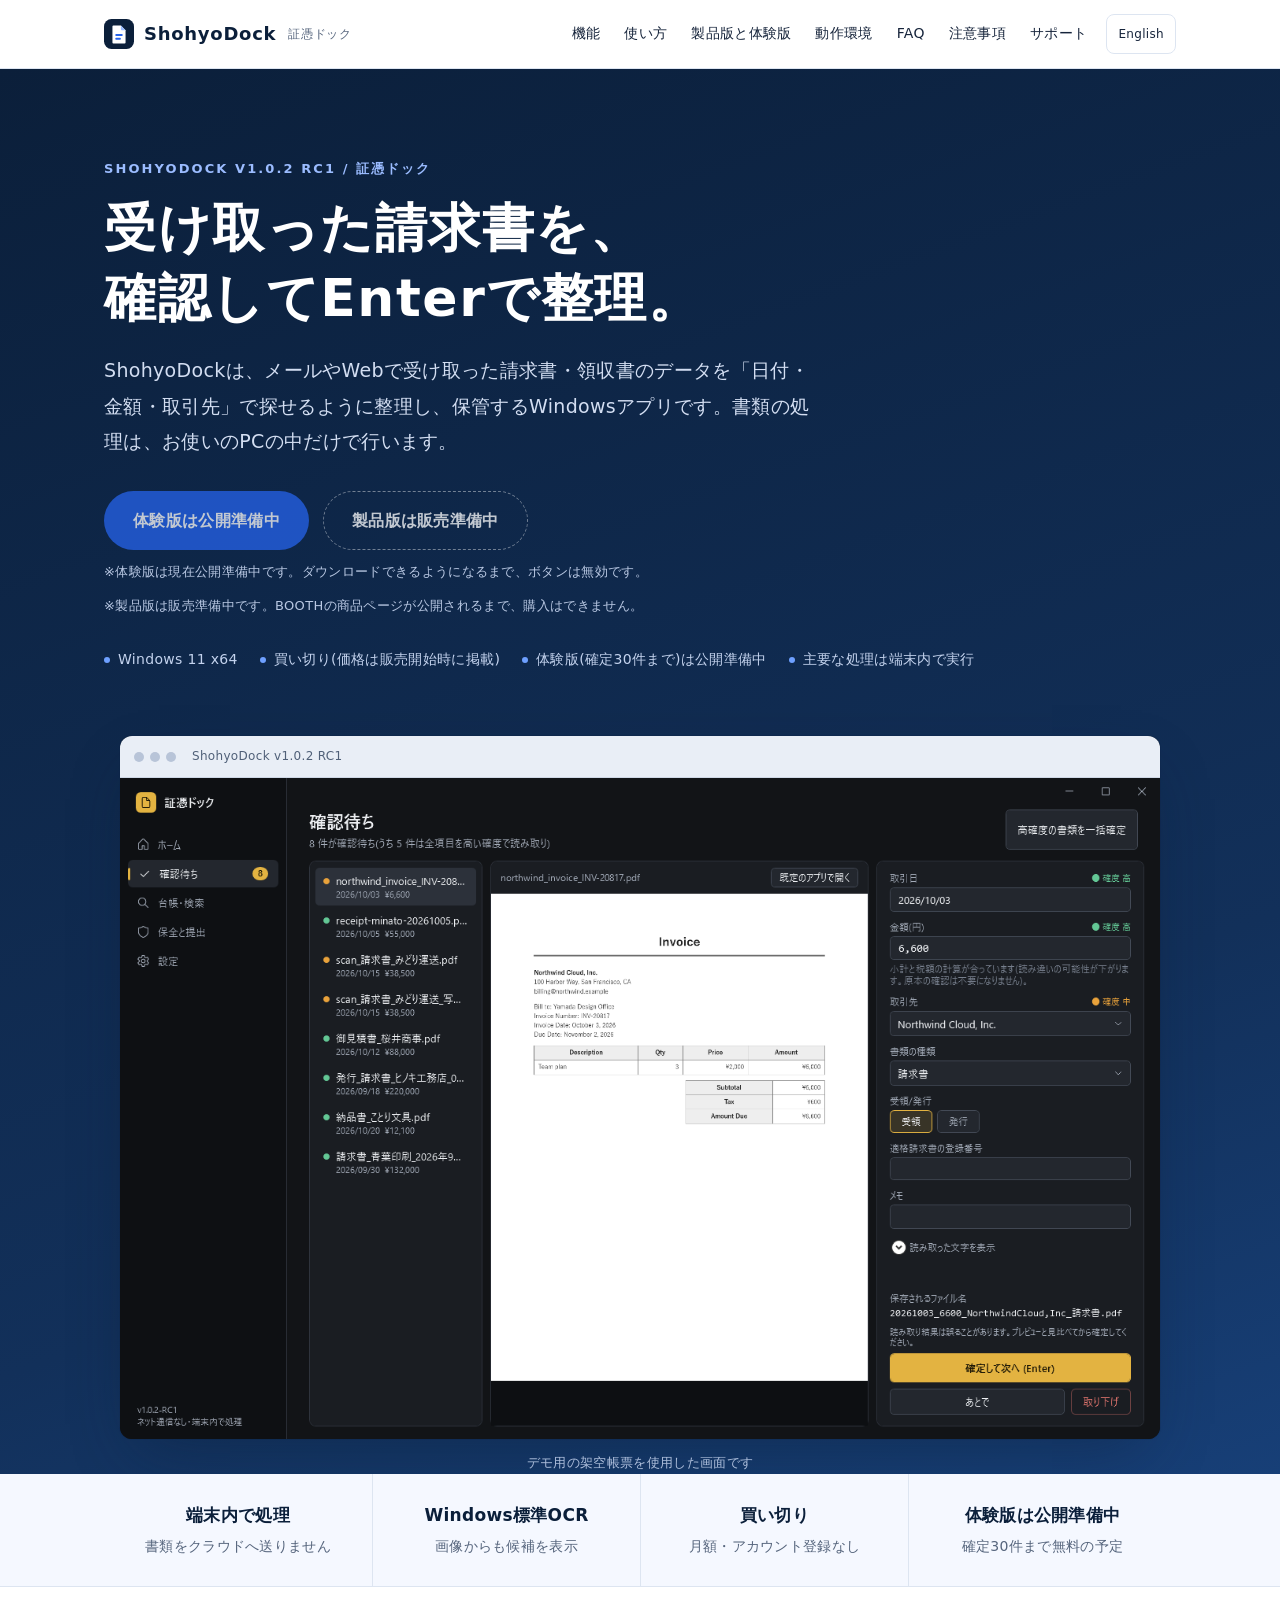
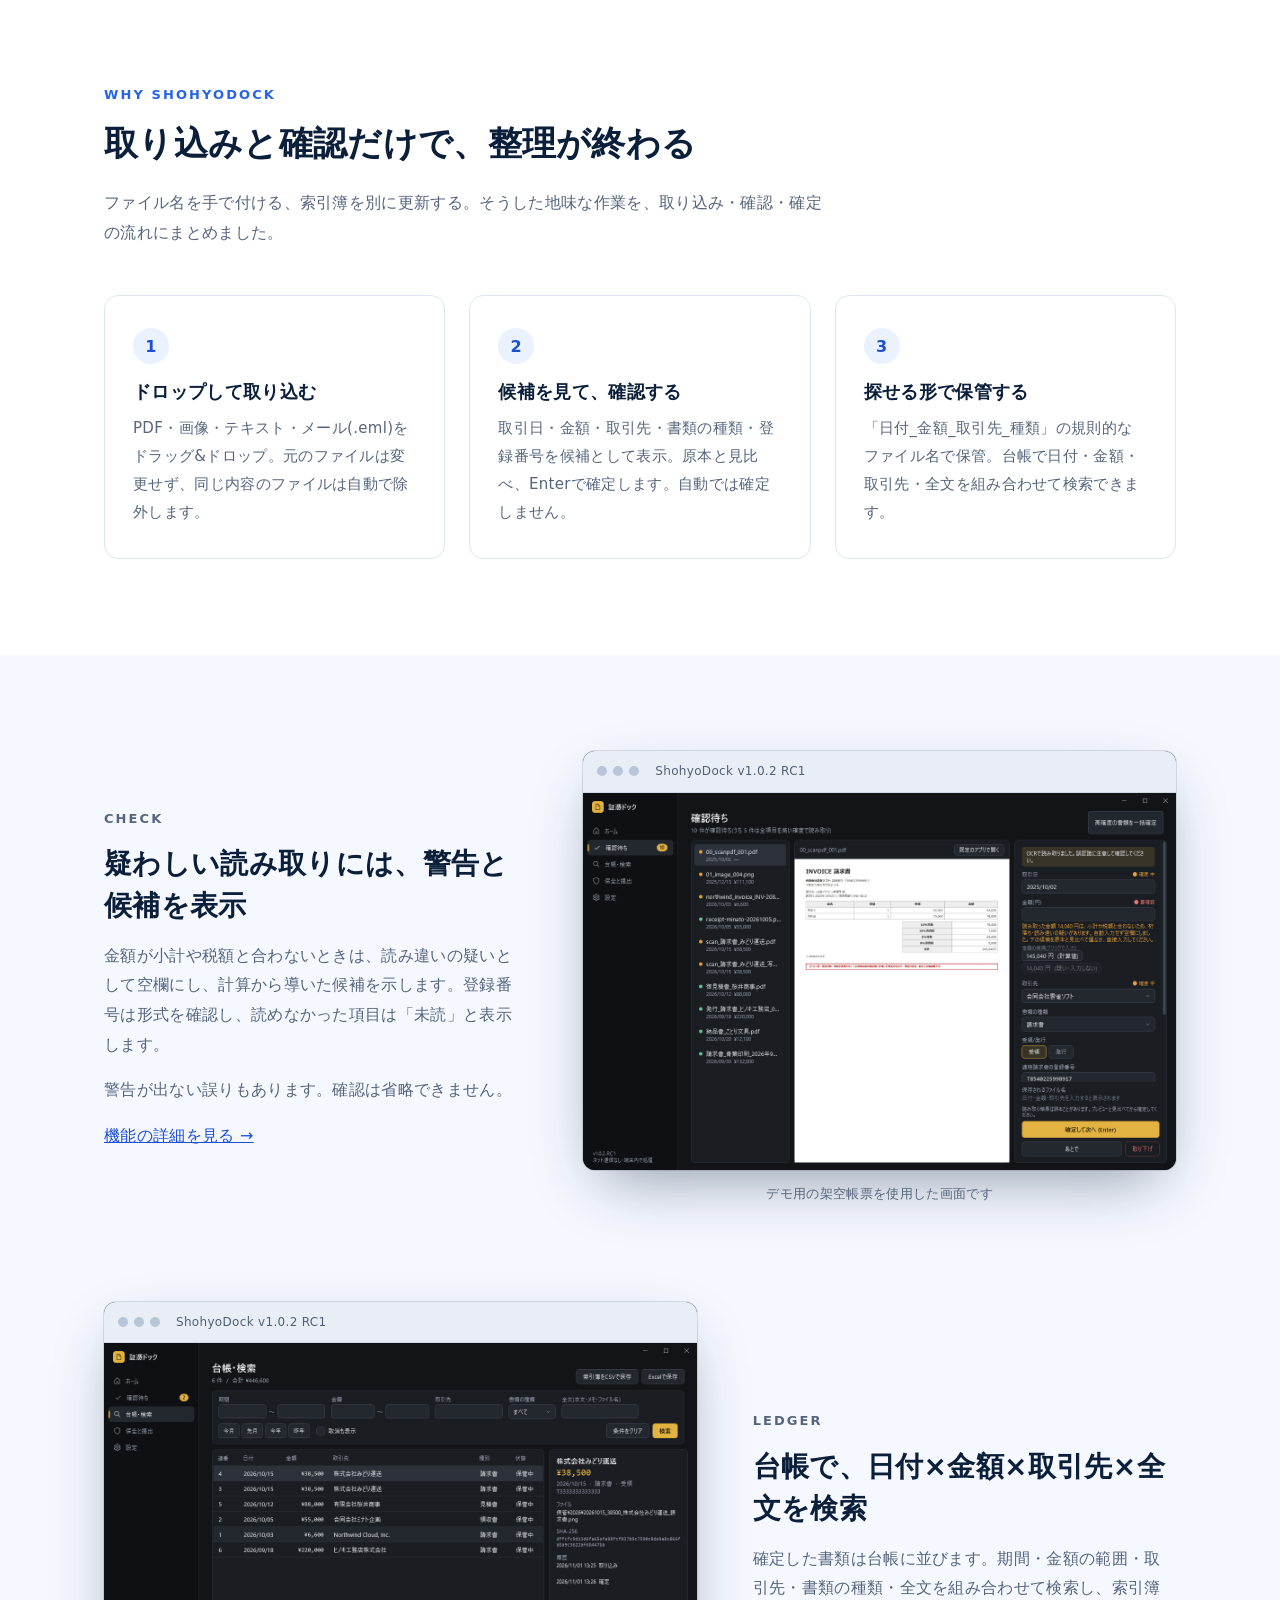
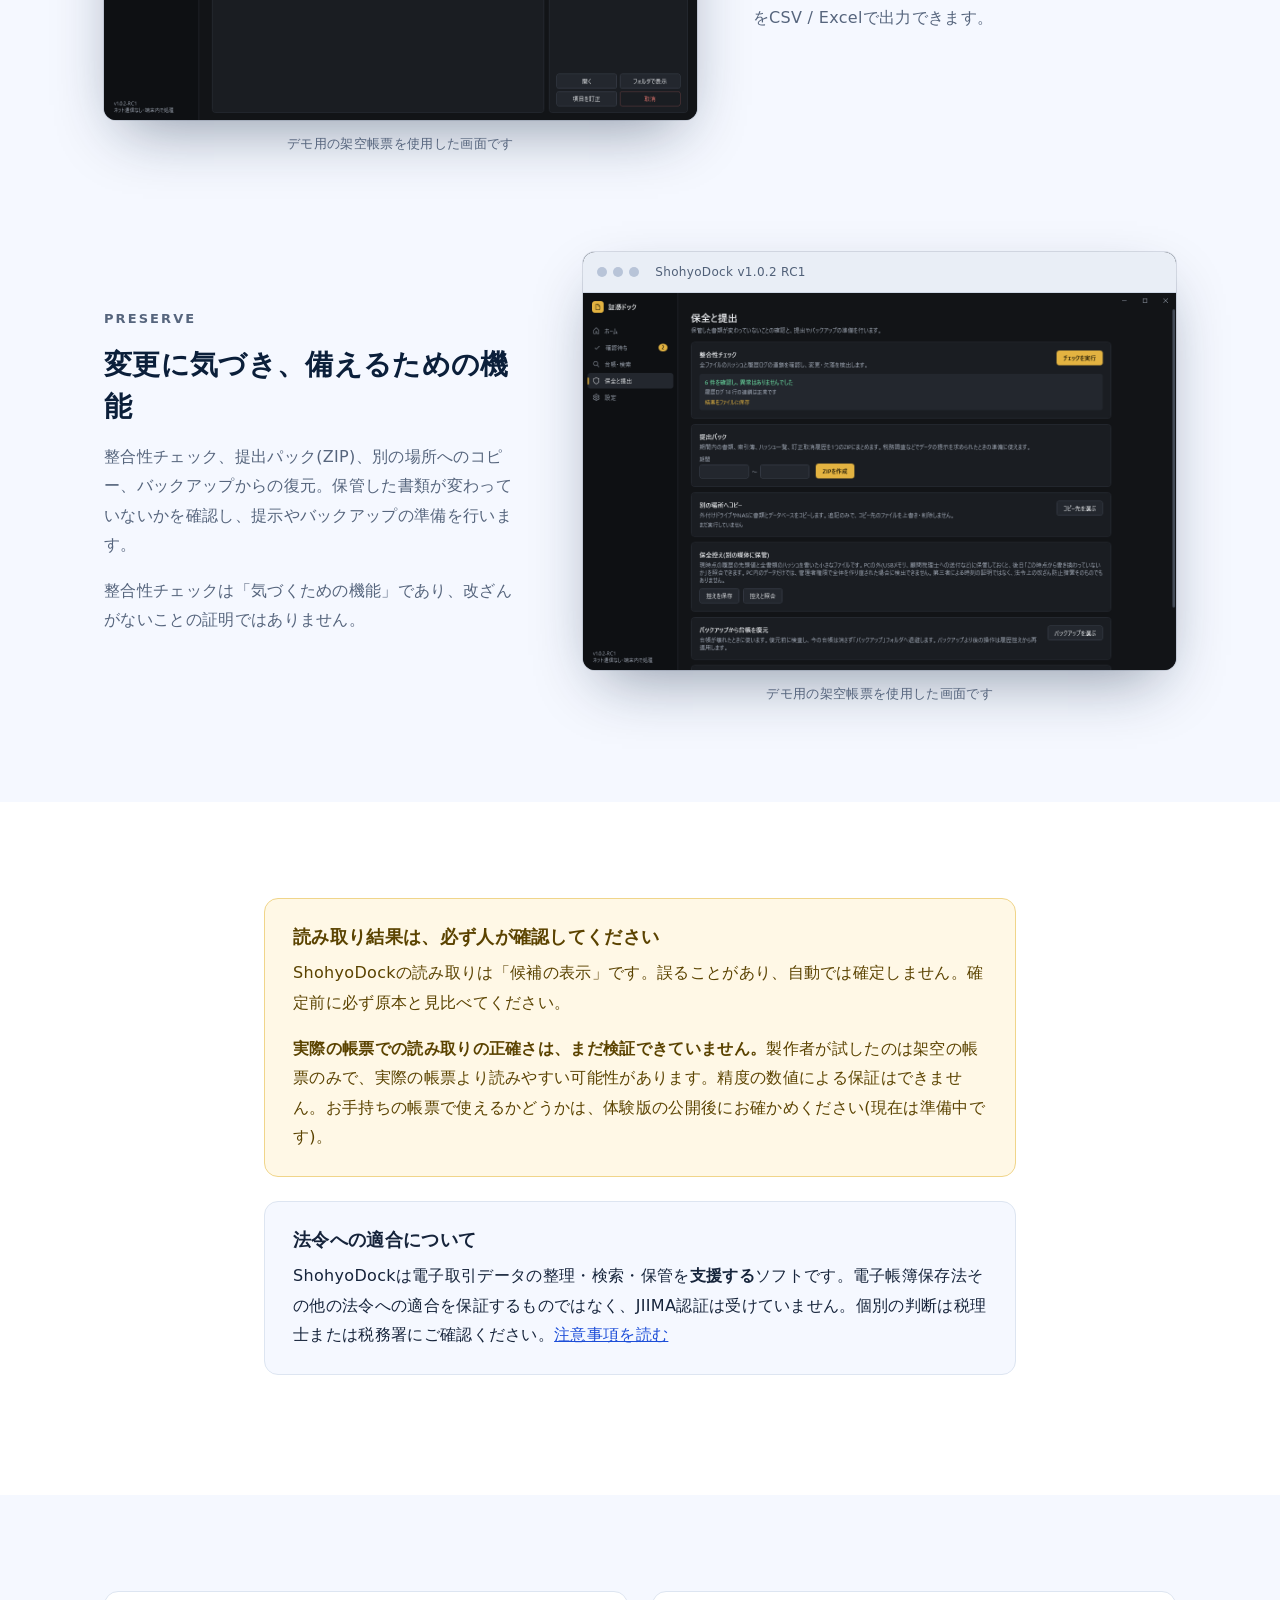
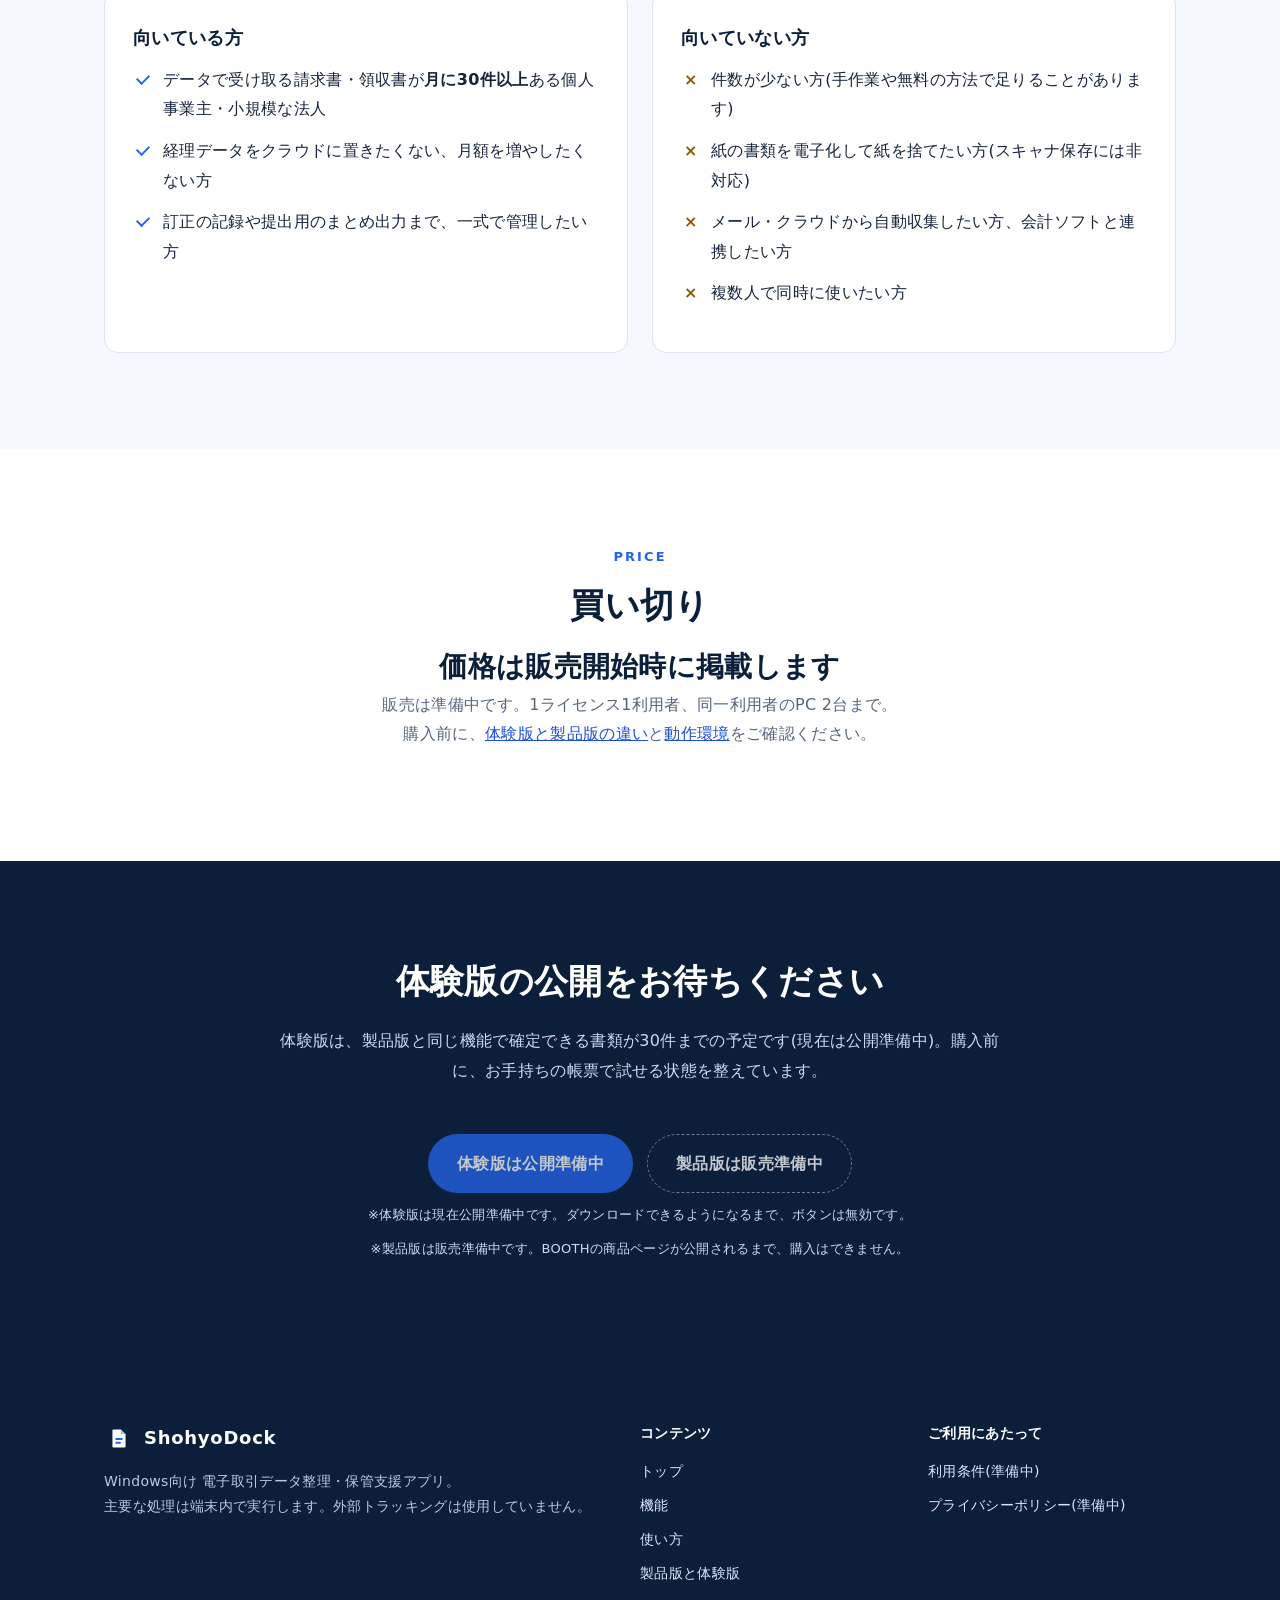
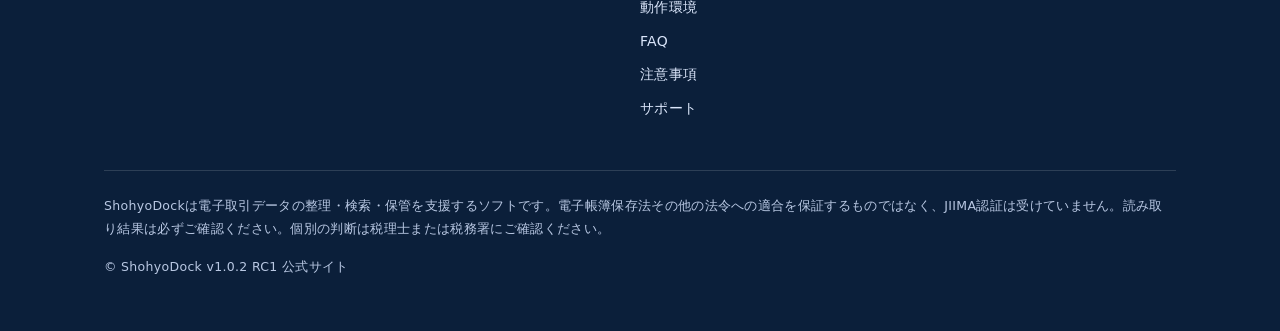
<file: index.html>
<!doctype html>
<html lang="ja" data-root="">
<head>
<meta charset="utf-8">
<meta name="viewport" content="width=device-width, initial-scale=1">
<title>ShohyoDock(証憑ドック) | 電子取引データの整理・保管支援アプリ(Windows)</title>
<meta name="description" content="ShohyoDock(証憑ドック)は、受け取った請求書・領収書のデータの整理・検索・保管を支援するWindowsアプリ。買い切り。体験版は公開準備中です。主要な処理は端末内で実行します。">
<meta name="theme-color" content="#0b1f3a">
<meta name="robots" content="index,follow">

<link rel="icon" href="assets/img/favicon.svg" type="image/svg+xml">
<meta property="og:type" content="website">
<meta property="og:site_name" content="ShohyoDock">
<meta property="og:title" content="ShohyoDock(証憑ドック) | 電子取引データの整理・保管支援アプリ(Windows)">
<meta property="og:description" content="ShohyoDock(証憑ドック)は、受け取った請求書・領収書のデータの整理・検索・保管を支援するWindowsアプリ。買い切り。体験版は公開準備中です。主要な処理は端末内で実行します。">
<meta property="og:locale" content="ja_JP">
<meta property="og:image" content="assets/img/ogp.png">
<meta property="og:image:width" content="1200">
<meta property="og:image:height" content="630">
<meta property="og:image:alt" content="ShohyoDockの確認画面">

<meta name="twitter:card" content="summary_large_image">
<meta name="twitter:title" content="ShohyoDock(証憑ドック) | 電子取引データの整理・保管支援アプリ(Windows)">
<meta name="twitter:description" content="ShohyoDock(証憑ドック)は、受け取った請求書・領収書のデータの整理・検索・保管を支援するWindowsアプリ。買い切り。体験版は公開準備中です。主要な処理は端末内で実行します。">
<meta name="twitter:image" content="assets/img/ogp.png">
<link rel="stylesheet" href="assets/css/style.css">
<script type="application/ld+json">{"@context":"https://schema.org","@type":"SoftwareApplication","name":"ShohyoDock","alternateName":"証憑ドック","applicationCategory":"BusinessApplication","operatingSystem":"Windows 11 x64","inLanguage":"ja","description":"電子取引データの整理・検索・保管を支援するWindows向けアプリ。"}</script>
</head>
<body>
<a class="skip" href="#main">本文へ移動</a>
<header class="site-header"><div class="wrap">
<a class="brand" href="index.html"><img src="assets/img/favicon.svg" alt="" width="30" height="30">ShohyoDock<small>証憑ドック</small></a>
<button class="menu-btn" type="button" aria-label="メニュー" aria-expanded="false" aria-controls="site-nav"><svg viewBox="0 0 24 24" fill="none" stroke="currentColor" stroke-width="2" stroke-linecap="round"><path d="M4 7h16M4 12h16M4 17h16"/></svg></button>
<nav class="nav" id="site-nav" aria-label="メイン"><a href="features.html">機能</a><a href="how-to.html">使い方</a><a href="compare.html">製品版と体験版</a><a href="requirements.html">動作環境</a><a href="faq.html">FAQ</a><a href="notice.html">注意事項</a><a href="support.html">サポート</a><a class="lang" href="en/index.html" hreflang="en" lang="en">English</a></nav>
</div></header>
<main id="main">

<section class="hero"><div class="wrap">
<p class="eyebrow">ShohyoDock v1.0.2 RC1 / 証憑ドック</p>
<h1>受け取った請求書を、<br>確認してEnterで整理。</h1>
<p class="lead">ShohyoDockは、メールやWebで受け取った請求書・領収書のデータを「日付・金額・取引先」で探せるように整理し、保管するWindowsアプリです。書類の処理は、お使いのPCの中だけで行います。</p>
<div class="cta-row"><a class="btn btn-primary is-disabled" data-trial data-label="体験版をダウンロード" aria-disabled="true">体験版は公開準備中</a><a class="btn btn-ghost is-disabled" data-booth data-label="製品版を購入(BOOTH)" aria-disabled="true">製品版は販売準備中</a></div>
<p class="cta-note" data-trial-note>※体験版は現在公開準備中です。ダウンロードできるようになるまで、ボタンは無効です。</p><p class="cta-note" data-booth-note>※製品版は販売準備中です。BOOTHの商品ページが公開されるまで、購入はできません。</p>
<ul class="hero-meta"><li>Windows 11 x64</li><li>買い切り(価格は販売開始時に掲載)</li><li>体験版(確定30件まで)は公開準備中</li><li>主要な処理は端末内で実行</li></ul>
<div class="hero-shot"><figure class="shot"><div class="shot-frame"><div class="shot-bar"><i></i><i></i><i></i><span>ShohyoDock v1.0.2 RC1</span></div><button type="button" aria-label="画面を拡大して表示"><img src="assets/img/03_inbox_review.png" alt="ShohyoDockの確認待ち画面。左に書類一覧、中央に原本のプレビュー、右に日付・金額・取引先などの読み取り候補が表示されている" width="1320" height="840" decoding="async"></button></div><figcaption>デモ用の架空帳票を使用した画面です</figcaption></figure></div>
</div></section>

<section class="trust" style="padding:0"><div class="wrap"><ul>
<li><b>端末内で処理</b>書類をクラウドへ送りません</li>
<li><b>Windows標準OCR</b>画像からも候補を表示</li>
<li><b>買い切り</b>月額・アカウント登録なし</li>
<li><b>体験版は公開準備中</b>確定30件まで無料の予定</li>
</ul></div></section>

<section><div class="wrap">
<p class="eyebrow">WHY SHOHYODOCK</p>
<h2>取り込みと確認だけで、整理が終わる</h2>
<p class="sec-lead">ファイル名を手で付ける、索引簿を別に更新する。そうした地味な作業を、取り込み・確認・確定の流れにまとめました。</p>
<div class="grid g3">
<div class="card"><span class="num">1</span><h3>ドロップして取り込む</h3><p>PDF・画像・テキスト・メール(.eml)をドラッグ&amp;ドロップ。元のファイルは変更せず、同じ内容のファイルは自動で除外します。</p></div>
<div class="card"><span class="num">2</span><h3>候補を見て、確認する</h3><p>取引日・金額・取引先・書類の種類・登録番号を候補として表示。原本と見比べ、Enterで確定します。自動では確定しません。</p></div>
<div class="card"><span class="num">3</span><h3>探せる形で保管する</h3><p>「日付_金額_取引先_種類」の規則的なファイル名で保管。台帳で日付・金額・取引先・全文を組み合わせて検索できます。</p></div>
</div></div></section>

<section class="tint"><div class="wrap">
<div class="row">
<div class="row-text"><p class="eyebrow">CHECK</p><h3>疑わしい読み取りには、警告と候補を表示</h3>
<p>金額が小計や税額と合わないときは、読み違いの疑いとして空欄にし、計算から導いた候補を示します。登録番号は形式を確認し、読めなかった項目は「未読」と表示します。</p>
<p>警告が出ない誤りもあります。確認は省略できません。</p>
<a href="features.html">機能の詳細を見る →</a></div>
<figure class="shot"><div class="shot-frame"><div class="shot-bar"><i></i><i></i><i></i><span>ShohyoDock v1.0.2 RC1</span></div><button type="button" aria-label="画面を拡大して表示"><img src="assets/img/02_inbox_warning.png" alt="金額が小計や税額と合わないため空欄になり、計算値の候補ボタンが表示されている確認待ち画面" width="1320" height="840" loading="lazy" decoding="async"></button></div><figcaption>デモ用の架空帳票を使用した画面です</figcaption></figure>
</div>
<div class="row rev">
<div class="row-text"><p class="eyebrow">LEDGER</p><h3>台帳で、日付×金額×取引先×全文を検索</h3>
<p>確定した書類は台帳に並びます。期間・金額の範囲・取引先・書類の種類・全文を組み合わせて検索し、索引簿をCSV / Excelで出力できます。</p></div>
<figure class="shot"><div class="shot-frame"><div class="shot-bar"><i></i><i></i><i></i><span>ShohyoDock v1.0.2 RC1</span></div><button type="button" aria-label="画面を拡大して表示"><img src="assets/img/04_ledger.png" alt="台帳・検索画面。期間・金額・取引先などの検索条件と、確定済み書類の一覧、選択した書類の詳細が表示されている" width="1320" height="840" loading="lazy" decoding="async"></button></div><figcaption>デモ用の架空帳票を使用した画面です</figcaption></figure>
</div>
<div class="row">
<div class="row-text"><p class="eyebrow">PRESERVE</p><h3>変更に気づき、備えるための機能</h3>
<p>整合性チェック、提出パック(ZIP)、別の場所へのコピー、バックアップからの復元。保管した書類が変わっていないかを確認し、提示やバックアップの準備を行います。</p>
<p>整合性チェックは「気づくための機能」であり、改ざんがないことの証明ではありません。</p></div>
<figure class="shot"><div class="shot-frame"><div class="shot-bar"><i></i><i></i><i></i><span>ShohyoDock v1.0.2 RC1</span></div><button type="button" aria-label="画面を拡大して表示"><img src="assets/img/05_backup_integrity.png" alt="保全と提出画面。整合性チェック、提出パック、別の場所へコピー、保全控え、バックアップから復元の各機能が並んでいる" width="1320" height="840" loading="lazy" decoding="async"></button></div><figcaption>デモ用の架空帳票を使用した画面です</figcaption></figure>
</div>
</div></section>

<section><div class="wrap narrow">
<div class="callout warn"><h3>読み取り結果は、必ず人が確認してください</h3><p>ShohyoDockの読み取りは「候補の表示」です。誤ることがあり、自動では確定しません。確定前に必ず原本と見比べてください。</p><p><b>実際の帳票での読み取りの正確さは、まだ検証できていません。</b>製作者が試したのは架空の帳票のみで、実際の帳票より読みやすい可能性があります。精度の数値による保証はできません。お手持ちの帳票で使えるかどうかは、体験版の公開後にお確かめください(現在は準備中です)。</p></div>
<div class="callout"><h3>法令への適合について</h3>
<p>ShohyoDockは電子取引データの整理・検索・保管を<b>支援する</b>ソフトです。電子帳簿保存法その他の法令への適合を保証するものではなく、JIIMA認証は受けていません。個別の判断は税理士または税務署にご確認ください。<a href="notice.html">注意事項を読む</a></p></div>
</div></section>

<section class="tint"><div class="wrap">
<div class="grid g2">
<div class="card"><h3>向いている方</h3><ul class="checks" style="margin-top:14px">
<li>データで受け取る請求書・領収書が<b>月に30件以上</b>ある個人事業主・小規模な法人</li>
<li>経理データをクラウドに置きたくない、月額を増やしたくない方</li>
<li>訂正の記録や提出用のまとめ出力まで、一式で管理したい方</li></ul></div>
<div class="card"><h3>向いていない方</h3><ul class="crosses" style="margin-top:14px">
<li>件数が少ない方(手作業や無料の方法で足りることがあります)</li>
<li>紙の書類を電子化して紙を捨てたい方(スキャナ保存には非対応)</li>
<li>メール・クラウドから自動収集したい方、会計ソフトと連携したい方</li>
<li>複数人で同時に使いたい方</li></ul></div>
</div></div></section>

<section><div class="wrap narrow" style="text-align:center">
<p class="eyebrow">PRICE</p>
<h2>買い切り</h2>
<p class="price" style="font-size:28px">価格は販売開始時に掲載します</p>
<p style="color:var(--muted)">販売は準備中です。1ライセンス1利用者、同一利用者のPC 2台まで。<br>購入前に、<a href="compare.html">体験版と製品版の違い</a>と<a href="requirements.html">動作環境</a>をご確認ください。</p>
</div></section>
<section class="navy cta-band"><div class="wrap"><h2>体験版の公開をお待ちください</h2><p class="sec-lead">体験版は、製品版と同じ機能で確定できる書類が30件までの予定です(現在は公開準備中)。購入前に、お手持ちの帳票で試せる状態を整えています。</p><div class="cta-row"><a class="btn btn-primary is-disabled" data-trial data-label="体験版をダウンロード" aria-disabled="true">体験版は公開準備中</a><a class="btn btn-ghost is-disabled" data-booth data-label="製品版を購入(BOOTH)" aria-disabled="true">製品版は販売準備中</a></div><p class="cta-note" data-trial-note>※体験版は現在公開準備中です。ダウンロードできるようになるまで、ボタンは無効です。</p><p class="cta-note" data-booth-note>※製品版は販売準備中です。BOOTHの商品ページが公開されるまで、購入はできません。</p></div></section>

</main>
<footer class="site-footer"><div class="wrap">
<div class="foot-grid">
<div><a class="brand" href="index.html" style="color:#fff"><img src="assets/img/favicon.svg" alt="" width="30" height="30">ShohyoDock</a><p style="margin-top:14px">Windows向け 電子取引データ整理・保管支援アプリ。<br>主要な処理は端末内で実行します。外部トラッキングは使用していません。</p></div>
<div><h4>コンテンツ</h4><ul><li><a href="index.html">トップ</a></li><li><a href="features.html">機能</a></li><li><a href="how-to.html">使い方</a></li><li><a href="compare.html">製品版と体験版</a></li><li><a href="requirements.html">動作環境</a></li><li><a href="faq.html">FAQ</a></li><li><a href="notice.html">注意事項</a></li><li><a href="support.html">サポート</a></li></ul></div>
<div><h4>ご利用にあたって</h4><ul><li><a href="terms.html">利用条件(準備中)</a></li><li><a href="privacy.html">プライバシーポリシー(準備中)</a></li></ul></div>
</div>
<p class="foot-note">ShohyoDockは電子取引データの整理・検索・保管を支援するソフトです。電子帳簿保存法その他の法令への適合を保証するものではなく、JIIMA認証は受けていません。読み取り結果は必ずご確認ください。個別の判断は税理士または税務署にご確認ください。</p>
<p class="foot-note" style="border:0;padding-top:0">&copy; ShohyoDock v1.0.2 RC1 公式サイト</p>
</div></footer>
<script src="config.js"></script>
<script src="assets/js/main.js"></script>
</body>
</html>
</file>
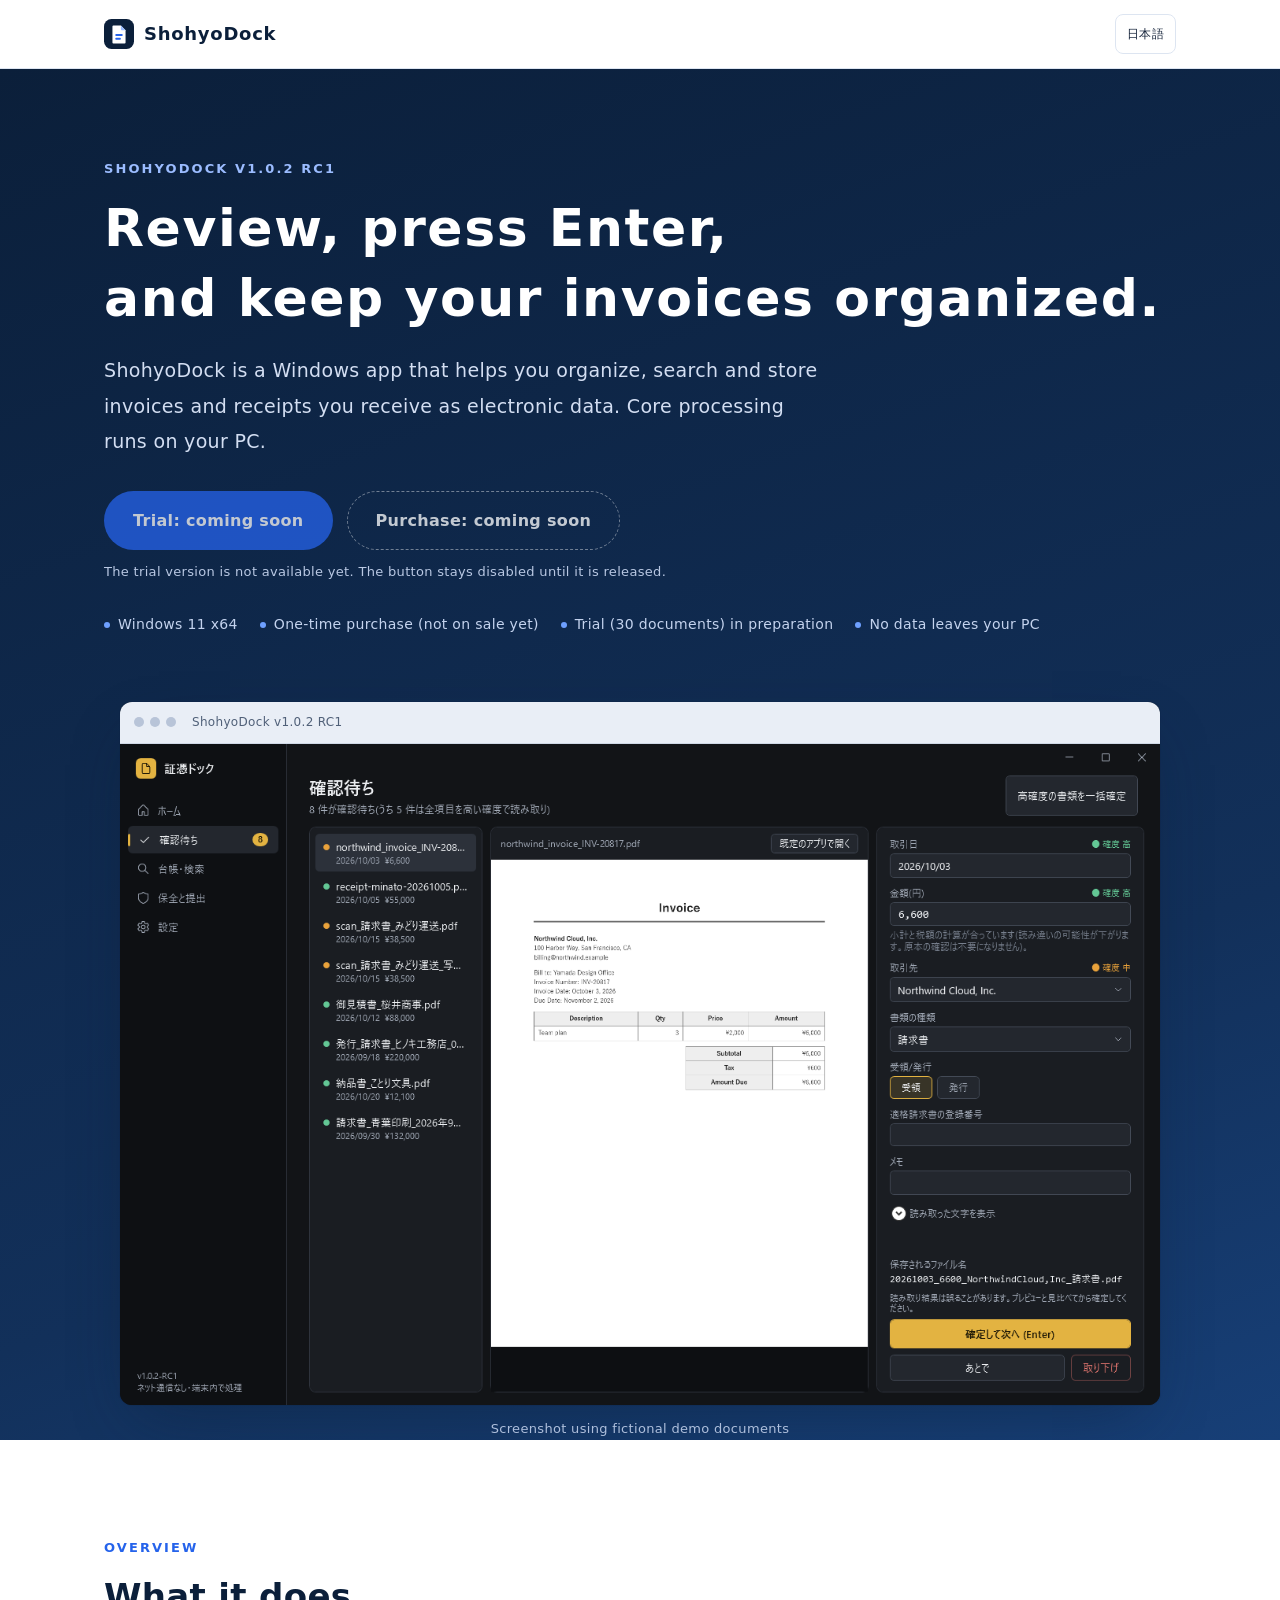
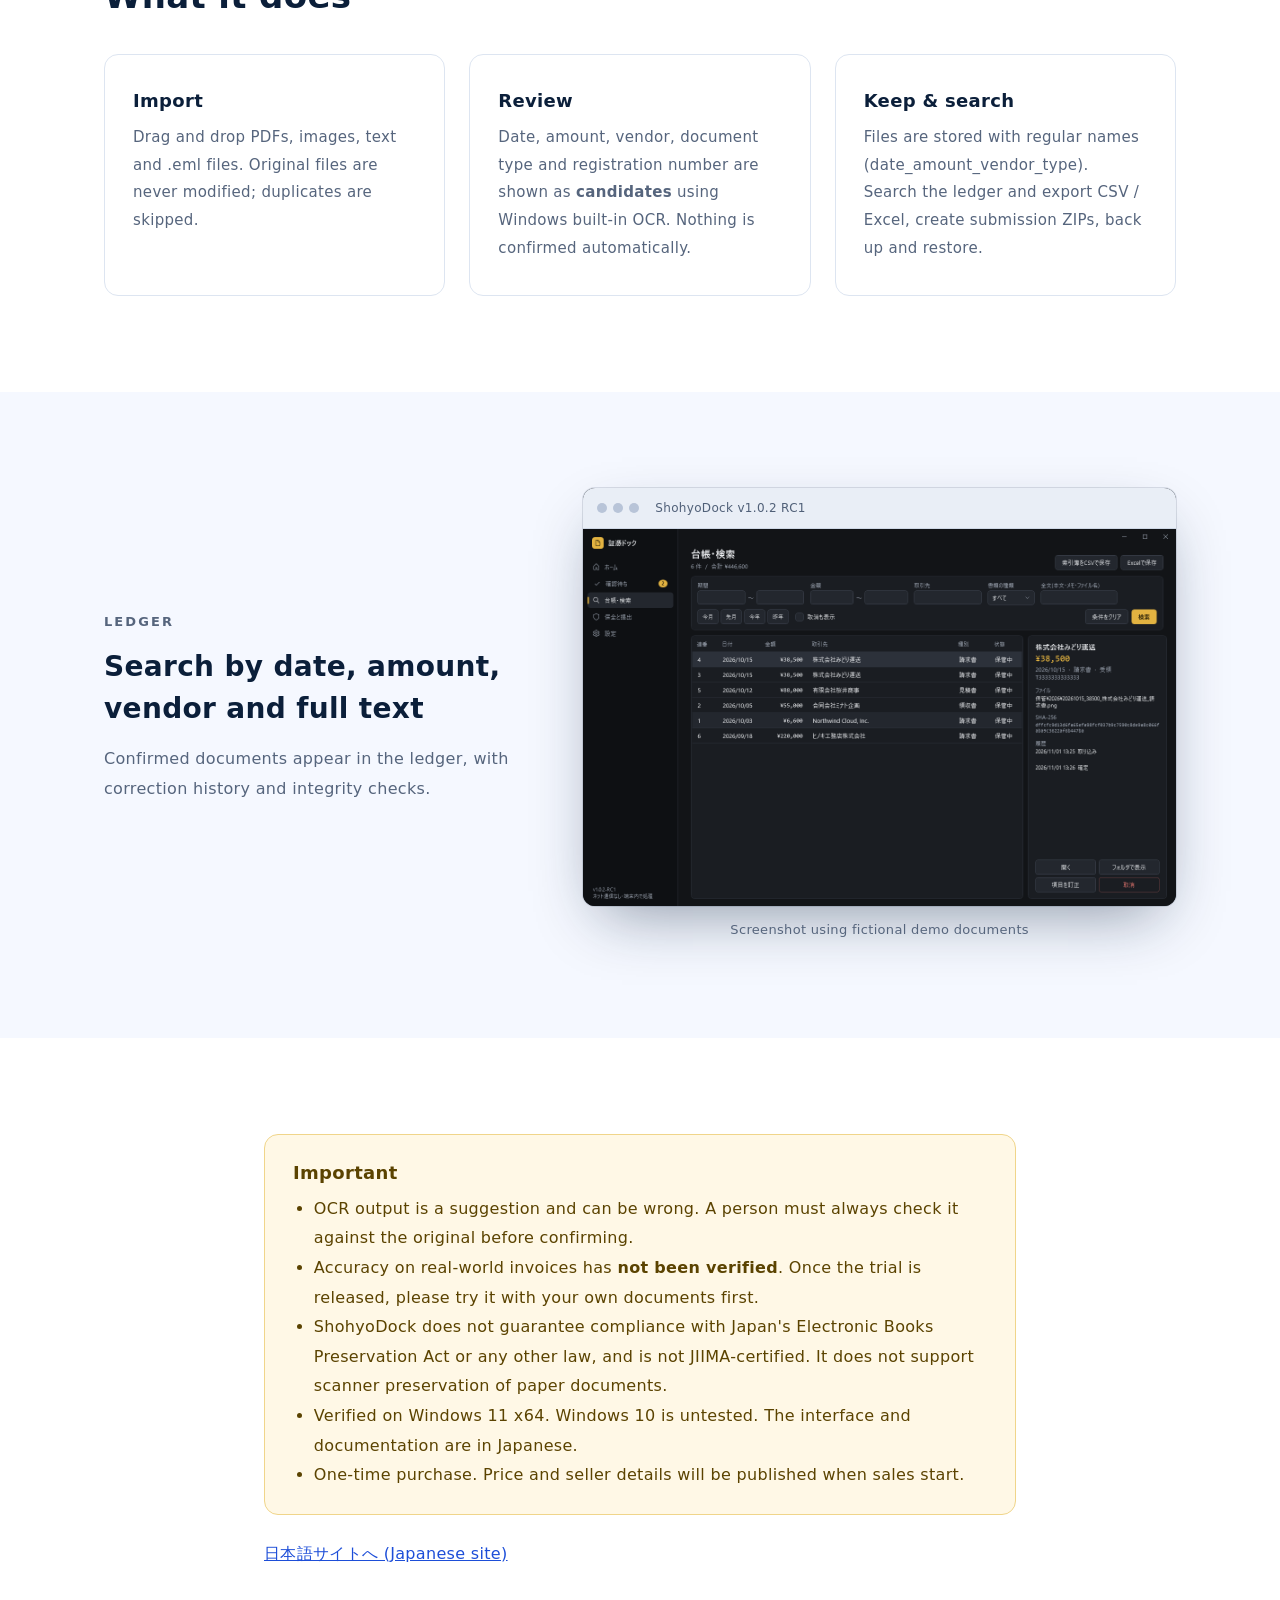
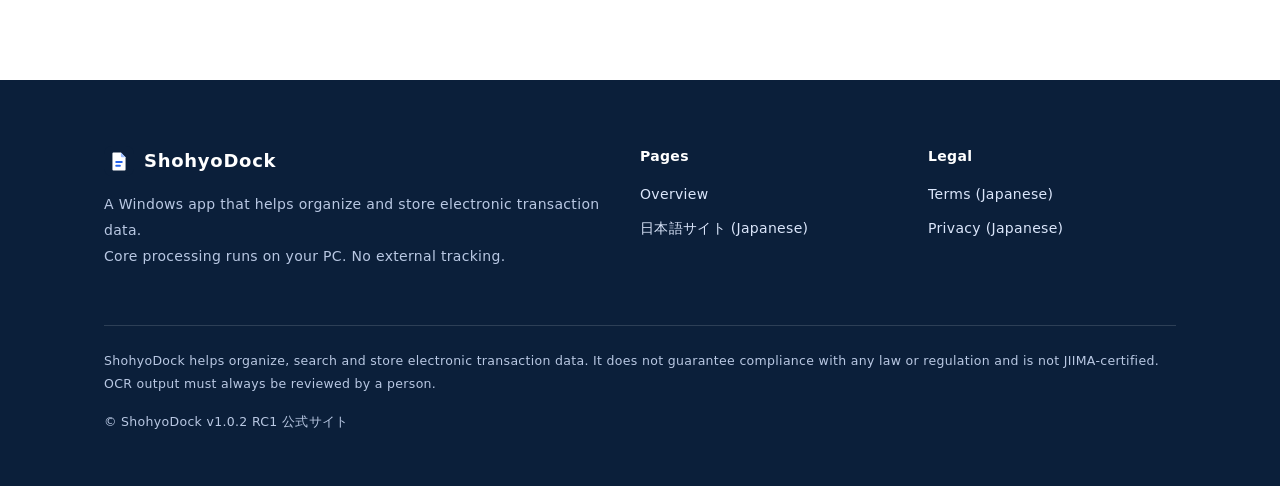
<file: en/index.html>
<!doctype html>
<html lang="en" data-root="../">
<head>
<meta charset="utf-8">
<meta name="viewport" content="width=device-width, initial-scale=1">
<title>ShohyoDock - Organize and store electronic invoices on Windows</title>
<meta name="description" content="ShohyoDock is a Windows app that helps organize, search and store invoices and receipts received as electronic data. OCR output must be reviewed by a person. One-time purchase and a trial version are in preparation.">
<meta name="theme-color" content="#0b1f3a">
<meta name="robots" content="index,follow">

<link rel="icon" href="../assets/img/favicon.svg" type="image/svg+xml">
<meta property="og:type" content="website">
<meta property="og:site_name" content="ShohyoDock">
<meta property="og:title" content="ShohyoDock - Organize and store electronic invoices on Windows">
<meta property="og:description" content="ShohyoDock is a Windows app that helps organize, search and store invoices and receipts received as electronic data. OCR output must be reviewed by a person. One-time purchase and a trial version are in preparation.">
<meta property="og:locale" content="en_US">
<meta property="og:image" content="../assets/img/ogp.png">
<meta property="og:image:width" content="1200">
<meta property="og:image:height" content="630">
<meta property="og:image:alt" content="ShohyoDockの確認画面">

<meta name="twitter:card" content="summary_large_image">
<meta name="twitter:title" content="ShohyoDock - Organize and store electronic invoices on Windows">
<meta name="twitter:description" content="ShohyoDock is a Windows app that helps organize, search and store invoices and receipts received as electronic data. OCR output must be reviewed by a person. One-time purchase and a trial version are in preparation.">
<meta name="twitter:image" content="../assets/img/ogp.png">
<link rel="stylesheet" href="../assets/css/style.css">

</head>
<body>
<a class="skip" href="#main">Skip to content</a>
<header class="site-header"><div class="wrap">
<a class="brand" href="index.html"><img src="../assets/img/favicon.svg" alt="" width="30" height="30">ShohyoDock<small></small></a>
<button class="menu-btn" type="button" aria-label="メニュー" aria-expanded="false" aria-controls="site-nav"><svg viewBox="0 0 24 24" fill="none" stroke="currentColor" stroke-width="2" stroke-linecap="round"><path d="M4 7h16M4 12h16M4 17h16"/></svg></button>
<nav class="nav" id="site-nav" aria-label="メイン"><a class="lang" href="../index.html" hreflang="ja" lang="ja">日本語</a></nav>
</div></header>
<main id="main">

<section class="hero"><div class="wrap">
<p class="eyebrow">ShohyoDock v1.0.2 RC1</p>
<h1>Review, press Enter,<br>and keep your invoices organized.</h1>
<p class="lead">ShohyoDock is a Windows app that helps you organize, search and store invoices and receipts you receive as electronic data. Core processing runs on your PC.</p>
<div class="cta-row"><a class="btn btn-primary is-disabled" data-trial data-label="Download the trial" aria-disabled="true">Trial: coming soon</a>
<a class="btn btn-ghost is-disabled" data-booth data-label="Buy on BOOTH" aria-disabled="true">Purchase: coming soon</a></div>
<p class="cta-note" data-trial-note>The trial version is not available yet. The button stays disabled until it is released.</p>
<ul class="hero-meta"><li>Windows 11 x64</li><li>One-time purchase (not on sale yet)</li><li>Trial (30 documents) in preparation</li><li>No data leaves your PC</li></ul>
<div class="hero-shot"><figure class="shot"><div class="shot-frame"><div class="shot-bar"><i></i><i></i><i></i><span>ShohyoDock v1.0.2 RC1</span></div><button type="button" aria-label="画面を拡大して表示"><img src="../assets/img/03_inbox_review.png" alt="ShohyoDock review screen with document list, preview and extracted candidates" width="1320" height="840" decoding="async"></button></div><figcaption>Screenshot using fictional demo documents</figcaption></figure></div>
</div></section>
<section><div class="wrap">
<p class="eyebrow">OVERVIEW</p><h2>What it does</h2>
<div class="grid g3" style="margin-top:32px">
<div class="card"><h3>Import</h3><p>Drag and drop PDFs, images, text and .eml files. Original files are never modified; duplicates are skipped.</p></div>
<div class="card"><h3>Review</h3><p>Date, amount, vendor, document type and registration number are shown as <b>candidates</b> using Windows built-in OCR. Nothing is confirmed automatically.</p></div>
<div class="card"><h3>Keep &amp; search</h3><p>Files are stored with regular names (date_amount_vendor_type). Search the ledger and export CSV / Excel, create submission ZIPs, back up and restore.</p></div>
</div></div></section>
<section class="tint"><div class="wrap">
<div class="row"><div class="row-text"><p class="eyebrow">LEDGER</p><h3>Search by date, amount, vendor and full text</h3><p>Confirmed documents appear in the ledger, with correction history and integrity checks.</p></div>
<figure class="shot"><div class="shot-frame"><div class="shot-bar"><i></i><i></i><i></i><span>ShohyoDock v1.0.2 RC1</span></div><button type="button" aria-label="画面を拡大して表示"><img src="../assets/img/04_ledger.png" alt="Ledger and search screen" width="1320" height="840" loading="lazy" decoding="async"></button></div><figcaption>Screenshot using fictional demo documents</figcaption></figure></div>
</div></section>
<section><div class="wrap narrow">
<div class="callout warn"><h3>Important</h3><ul>
<li>OCR output is a suggestion and can be wrong. A person must always check it against the original before confirming.</li>
<li>Accuracy on real-world invoices has <b>not been verified</b>. Once the trial is released, please try it with your own documents first.</li>
<li>ShohyoDock does not guarantee compliance with Japan's Electronic Books Preservation Act or any other law, and is not JIIMA-certified. It does not support scanner preservation of paper documents.</li>
<li>Verified on Windows 11 x64. Windows 10 is untested. The interface and documentation are in Japanese.</li>
<li>One-time purchase. Price and seller details will be published when sales start.</li>
</ul></div>
<p><a href="../index.html">日本語サイトへ (Japanese site)</a></p>
</div></section>
</main>
<footer class="site-footer"><div class="wrap">
<div class="foot-grid">
<div><a class="brand" href="index.html" style="color:#fff"><img src="../assets/img/favicon.svg" alt="" width="30" height="30">ShohyoDock</a><p style="margin-top:14px">A Windows app that helps organize and store electronic transaction data.<br>Core processing runs on your PC. No external tracking.</p></div>
<div><h4>Pages</h4><ul><li><a href="index.html">Overview</a></li><li><a href="../index.html">日本語サイト (Japanese)</a></li></ul></div>
<div><h4>Legal</h4><ul><li><a href="../terms.html">Terms (Japanese)</a></li><li><a href="../privacy.html">Privacy (Japanese)</a></li></ul></div>
</div>
<p class="foot-note">ShohyoDock helps organize, search and store electronic transaction data. It does not guarantee compliance with any law or regulation and is not JIIMA-certified. OCR output must always be reviewed by a person.</p>
<p class="foot-note" style="border:0;padding-top:0">&copy; ShohyoDock v1.0.2 RC1 公式サイト</p>
</div></footer>
<script src="../config.js"></script>
<script src="../assets/js/main.js"></script>
</body>
</html>
</file>
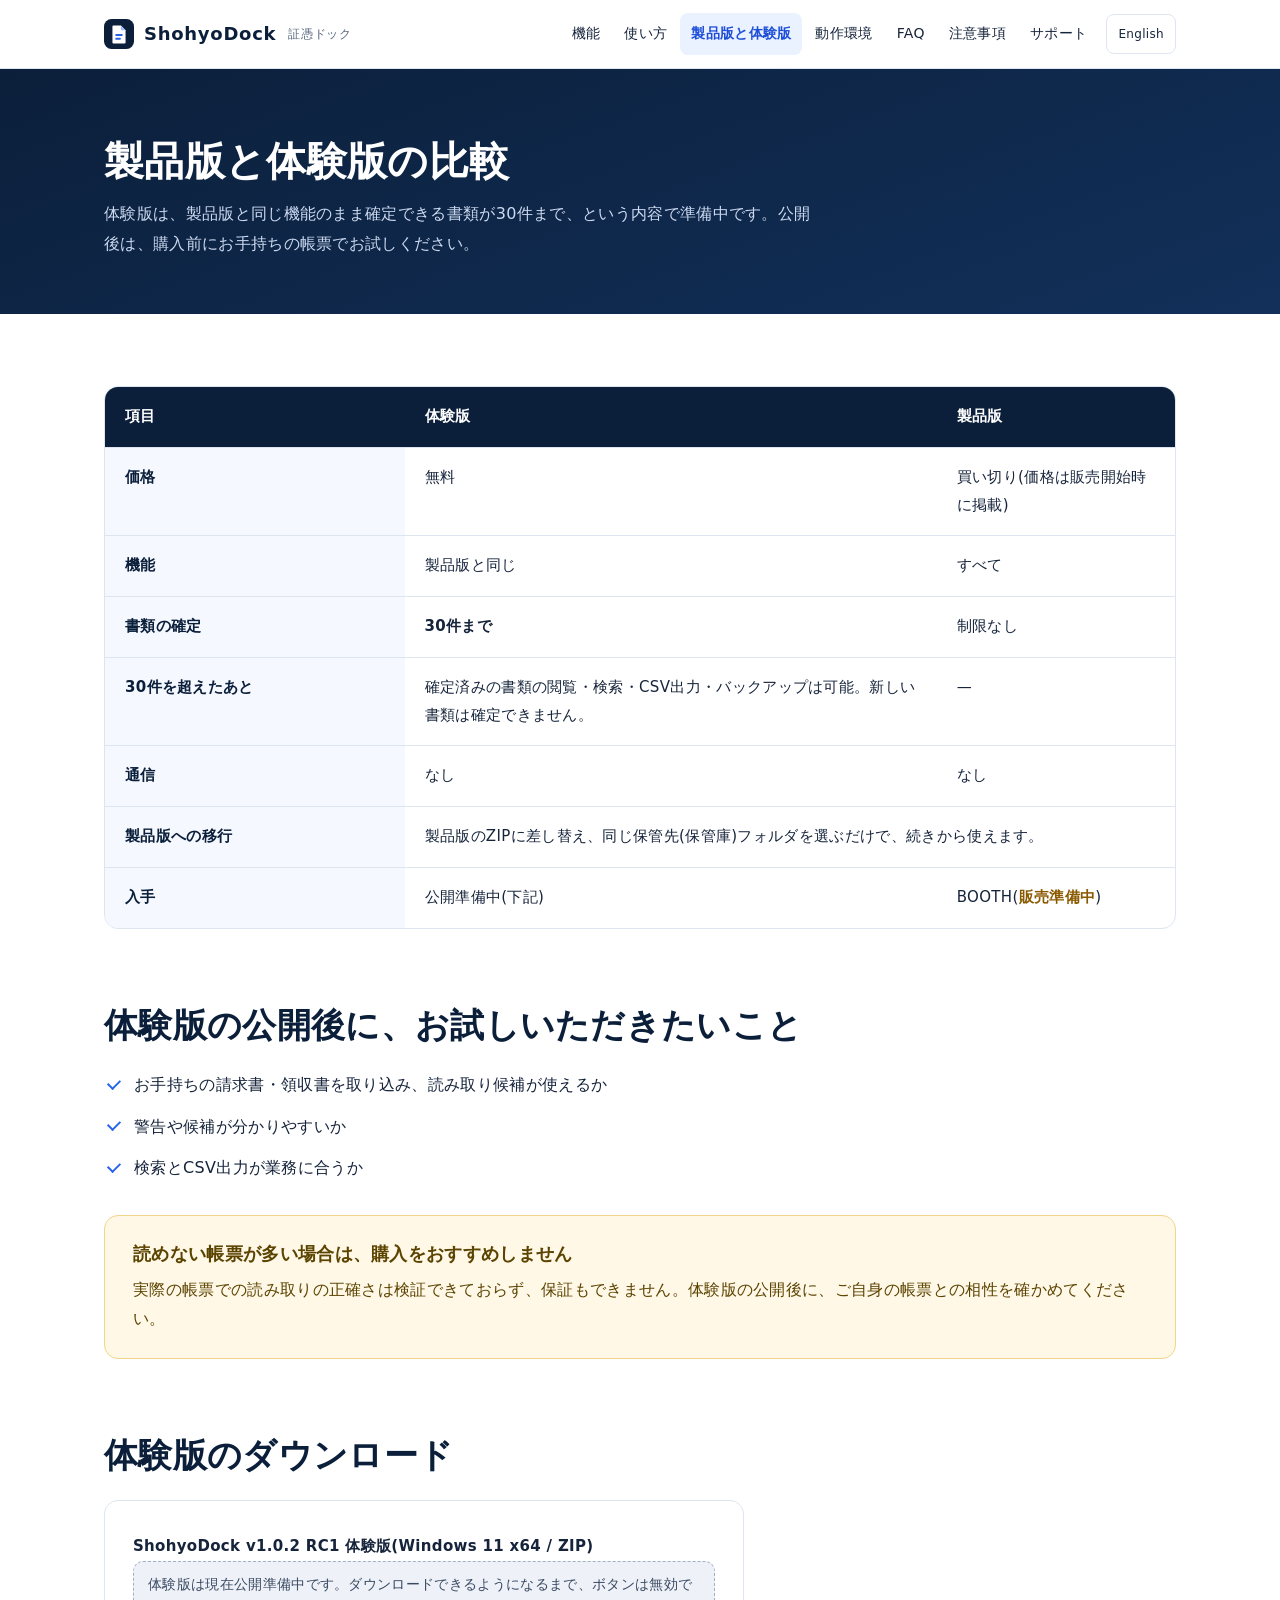
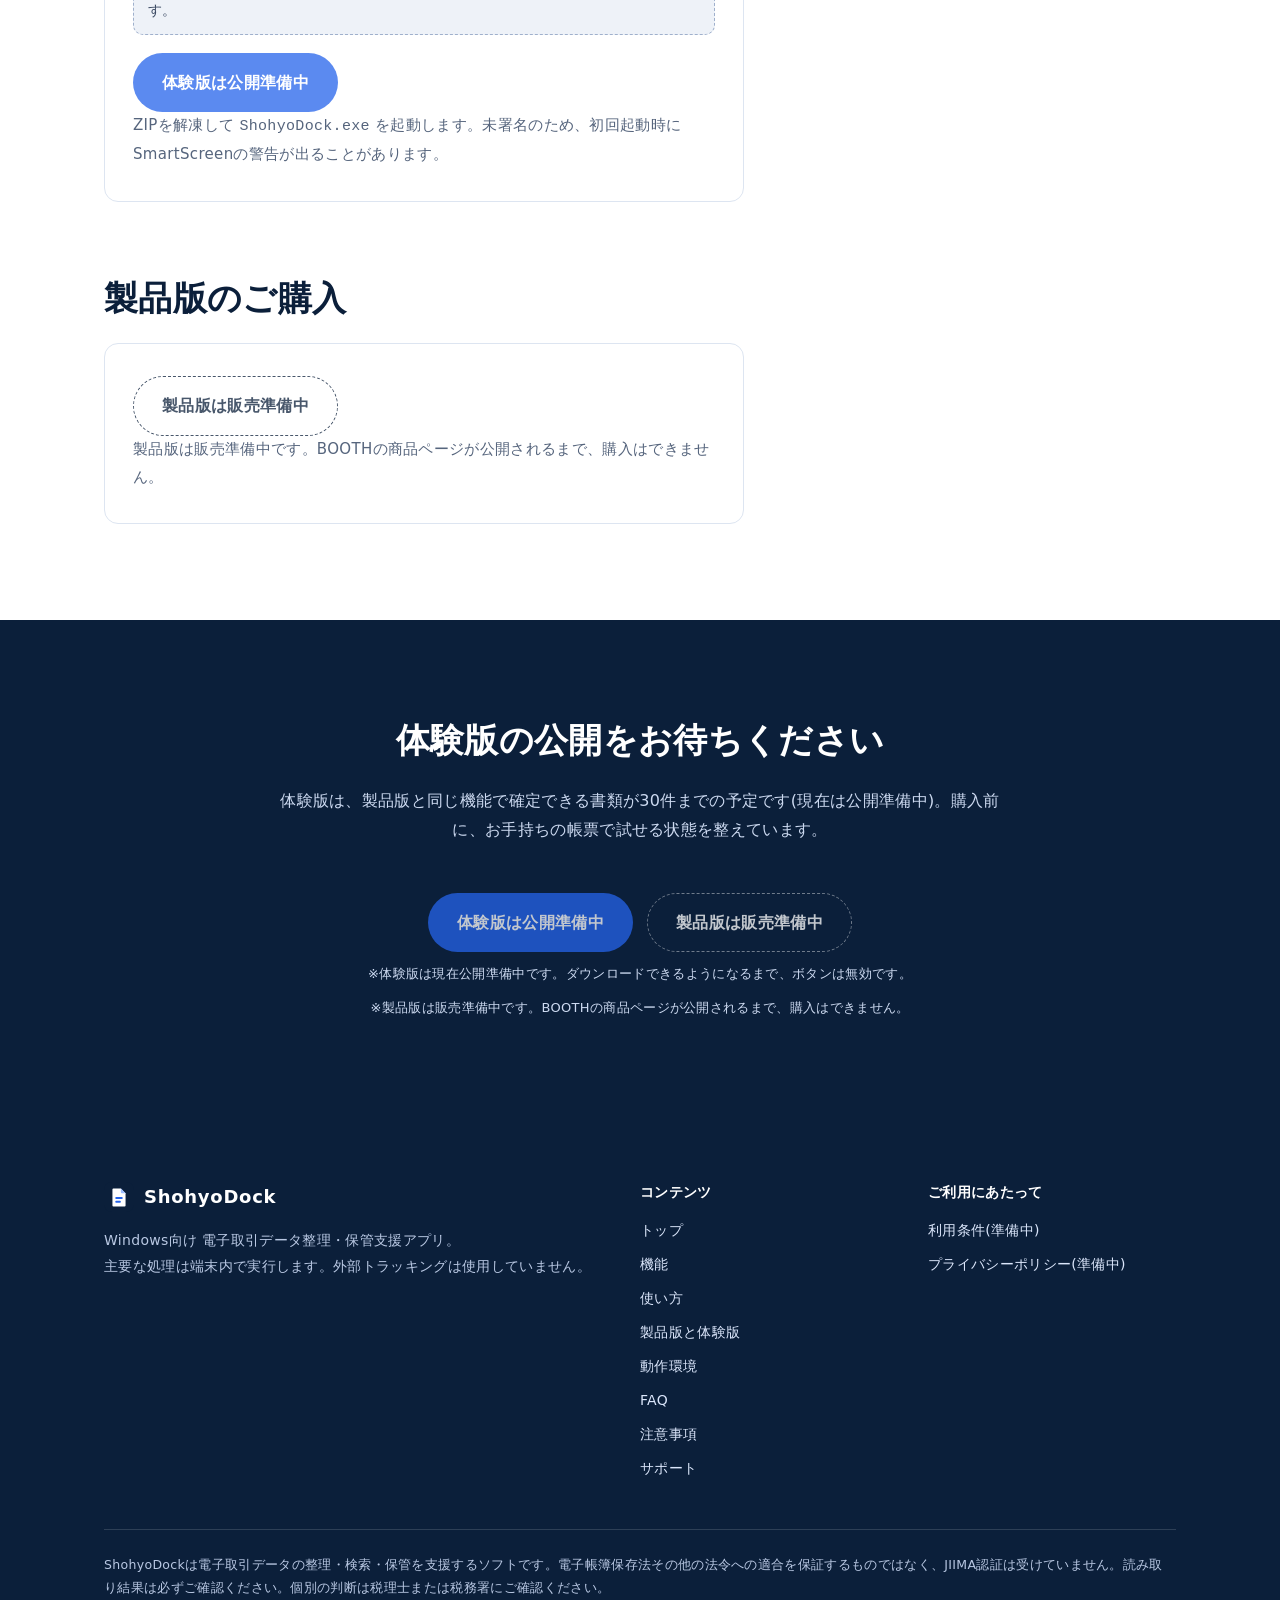
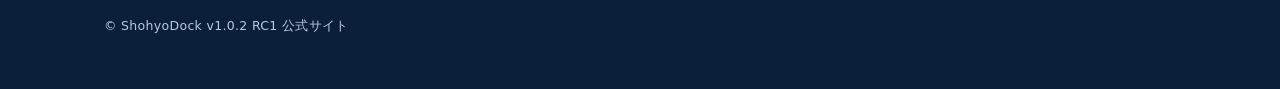
<file: compare.html>
<!doctype html>
<html lang="ja" data-root="">
<head>
<meta charset="utf-8">
<meta name="viewport" content="width=device-width, initial-scale=1">
<title>製品版と体験版の比較 | ShohyoDock(証憑ドック)</title>
<meta name="description" content="ShohyoDockの製品版と体験版の違い。体験版は製品版と同じ機能で、確定できる書類が30件まで。移行は同じ保管先を選ぶだけ。">
<meta name="theme-color" content="#0b1f3a">
<meta name="robots" content="index,follow">

<link rel="icon" href="assets/img/favicon.svg" type="image/svg+xml">
<meta property="og:type" content="website">
<meta property="og:site_name" content="ShohyoDock">
<meta property="og:title" content="製品版と体験版の比較 | ShohyoDock(証憑ドック)">
<meta property="og:description" content="ShohyoDockの製品版と体験版の違い。体験版は製品版と同じ機能で、確定できる書類が30件まで。移行は同じ保管先を選ぶだけ。">
<meta property="og:locale" content="ja_JP">
<meta property="og:image" content="assets/img/ogp.png">
<meta property="og:image:width" content="1200">
<meta property="og:image:height" content="630">
<meta property="og:image:alt" content="ShohyoDockの確認画面">

<meta name="twitter:card" content="summary_large_image">
<meta name="twitter:title" content="製品版と体験版の比較 | ShohyoDock(証憑ドック)">
<meta name="twitter:description" content="ShohyoDockの製品版と体験版の違い。体験版は製品版と同じ機能で、確定できる書類が30件まで。移行は同じ保管先を選ぶだけ。">
<meta name="twitter:image" content="assets/img/ogp.png">
<link rel="stylesheet" href="assets/css/style.css">

</head>
<body>
<a class="skip" href="#main">本文へ移動</a>
<header class="site-header"><div class="wrap">
<a class="brand" href="index.html"><img src="assets/img/favicon.svg" alt="" width="30" height="30">ShohyoDock<small>証憑ドック</small></a>
<button class="menu-btn" type="button" aria-label="メニュー" aria-expanded="false" aria-controls="site-nav"><svg viewBox="0 0 24 24" fill="none" stroke="currentColor" stroke-width="2" stroke-linecap="round"><path d="M4 7h16M4 12h16M4 17h16"/></svg></button>
<nav class="nav" id="site-nav" aria-label="メイン"><a href="features.html">機能</a><a href="how-to.html">使い方</a><a href="compare.html" aria-current="page">製品版と体験版</a><a href="requirements.html">動作環境</a><a href="faq.html">FAQ</a><a href="notice.html">注意事項</a><a href="support.html">サポート</a><a class="lang" href="en/index.html" hreflang="en" lang="en">English</a></nav>
</div></header>
<main id="main">
<header class="page-head"><div class="wrap"><h1>製品版と体験版の比較</h1><p>体験版は、製品版と同じ機能のまま確定できる書類が30件まで、という内容で準備中です。公開後は、購入前にお手持ちの帳票でお試しください。</p></div></header>
<section class="prose-sec"><div class="wrap">
<div class="table-wrap"><table>
<thead><tr><th scope="col">項目</th><th scope="col">体験版</th><th scope="col">製品版</th></tr></thead>
<tbody>
<tr><th scope="row">価格</th><td>無料</td><td>買い切り(価格は販売開始時に掲載)</td></tr>
<tr><th scope="row">機能</th><td>製品版と同じ</td><td>すべて</td></tr>
<tr><th scope="row">書類の確定</th><td><b>30件まで</b></td><td>制限なし</td></tr>
<tr><th scope="row">30件を超えたあと</th><td>確定済みの書類の閲覧・検索・CSV出力・バックアップは可能。新しい書類は確定できません。</td><td>—</td></tr>
<tr><th scope="row">通信</th><td>なし</td><td>なし</td></tr>
<tr><th scope="row">製品版への移行</th><td colspan="2">製品版のZIPに差し替え、同じ保管先(保管庫)フォルダを選ぶだけで、続きから使えます。</td></tr>
<tr><th scope="row">入手</th><td>公開準備中(下記)</td><td>BOOTH(<span class="no">販売準備中</span>)</td></tr>
</tbody></table></div>

<h2 style="margin-top:72px">体験版の公開後に、お試しいただきたいこと</h2>
<ul class="checks">
<li>お手持ちの請求書・領収書を取り込み、読み取り候補が使えるか</li>
<li>警告や候補が分かりやすいか</li>
<li>検索とCSV出力が業務に合うか</li>
</ul>
<div class="callout warn" style="margin-top:32px"><h3>読めない帳票が多い場合は、購入をおすすめしません</h3><p>実際の帳票での読み取りの正確さは検証できておらず、保証もできません。体験版の公開後に、ご自身の帳票との相性を確かめてください。</p></div>

<h2 id="download" style="margin-top:72px;scroll-margin-top:90px">体験版のダウンロード</h2>
<div class="card" style="max-width:640px">
<p style="color:var(--ink)"><b>ShohyoDock v1.0.2 RC1 体験版(Windows 11 x64 / ZIP)</b></p>
<div class="pending" data-trial-note>体験版は現在公開準備中です。ダウンロードできるようになるまで、ボタンは無効です。</div>
<div class="cta-row" style="margin-top:18px"><a class="btn btn-primary is-disabled" data-trial data-label="体験版をダウンロード" aria-disabled="true">体験版は公開準備中</a></div>
<p class="cta-note">ZIPを解凍して <code>ShohyoDock.exe</code> を起動します。未署名のため、初回起動時にSmartScreenの警告が出ることがあります。</p>
</div>

<h2 style="margin-top:72px">製品版のご購入</h2>
<div class="card" style="max-width:640px">
<div class="cta-row"><a class="btn btn-outline is-disabled" data-booth data-label="製品版を購入(BOOTH)" aria-disabled="true">製品版は販売準備中</a></div>
<p class="cta-note" data-booth-note>製品版は販売準備中です。BOOTHの商品ページが公開されるまで、購入はできません。</p>
</div>
</div></section>
<section class="navy cta-band"><div class="wrap"><h2>体験版の公開をお待ちください</h2><p class="sec-lead">体験版は、製品版と同じ機能で確定できる書類が30件までの予定です(現在は公開準備中)。購入前に、お手持ちの帳票で試せる状態を整えています。</p><div class="cta-row"><a class="btn btn-primary is-disabled" data-trial data-label="体験版をダウンロード" aria-disabled="true">体験版は公開準備中</a><a class="btn btn-ghost is-disabled" data-booth data-label="製品版を購入(BOOTH)" aria-disabled="true">製品版は販売準備中</a></div><p class="cta-note" data-trial-note>※体験版は現在公開準備中です。ダウンロードできるようになるまで、ボタンは無効です。</p><p class="cta-note" data-booth-note>※製品版は販売準備中です。BOOTHの商品ページが公開されるまで、購入はできません。</p></div></section>
</main>
<footer class="site-footer"><div class="wrap">
<div class="foot-grid">
<div><a class="brand" href="index.html" style="color:#fff"><img src="assets/img/favicon.svg" alt="" width="30" height="30">ShohyoDock</a><p style="margin-top:14px">Windows向け 電子取引データ整理・保管支援アプリ。<br>主要な処理は端末内で実行します。外部トラッキングは使用していません。</p></div>
<div><h4>コンテンツ</h4><ul><li><a href="index.html">トップ</a></li><li><a href="features.html">機能</a></li><li><a href="how-to.html">使い方</a></li><li><a href="compare.html">製品版と体験版</a></li><li><a href="requirements.html">動作環境</a></li><li><a href="faq.html">FAQ</a></li><li><a href="notice.html">注意事項</a></li><li><a href="support.html">サポート</a></li></ul></div>
<div><h4>ご利用にあたって</h4><ul><li><a href="terms.html">利用条件(準備中)</a></li><li><a href="privacy.html">プライバシーポリシー(準備中)</a></li></ul></div>
</div>
<p class="foot-note">ShohyoDockは電子取引データの整理・検索・保管を支援するソフトです。電子帳簿保存法その他の法令への適合を保証するものではなく、JIIMA認証は受けていません。読み取り結果は必ずご確認ください。個別の判断は税理士または税務署にご確認ください。</p>
<p class="foot-note" style="border:0;padding-top:0">&copy; ShohyoDock v1.0.2 RC1 公式サイト</p>
</div></footer>
<script src="config.js"></script>
<script src="assets/js/main.js"></script>
</body>
</html>
</file>
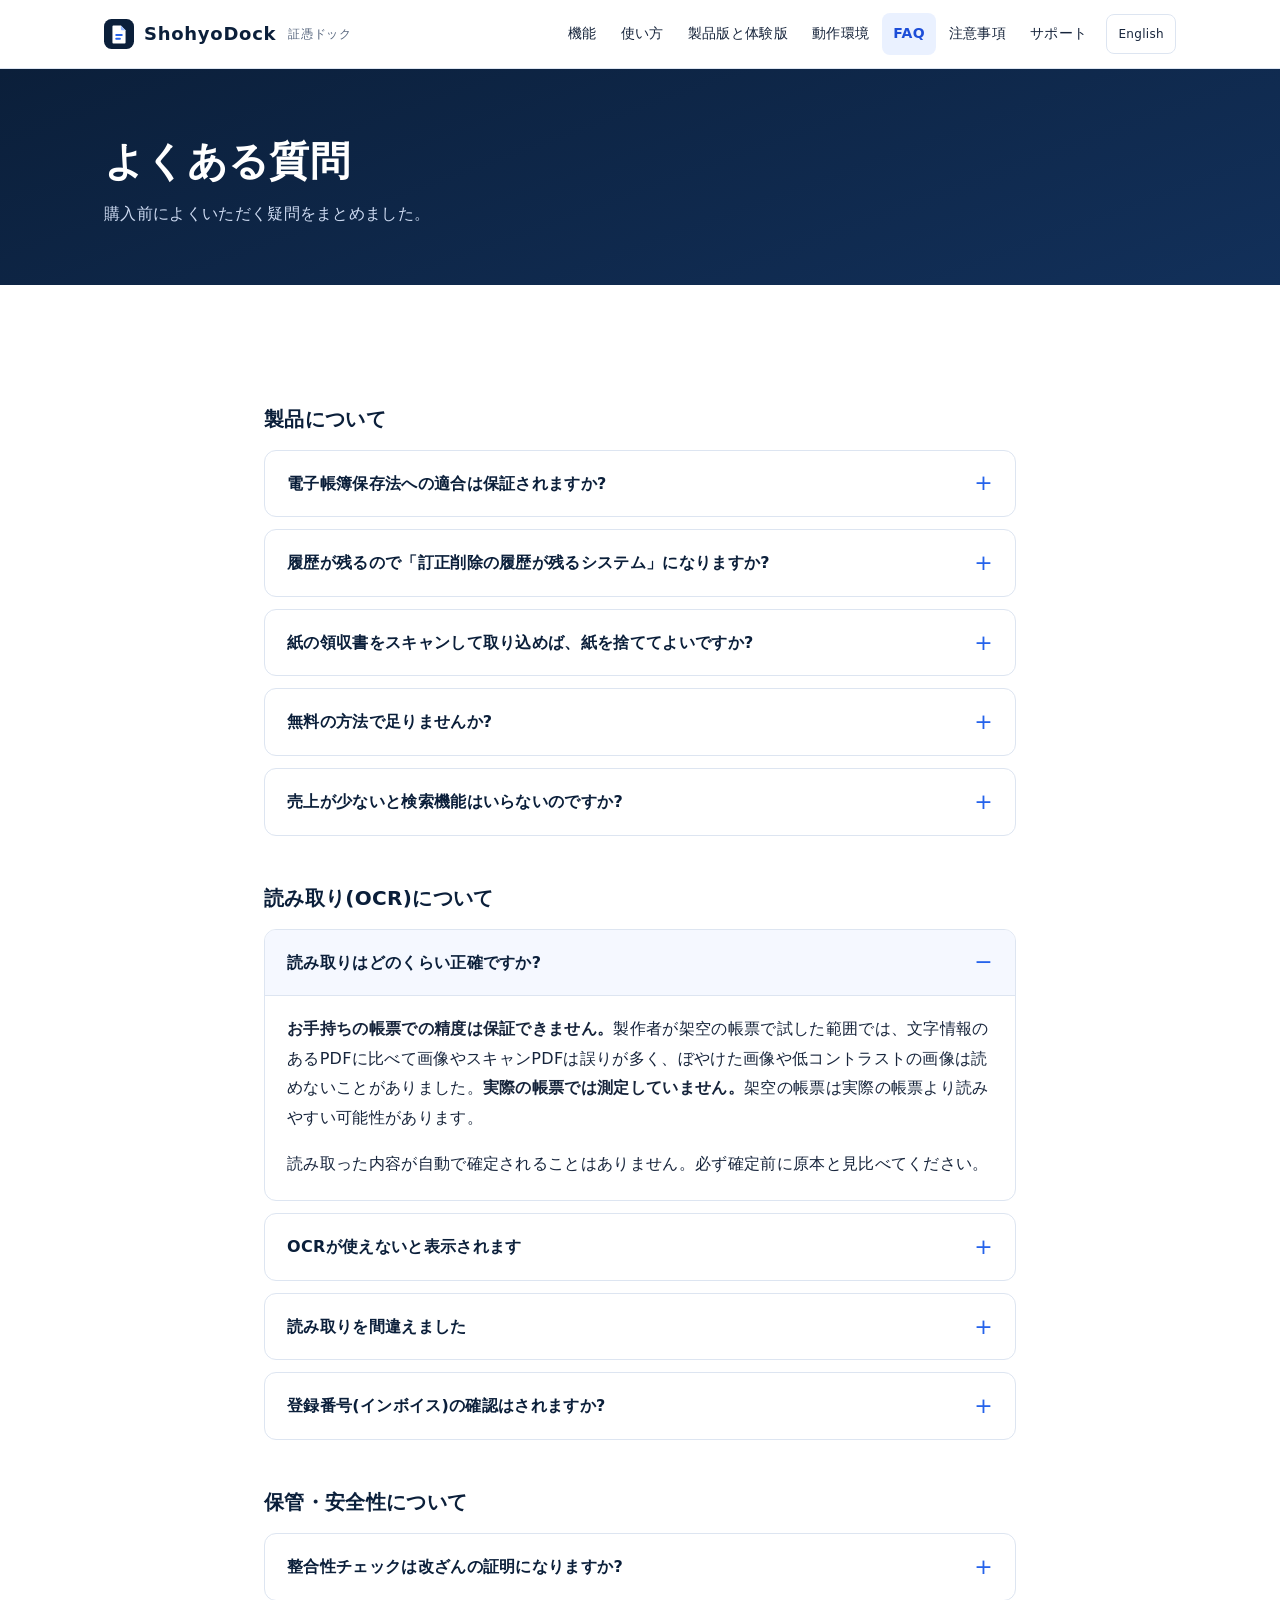
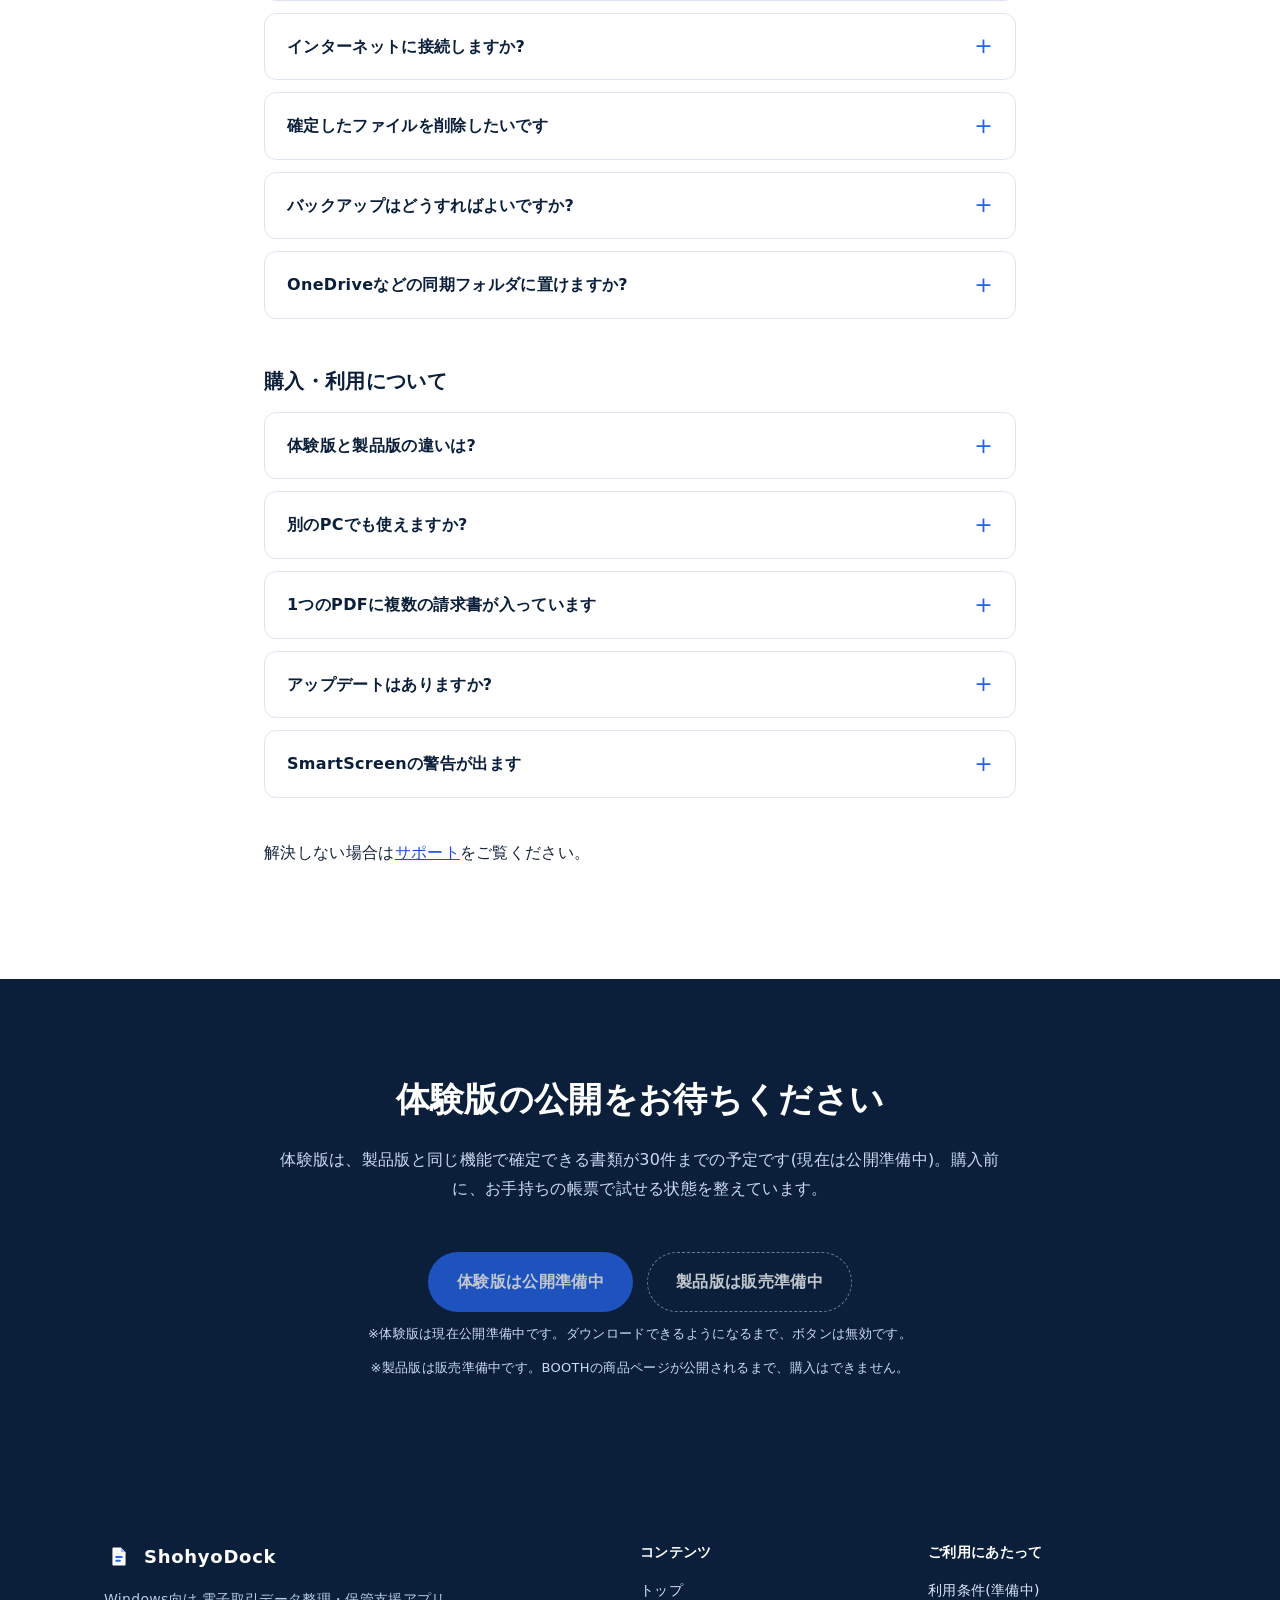
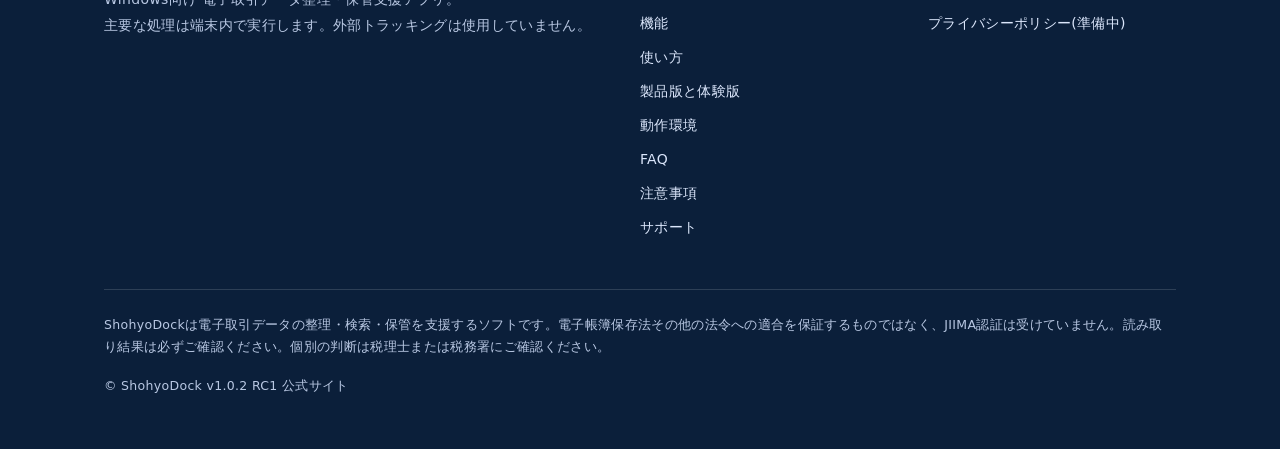
<file: faq.html>
<!doctype html>
<html lang="ja" data-root="">
<head>
<meta charset="utf-8">
<meta name="viewport" content="width=device-width, initial-scale=1">
<title>よくある質問(FAQ) | ShohyoDock(証憑ドック)</title>
<meta name="description" content="ShohyoDockのよくある質問。電子帳簿保存法との関係、読み取り精度、整合性チェック、体験版と製品版、バックアップ、動作環境など。">
<meta name="theme-color" content="#0b1f3a">
<meta name="robots" content="index,follow">

<link rel="icon" href="assets/img/favicon.svg" type="image/svg+xml">
<meta property="og:type" content="website">
<meta property="og:site_name" content="ShohyoDock">
<meta property="og:title" content="よくある質問(FAQ) | ShohyoDock(証憑ドック)">
<meta property="og:description" content="ShohyoDockのよくある質問。電子帳簿保存法との関係、読み取り精度、整合性チェック、体験版と製品版、バックアップ、動作環境など。">
<meta property="og:locale" content="ja_JP">
<meta property="og:image" content="assets/img/ogp.png">
<meta property="og:image:width" content="1200">
<meta property="og:image:height" content="630">
<meta property="og:image:alt" content="ShohyoDockの確認画面">

<meta name="twitter:card" content="summary_large_image">
<meta name="twitter:title" content="よくある質問(FAQ) | ShohyoDock(証憑ドック)">
<meta name="twitter:description" content="ShohyoDockのよくある質問。電子帳簿保存法との関係、読み取り精度、整合性チェック、体験版と製品版、バックアップ、動作環境など。">
<meta name="twitter:image" content="assets/img/ogp.png">
<link rel="stylesheet" href="assets/css/style.css">

</head>
<body>
<a class="skip" href="#main">本文へ移動</a>
<header class="site-header"><div class="wrap">
<a class="brand" href="index.html"><img src="assets/img/favicon.svg" alt="" width="30" height="30">ShohyoDock<small>証憑ドック</small></a>
<button class="menu-btn" type="button" aria-label="メニュー" aria-expanded="false" aria-controls="site-nav"><svg viewBox="0 0 24 24" fill="none" stroke="currentColor" stroke-width="2" stroke-linecap="round"><path d="M4 7h16M4 12h16M4 17h16"/></svg></button>
<nav class="nav" id="site-nav" aria-label="メイン"><a href="features.html">機能</a><a href="how-to.html">使い方</a><a href="compare.html">製品版と体験版</a><a href="requirements.html">動作環境</a><a href="faq.html" aria-current="page">FAQ</a><a href="notice.html">注意事項</a><a href="support.html">サポート</a><a class="lang" href="en/index.html" hreflang="en" lang="en">English</a></nav>
</div></header>
<main id="main">
<header class="page-head"><div class="wrap"><h1>よくある質問</h1><p>購入前によくいただく疑問をまとめました。</p></div></header>
<section class="prose-sec"><div class="wrap narrow"><h2 class="faq-group">製品について</h2><details><summary>電子帳簿保存法への適合は保証されますか?</summary><div class="ans"><p><b>適合を保証するものではありません。JIIMA認証も受けていません。</b>ShohyoDockは電子取引データの整理・検索・保管を支援するソフトです。規則的なファイル名(日付・金額・取引先)と索引簿、複数条件の検索、事務処理規程のたたき台の作成など、国税庁が案内している方法を実行しやすくします。</p><p>個別の判断は税理士または税務署にご確認ください。</p></div></details><details><summary>履歴が残るので「訂正削除の履歴が残るシステム」になりますか?</summary><div class="ans"><p><b>なりません。</b>本ソフトは保存だけを行うため、<b>事務処理規程を定めて運用する方法</b>を想定してください。規程のたたき台はソフトから作成できますが、定めて運用するのは利用者です。</p></div></details><details><summary>紙の領収書をスキャンして取り込めば、紙を捨ててよいですか?</summary><div class="ans"><p><b>いいえ。</b>スキャナ保存制度には解像度やタイムスタンプなどの別の要件があり、本ソフトは対応していません。紙で受け取った書類は紙のまま保存してください。</p></div></details><details><summary>無料の方法で足りませんか?</summary><div class="ans"><p>足りる場合があります。件数が少なければ、手作業でのファイル名付けや国税庁の索引簿サンプル、無料のリネームツールでも対応できます。<b>体験版の公開後は、体験版(30件まで)で確認してからご購入ください。</b></p></div></details><details><summary>売上が少ないと検索機能はいらないのですか?</summary><div class="ans"><p>基準期間(個人は前々年、法人は前々事業年度)の売上高が5,000万円以下で、かつ税務職員のダウンロードの求めに応じられるようにしている場合などに、検索機能の確保が不要とされています。詳しくは国税庁の案内をご確認ください。</p></div></details><h2 class="faq-group">読み取り(OCR)について</h2><details open><summary>読み取りはどのくらい正確ですか?</summary><div class="ans"><p><b>お手持ちの帳票での精度は保証できません。</b>製作者が架空の帳票で試した範囲では、文字情報のあるPDFに比べて画像やスキャンPDFは誤りが多く、ぼやけた画像や低コントラストの画像は読めないことがありました。<b>実際の帳票では測定していません。</b>架空の帳票は実際の帳票より読みやすい可能性があります。</p><p>読み取った内容が自動で確定されることはありません。必ず確定前に原本と見比べてください。</p></div></details><details><summary>OCRが使えないと表示されます</summary><div class="ans"><p>Windowsの「設定 &gt; 時刻と言語 &gt; 言語と地域」で日本語を追加してください(Windowsによるダウンロードが必要です)。OCRがなくても手入力で確定できます。</p></div></details><details><summary>読み取りを間違えました</summary><div class="ans"><p>確定前なら直接直してください。確定後は「台帳・検索 &gt; 項目を訂正」から直せます(理由と担当者名を記録します)。一度確定した取引先名は学習し、次回から優先します。</p></div></details><details><summary>登録番号(インボイス)の確認はされますか?</summary><div class="ans"><p>「T+13桁」の形式などを確認するだけです。実在する番号か、有効かは確認しません。</p></div></details><h2 class="faq-group">保管・安全性について</h2><details><summary>整合性チェックは改ざんの証明になりますか?</summary><div class="ans"><p><b>なりません。</b>誤操作や意図しない変更に気づくための機能です。ファイルの変更・削除・改名、履歴を通さない台帳の書き換え、履歴の削除や巻き戻しなどに気づけます。一方、PCの管理者権限を持つ人がファイル・台帳・履歴・控えのすべてを整合するように作り直した場合は、検出できません。</p><p>「保全控え」をPCの外(USBメモリ、顧問税理士への送付など)に保管しておくと、作り直しにも気づける可能性があります。ただし、第三者が時刻を証明するものではありません。</p></div></details><details><summary>インターネットに接続しますか?</summary><div class="ans"><p>しません。書類の内容、利用状況のいずれも外部に送信しません。ライセンス認証もありません。</p></div></details><details><summary>確定したファイルを削除したいです</summary><div class="ans"><p>アプリには削除機能がありません。不要な書類は「取消」にしてください。保存期間の経過などで本当に削除する場合は、ご自身の判断でフォルダから操作してください(その場合、整合性チェックでは欠落として表示されます)。</p></div></details><details><summary>バックアップはどうすればよいですか?</summary><div class="ans"><p>「保全と提出 &gt; 別の場所へコピー」で外付けドライブ等へコピーしてください。保管庫内の自動バックアップは台帳だけで、同じドライブにあるため、ドライブの故障には備えられません。ホーム画面でも定期的に案内します。</p></div></details><details><summary>OneDriveなどの同期フォルダに置けますか?</summary><div class="ans"><p>推奨しません。書類がクラウドへ送られるほか、同期中にデータベースが壊れるおそれがあります。選択すると警告を表示します。</p></div></details><h2 class="faq-group">購入・利用について</h2><details><summary>体験版と製品版の違いは?</summary><div class="ans"><p>体験版(公開準備中)は、製品版と同じ機能で確定できる書類が30件まで、という内容です。製品版へは、同じ保管先を選ぶだけで続きから移行できます。詳しくは<a href="compare.html">製品版と体験版の比較</a>をご覧ください。</p></div></details><details><summary>別のPCでも使えますか?</summary><div class="ans"><p>1ライセンスで、同一利用者が使うPC 2台まで利用できます(同時に同じ保管庫を開くことはできません)。</p></div></details><details><summary>1つのPDFに複数の請求書が入っています</summary><div class="ans"><p>本ソフトは1ファイルを1件として扱います。内容を変えずに分割してから取り込む方法が、国税庁の一問一答で例示されています。</p></div></details><details><summary>アップデートはありますか?</summary><div class="ans"><p>自動更新はありません。新しいZIPに差し替えるだけで、保管庫はそのまま使えます。不具合修正版を提供することがありますが、期間や内容、法改正への追随は保証しません。</p></div></details><details><summary>SmartScreenの警告が出ます</summary><div class="ans"><p>個人開発で未署名のソフトのためです。同梱のREADMEの手順をご確認ください。</p></div></details>
<p style="margin-top:40px">解決しない場合は<a href="support.html">サポート</a>をご覧ください。</p></div></section>
<section class="navy cta-band"><div class="wrap"><h2>体験版の公開をお待ちください</h2><p class="sec-lead">体験版は、製品版と同じ機能で確定できる書類が30件までの予定です(現在は公開準備中)。購入前に、お手持ちの帳票で試せる状態を整えています。</p><div class="cta-row"><a class="btn btn-primary is-disabled" data-trial data-label="体験版をダウンロード" aria-disabled="true">体験版は公開準備中</a><a class="btn btn-ghost is-disabled" data-booth data-label="製品版を購入(BOOTH)" aria-disabled="true">製品版は販売準備中</a></div><p class="cta-note" data-trial-note>※体験版は現在公開準備中です。ダウンロードできるようになるまで、ボタンは無効です。</p><p class="cta-note" data-booth-note>※製品版は販売準備中です。BOOTHの商品ページが公開されるまで、購入はできません。</p></div></section>
</main>
<footer class="site-footer"><div class="wrap">
<div class="foot-grid">
<div><a class="brand" href="index.html" style="color:#fff"><img src="assets/img/favicon.svg" alt="" width="30" height="30">ShohyoDock</a><p style="margin-top:14px">Windows向け 電子取引データ整理・保管支援アプリ。<br>主要な処理は端末内で実行します。外部トラッキングは使用していません。</p></div>
<div><h4>コンテンツ</h4><ul><li><a href="index.html">トップ</a></li><li><a href="features.html">機能</a></li><li><a href="how-to.html">使い方</a></li><li><a href="compare.html">製品版と体験版</a></li><li><a href="requirements.html">動作環境</a></li><li><a href="faq.html">FAQ</a></li><li><a href="notice.html">注意事項</a></li><li><a href="support.html">サポート</a></li></ul></div>
<div><h4>ご利用にあたって</h4><ul><li><a href="terms.html">利用条件(準備中)</a></li><li><a href="privacy.html">プライバシーポリシー(準備中)</a></li></ul></div>
</div>
<p class="foot-note">ShohyoDockは電子取引データの整理・検索・保管を支援するソフトです。電子帳簿保存法その他の法令への適合を保証するものではなく、JIIMA認証は受けていません。読み取り結果は必ずご確認ください。個別の判断は税理士または税務署にご確認ください。</p>
<p class="foot-note" style="border:0;padding-top:0">&copy; ShohyoDock v1.0.2 RC1 公式サイト</p>
</div></footer>
<script src="config.js"></script>
<script src="assets/js/main.js"></script>
</body>
</html>
</file>
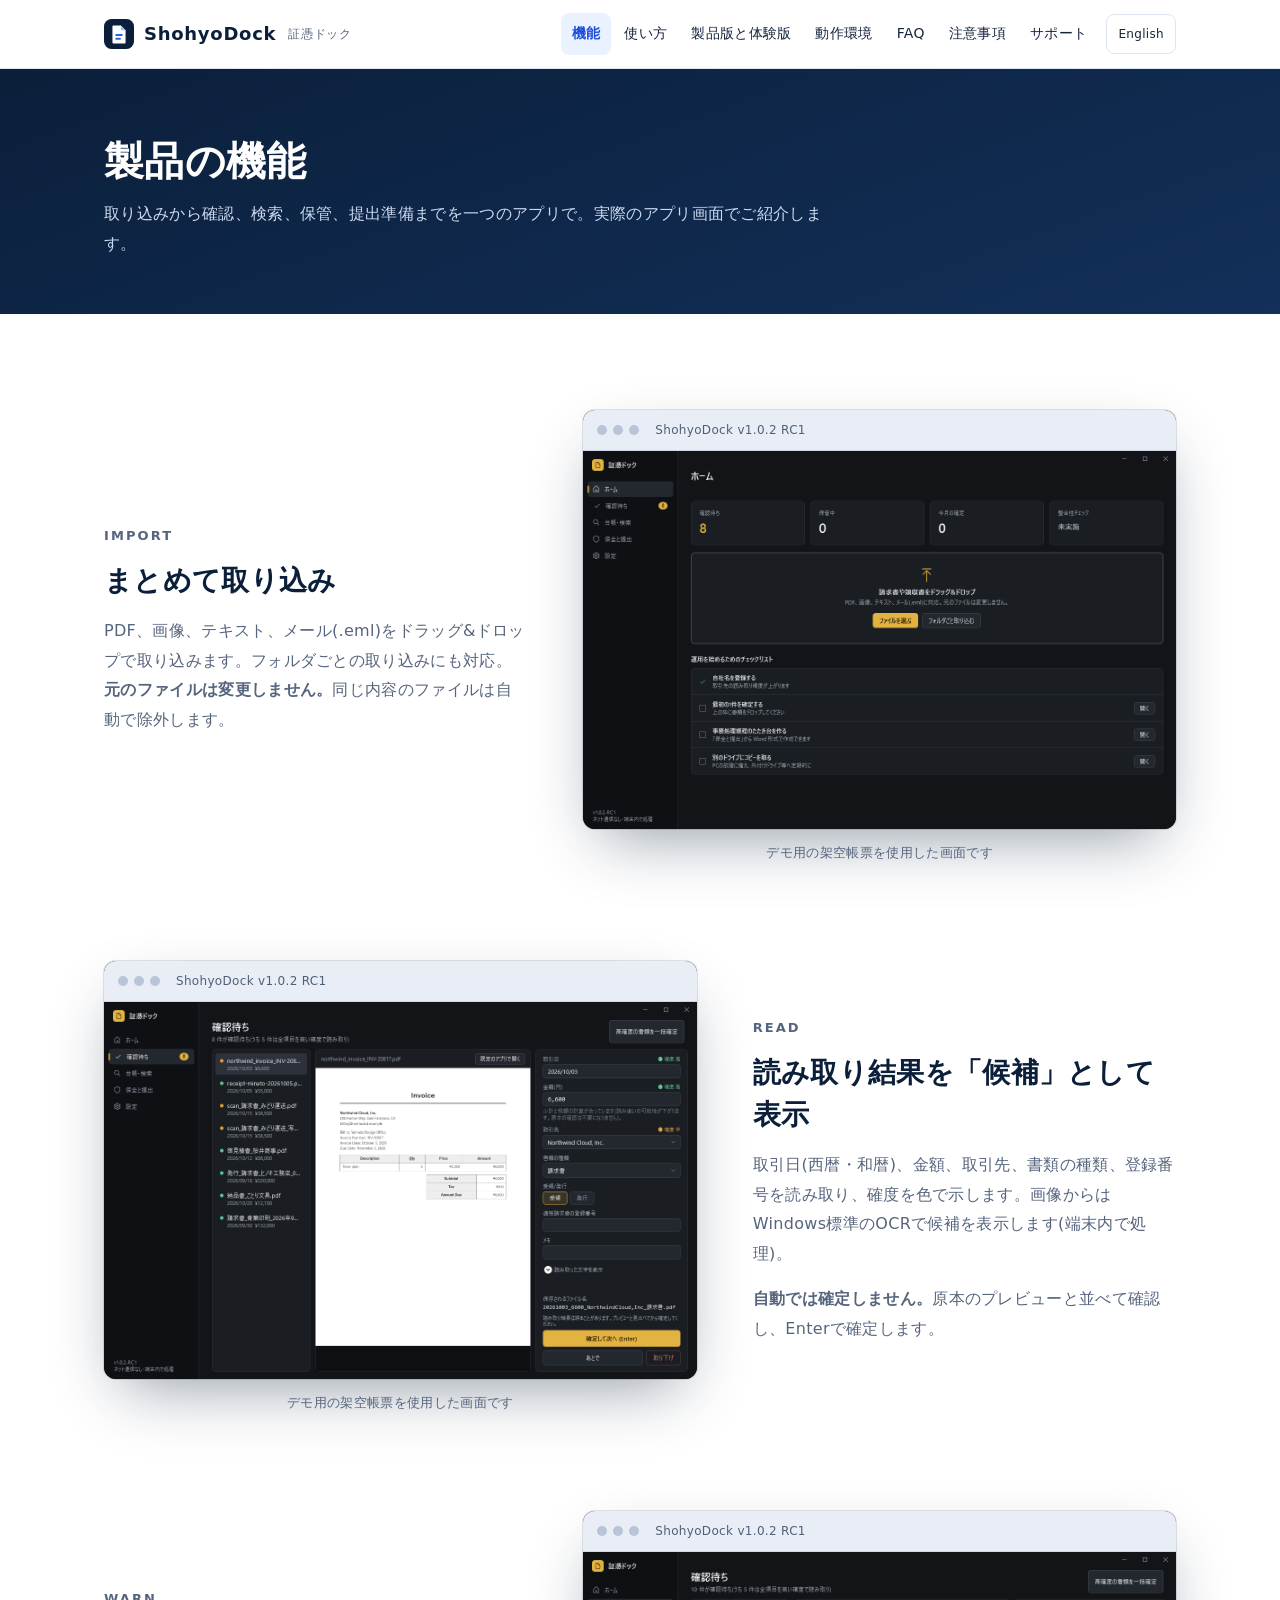
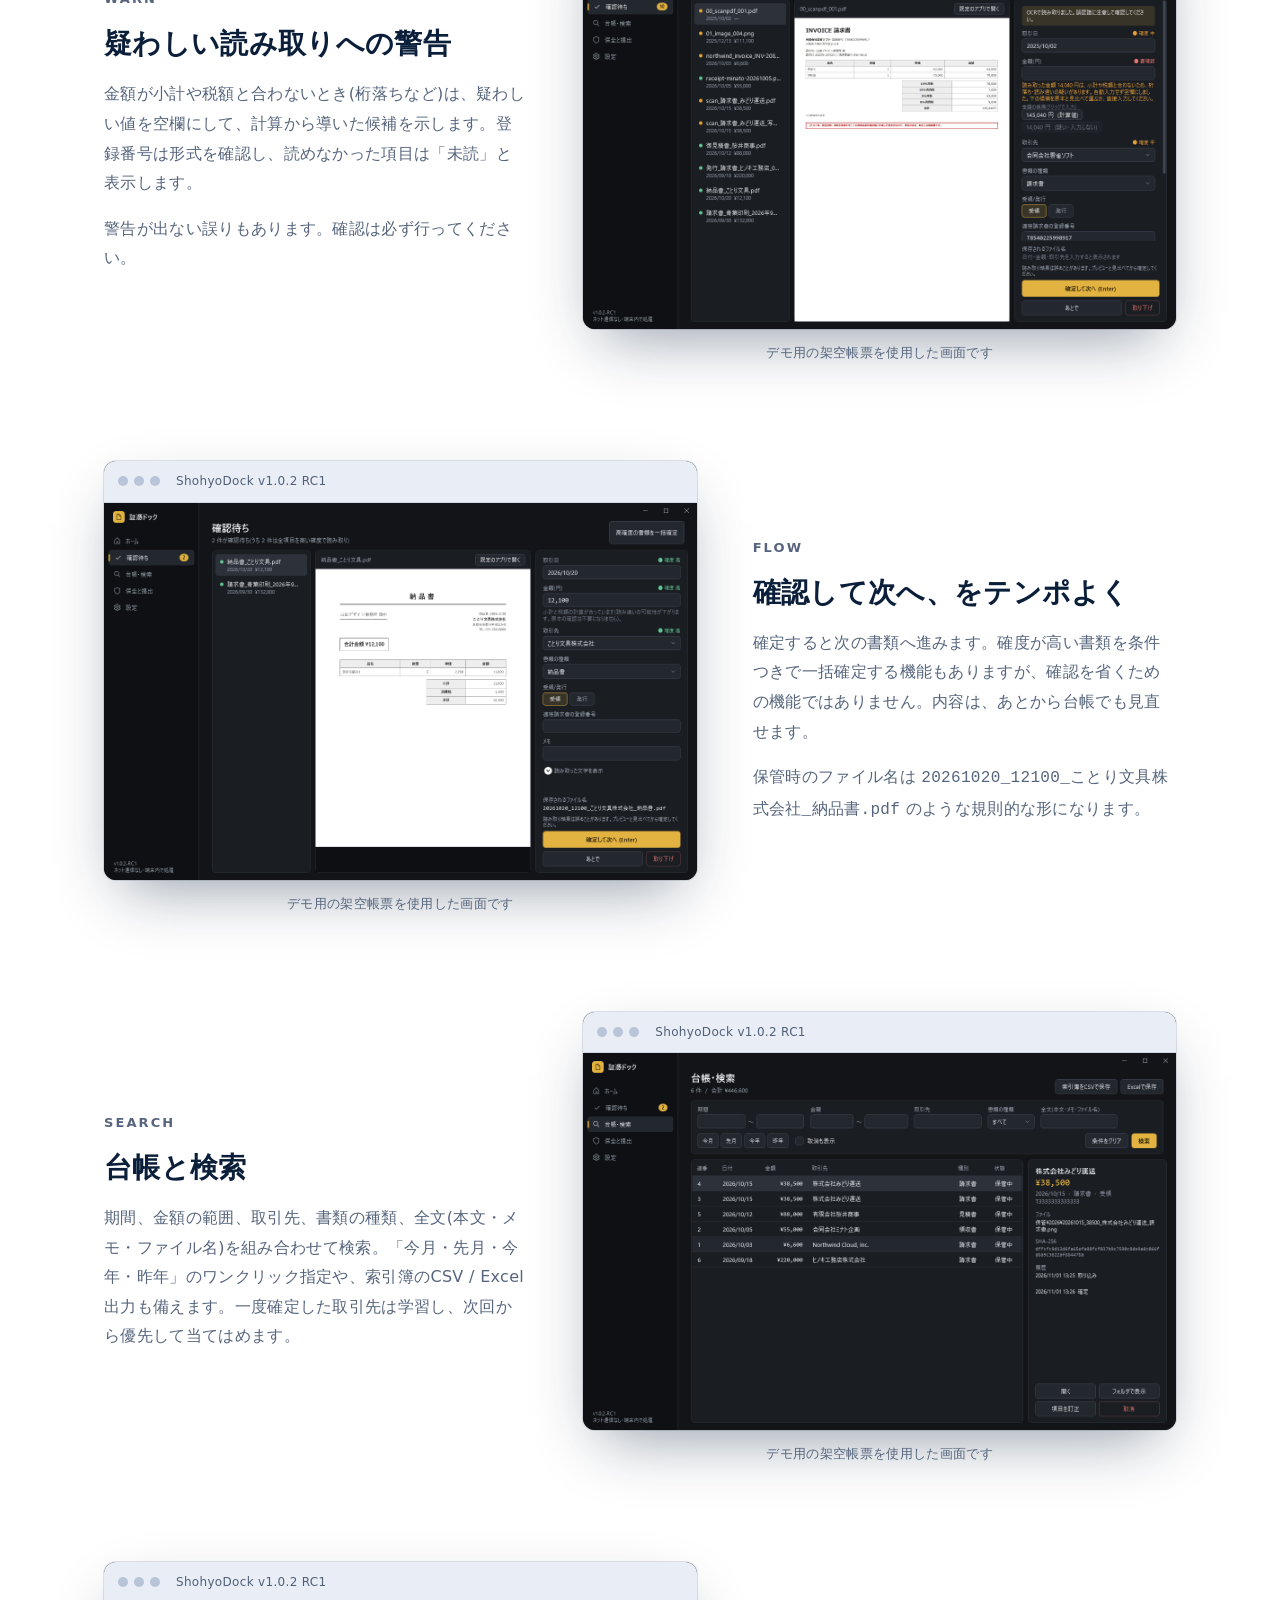
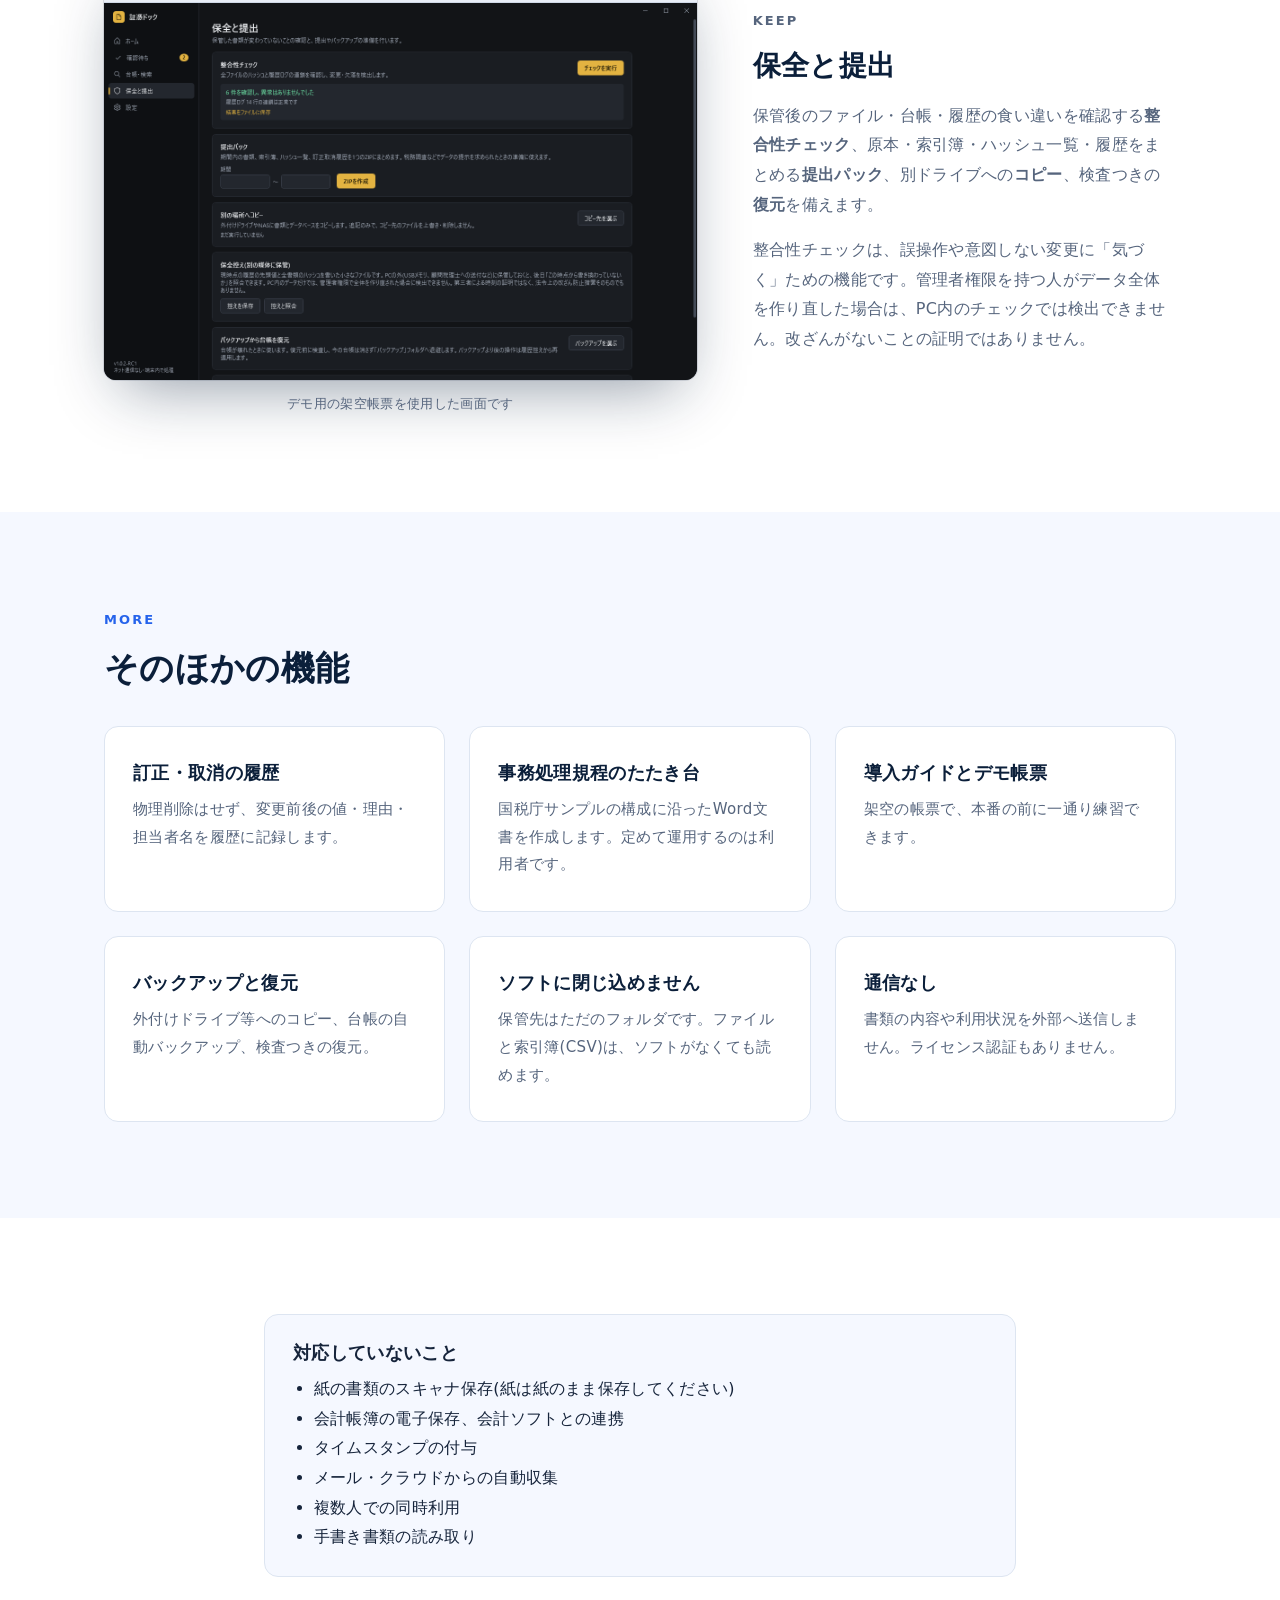
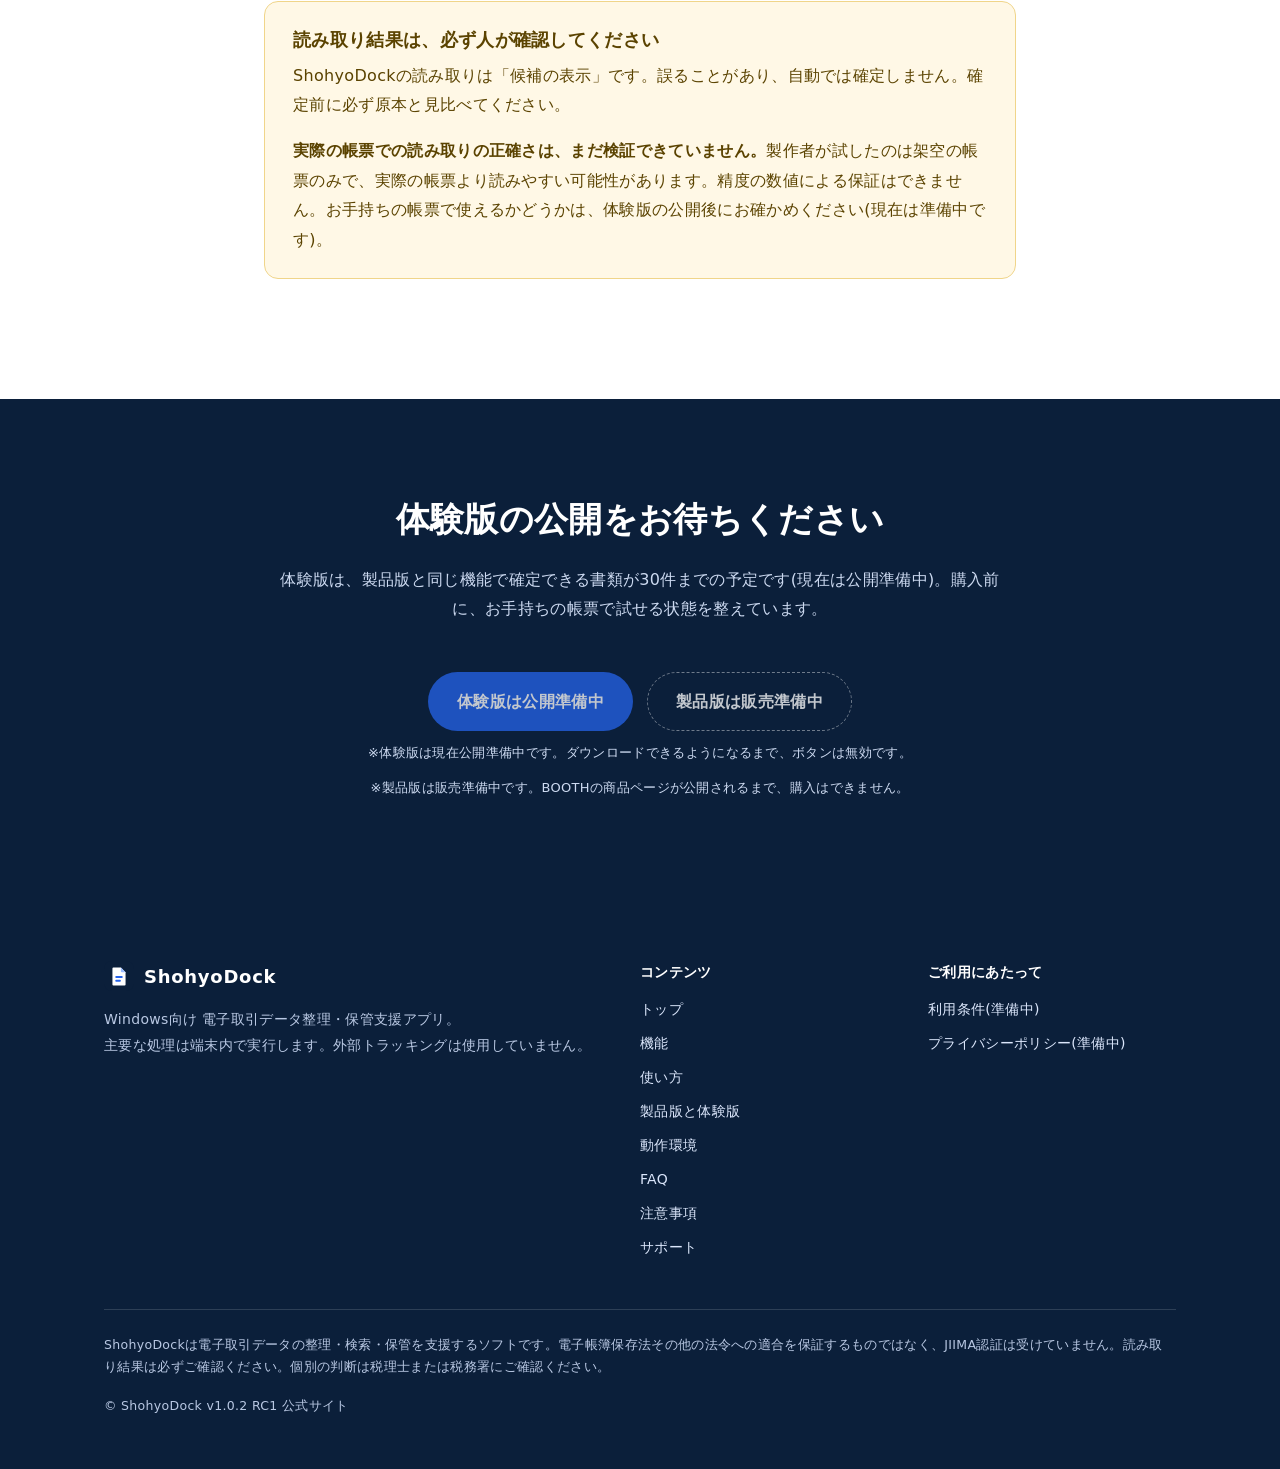
<file: features.html>
<!doctype html>
<html lang="ja" data-root="">
<head>
<meta charset="utf-8">
<meta name="viewport" content="width=device-width, initial-scale=1">
<title>製品の機能 | ShohyoDock(証憑ドック)</title>
<meta name="description" content="ShohyoDockの機能一覧。取り込み、読み取り候補の表示と警告、規則的なファイル名、台帳検索、整合性チェック、提出パック、バックアップ。実際のアプリ画面で紹介します。">
<meta name="theme-color" content="#0b1f3a">
<meta name="robots" content="index,follow">

<link rel="icon" href="assets/img/favicon.svg" type="image/svg+xml">
<meta property="og:type" content="website">
<meta property="og:site_name" content="ShohyoDock">
<meta property="og:title" content="製品の機能 | ShohyoDock(証憑ドック)">
<meta property="og:description" content="ShohyoDockの機能一覧。取り込み、読み取り候補の表示と警告、規則的なファイル名、台帳検索、整合性チェック、提出パック、バックアップ。実際のアプリ画面で紹介します。">
<meta property="og:locale" content="ja_JP">
<meta property="og:image" content="assets/img/ogp.png">
<meta property="og:image:width" content="1200">
<meta property="og:image:height" content="630">
<meta property="og:image:alt" content="ShohyoDockの確認画面">

<meta name="twitter:card" content="summary_large_image">
<meta name="twitter:title" content="製品の機能 | ShohyoDock(証憑ドック)">
<meta name="twitter:description" content="ShohyoDockの機能一覧。取り込み、読み取り候補の表示と警告、規則的なファイル名、台帳検索、整合性チェック、提出パック、バックアップ。実際のアプリ画面で紹介します。">
<meta name="twitter:image" content="assets/img/ogp.png">
<link rel="stylesheet" href="assets/css/style.css">

</head>
<body>
<a class="skip" href="#main">本文へ移動</a>
<header class="site-header"><div class="wrap">
<a class="brand" href="index.html"><img src="assets/img/favicon.svg" alt="" width="30" height="30">ShohyoDock<small>証憑ドック</small></a>
<button class="menu-btn" type="button" aria-label="メニュー" aria-expanded="false" aria-controls="site-nav"><svg viewBox="0 0 24 24" fill="none" stroke="currentColor" stroke-width="2" stroke-linecap="round"><path d="M4 7h16M4 12h16M4 17h16"/></svg></button>
<nav class="nav" id="site-nav" aria-label="メイン"><a href="features.html" aria-current="page">機能</a><a href="how-to.html">使い方</a><a href="compare.html">製品版と体験版</a><a href="requirements.html">動作環境</a><a href="faq.html">FAQ</a><a href="notice.html">注意事項</a><a href="support.html">サポート</a><a class="lang" href="en/index.html" hreflang="en" lang="en">English</a></nav>
</div></header>
<main id="main">
<header class="page-head"><div class="wrap"><h1>製品の機能</h1><p>取り込みから確認、検索、保管、提出準備までを一つのアプリで。実際のアプリ画面でご紹介します。</p></div></header>
<section><div class="wrap"><div class="row"><div class="row-text"><p class="eyebrow">IMPORT</p><h3>まとめて取り込み</h3><p>PDF、画像、テキスト、メール(.eml)をドラッグ&amp;ドロップで取り込みます。フォルダごとの取り込みにも対応。<b>元のファイルは変更しません。</b>同じ内容のファイルは自動で除外します。</p></div><figure class="shot"><div class="shot-frame"><div class="shot-bar"><i></i><i></i><i></i><span>ShohyoDock v1.0.2 RC1</span></div><button type="button" aria-label="画面を拡大して表示"><img src="assets/img/01_home.png" alt="ホーム画面。書類をドラッグ&ドロップする枠と、運用開始のチェックリストが表示されている" width="1320" height="840" loading="lazy" decoding="async"></button></div><figcaption>デモ用の架空帳票を使用した画面です</figcaption></figure></div><div class="row rev"><div class="row-text"><p class="eyebrow">READ</p><h3>読み取り結果を「候補」として表示</h3><p>取引日(西暦・和暦)、金額、取引先、書類の種類、登録番号を読み取り、確度を色で示します。画像からはWindows標準のOCRで候補を表示します(端末内で処理)。</p><p><b>自動では確定しません。</b>原本のプレビューと並べて確認し、Enterで確定します。</p></div><figure class="shot"><div class="shot-frame"><div class="shot-bar"><i></i><i></i><i></i><span>ShohyoDock v1.0.2 RC1</span></div><button type="button" aria-label="画面を拡大して表示"><img src="assets/img/03_inbox_review.png" alt="原本のプレビューと読み取り候補を並べて確認する画面" width="1320" height="840" loading="lazy" decoding="async"></button></div><figcaption>デモ用の架空帳票を使用した画面です</figcaption></figure></div><div class="row"><div class="row-text"><p class="eyebrow">WARN</p><h3>疑わしい読み取りへの警告</h3><p>金額が小計や税額と合わないとき(桁落ちなど)は、疑わしい値を空欄にして、計算から導いた候補を示します。登録番号は形式を確認し、読めなかった項目は「未読」と表示します。</p><p>警告が出ない誤りもあります。確認は必ず行ってください。</p></div><figure class="shot"><div class="shot-frame"><div class="shot-bar"><i></i><i></i><i></i><span>ShohyoDock v1.0.2 RC1</span></div><button type="button" aria-label="画面を拡大して表示"><img src="assets/img/02_inbox_warning.png" alt="金額の警告と候補ボタンが表示された確認待ち画面" width="1320" height="840" loading="lazy" decoding="async"></button></div><figcaption>デモ用の架空帳票を使用した画面です</figcaption></figure></div><div class="row rev"><div class="row-text"><p class="eyebrow">FLOW</p><h3>確認して次へ、をテンポよく</h3><p>確定すると次の書類へ進みます。確度が高い書類を条件つきで一括確定する機能もありますが、確認を省くための機能ではありません。内容は、あとから台帳でも見直せます。</p><p>保管時のファイル名は <code>20261020_12100_ことり文具株式会社_納品書.pdf</code> のような規則的な形になります。</p></div><figure class="shot"><div class="shot-frame"><div class="shot-bar"><i></i><i></i><i></i><span>ShohyoDock v1.0.2 RC1</span></div><button type="button" aria-label="画面を拡大して表示"><img src="assets/img/06_inbox_next.png" alt="確認待ちの次の書類の画面。保存されるファイル名が画面下部に表示されている" width="1320" height="840" loading="lazy" decoding="async"></button></div><figcaption>デモ用の架空帳票を使用した画面です</figcaption></figure></div><div class="row"><div class="row-text"><p class="eyebrow">SEARCH</p><h3>台帳と検索</h3><p>期間、金額の範囲、取引先、書類の種類、全文(本文・メモ・ファイル名)を組み合わせて検索。「今月・先月・今年・昨年」のワンクリック指定や、索引簿のCSV / Excel出力も備えます。一度確定した取引先は学習し、次回から優先して当てはめます。</p></div><figure class="shot"><div class="shot-frame"><div class="shot-bar"><i></i><i></i><i></i><span>ShohyoDock v1.0.2 RC1</span></div><button type="button" aria-label="画面を拡大して表示"><img src="assets/img/04_ledger.png" alt="台帳・検索画面" width="1320" height="840" loading="lazy" decoding="async"></button></div><figcaption>デモ用の架空帳票を使用した画面です</figcaption></figure></div><div class="row rev"><div class="row-text"><p class="eyebrow">KEEP</p><h3>保全と提出</h3><p>保管後のファイル・台帳・履歴の食い違いを確認する<b>整合性チェック</b>、原本・索引簿・ハッシュ一覧・履歴をまとめる<b>提出パック</b>、別ドライブへの<b>コピー</b>、検査つきの<b>復元</b>を備えます。</p><p>整合性チェックは、誤操作や意図しない変更に「気づく」ための機能です。管理者権限を持つ人がデータ全体を作り直した場合は、PC内のチェックでは検出できません。改ざんがないことの証明ではありません。</p></div><figure class="shot"><div class="shot-frame"><div class="shot-bar"><i></i><i></i><i></i><span>ShohyoDock v1.0.2 RC1</span></div><button type="button" aria-label="画面を拡大して表示"><img src="assets/img/05_backup_integrity.png" alt="保全と提出画面" width="1320" height="840" loading="lazy" decoding="async"></button></div><figcaption>デモ用の架空帳票を使用した画面です</figcaption></figure></div></div></section>
<section class="tint"><div class="wrap">
<p class="eyebrow">MORE</p><h2>そのほかの機能</h2>
<div class="grid g3" style="margin-top:32px">
<div class="card"><h3>訂正・取消の履歴</h3><p>物理削除はせず、変更前後の値・理由・担当者名を履歴に記録します。</p></div>
<div class="card"><h3>事務処理規程のたたき台</h3><p>国税庁サンプルの構成に沿ったWord文書を作成します。定めて運用するのは利用者です。</p></div>
<div class="card"><h3>導入ガイドとデモ帳票</h3><p>架空の帳票で、本番の前に一通り練習できます。</p></div>
<div class="card"><h3>バックアップと復元</h3><p>外付けドライブ等へのコピー、台帳の自動バックアップ、検査つきの復元。</p></div>
<div class="card"><h3>ソフトに閉じ込めません</h3><p>保管先はただのフォルダです。ファイルと索引簿(CSV)は、ソフトがなくても読めます。</p></div>
<div class="card"><h3>通信なし</h3><p>書類の内容や利用状況を外部へ送信しません。ライセンス認証もありません。</p></div>
</div></div></section>
<section><div class="wrap narrow">
<div class="callout"><h3>対応していないこと</h3>
<ul><li>紙の書類のスキャナ保存(紙は紙のまま保存してください)</li><li>会計帳簿の電子保存、会計ソフトとの連携</li><li>タイムスタンプの付与</li><li>メール・クラウドからの自動収集</li><li>複数人での同時利用</li><li>手書き書類の読み取り</li></ul></div>
<div class="callout warn"><h3>読み取り結果は、必ず人が確認してください</h3><p>ShohyoDockの読み取りは「候補の表示」です。誤ることがあり、自動では確定しません。確定前に必ず原本と見比べてください。</p><p><b>実際の帳票での読み取りの正確さは、まだ検証できていません。</b>製作者が試したのは架空の帳票のみで、実際の帳票より読みやすい可能性があります。精度の数値による保証はできません。お手持ちの帳票で使えるかどうかは、体験版の公開後にお確かめください(現在は準備中です)。</p></div>
</div></section>
<section class="navy cta-band"><div class="wrap"><h2>体験版の公開をお待ちください</h2><p class="sec-lead">体験版は、製品版と同じ機能で確定できる書類が30件までの予定です(現在は公開準備中)。購入前に、お手持ちの帳票で試せる状態を整えています。</p><div class="cta-row"><a class="btn btn-primary is-disabled" data-trial data-label="体験版をダウンロード" aria-disabled="true">体験版は公開準備中</a><a class="btn btn-ghost is-disabled" data-booth data-label="製品版を購入(BOOTH)" aria-disabled="true">製品版は販売準備中</a></div><p class="cta-note" data-trial-note>※体験版は現在公開準備中です。ダウンロードできるようになるまで、ボタンは無効です。</p><p class="cta-note" data-booth-note>※製品版は販売準備中です。BOOTHの商品ページが公開されるまで、購入はできません。</p></div></section>
</main>
<footer class="site-footer"><div class="wrap">
<div class="foot-grid">
<div><a class="brand" href="index.html" style="color:#fff"><img src="assets/img/favicon.svg" alt="" width="30" height="30">ShohyoDock</a><p style="margin-top:14px">Windows向け 電子取引データ整理・保管支援アプリ。<br>主要な処理は端末内で実行します。外部トラッキングは使用していません。</p></div>
<div><h4>コンテンツ</h4><ul><li><a href="index.html">トップ</a></li><li><a href="features.html">機能</a></li><li><a href="how-to.html">使い方</a></li><li><a href="compare.html">製品版と体験版</a></li><li><a href="requirements.html">動作環境</a></li><li><a href="faq.html">FAQ</a></li><li><a href="notice.html">注意事項</a></li><li><a href="support.html">サポート</a></li></ul></div>
<div><h4>ご利用にあたって</h4><ul><li><a href="terms.html">利用条件(準備中)</a></li><li><a href="privacy.html">プライバシーポリシー(準備中)</a></li></ul></div>
</div>
<p class="foot-note">ShohyoDockは電子取引データの整理・検索・保管を支援するソフトです。電子帳簿保存法その他の法令への適合を保証するものではなく、JIIMA認証は受けていません。読み取り結果は必ずご確認ください。個別の判断は税理士または税務署にご確認ください。</p>
<p class="foot-note" style="border:0;padding-top:0">&copy; ShohyoDock v1.0.2 RC1 公式サイト</p>
</div></footer>
<script src="config.js"></script>
<script src="assets/js/main.js"></script>
</body>
</html>
</file>
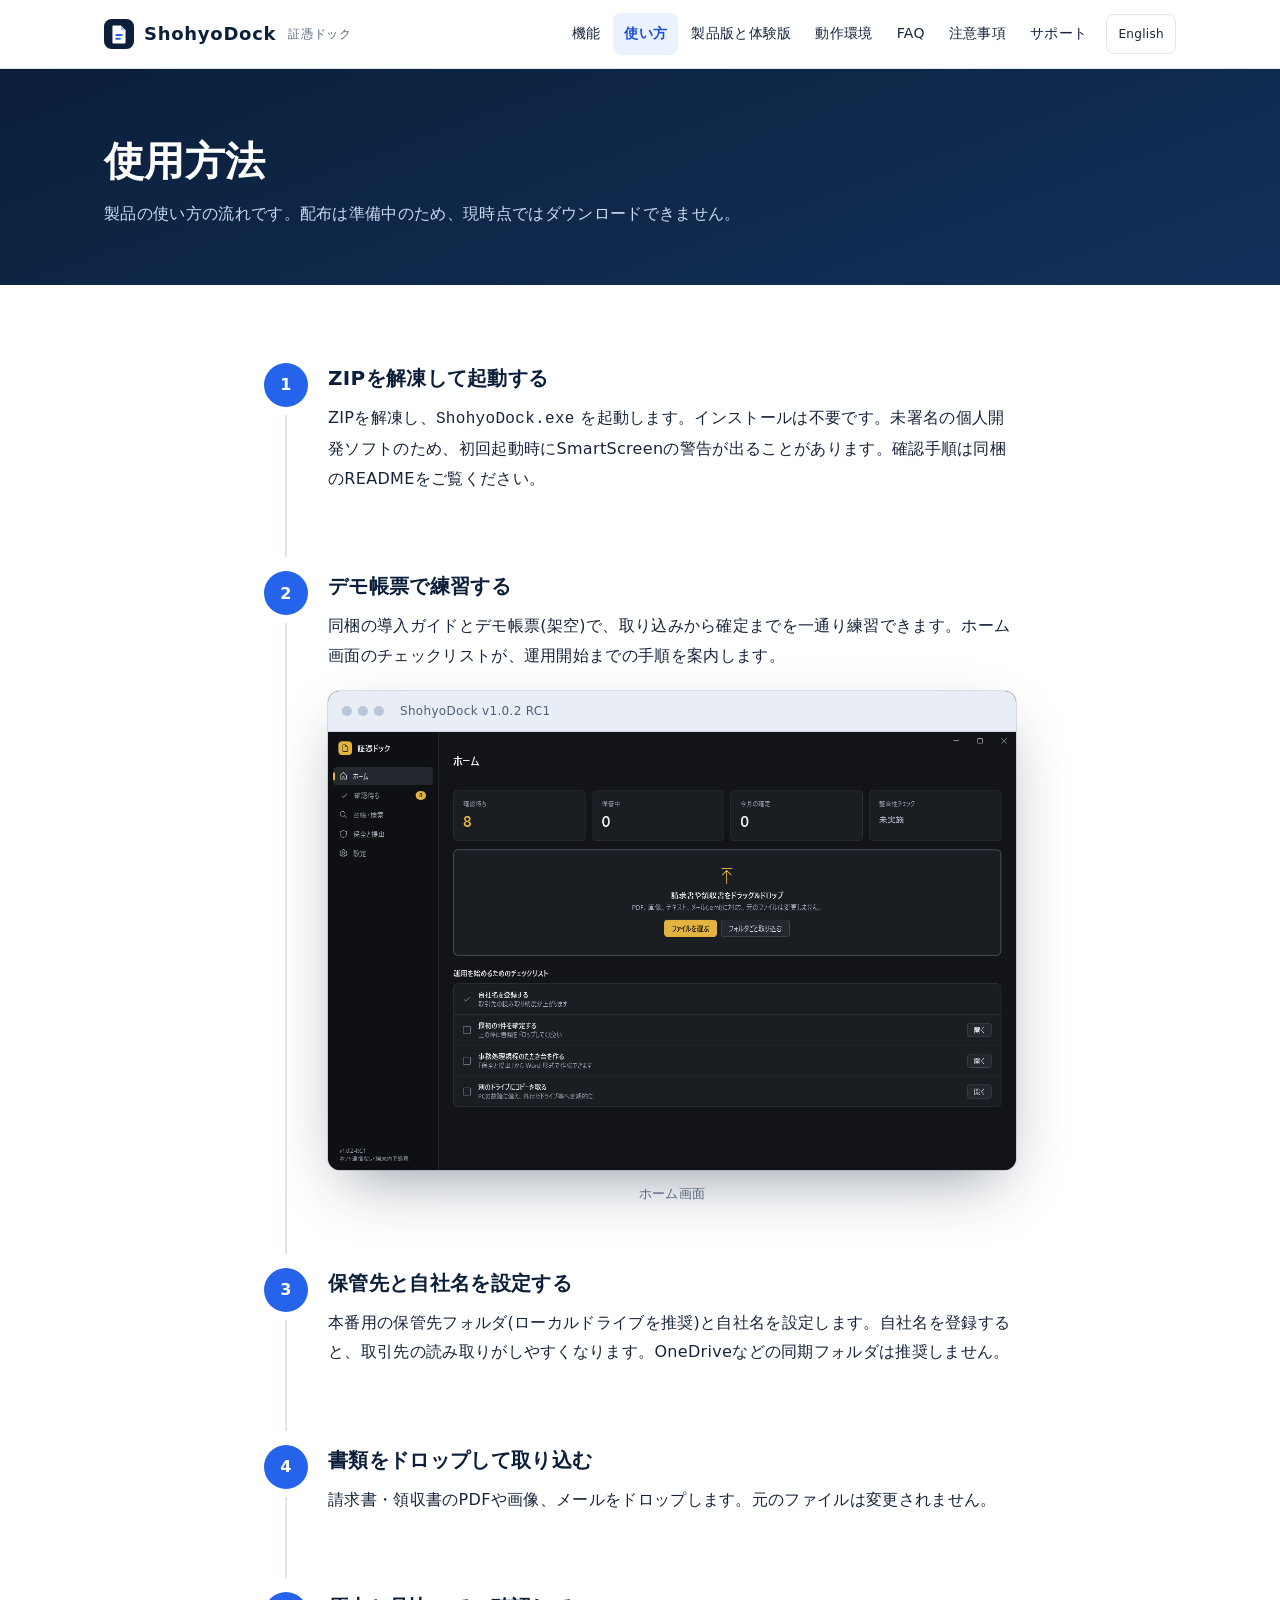
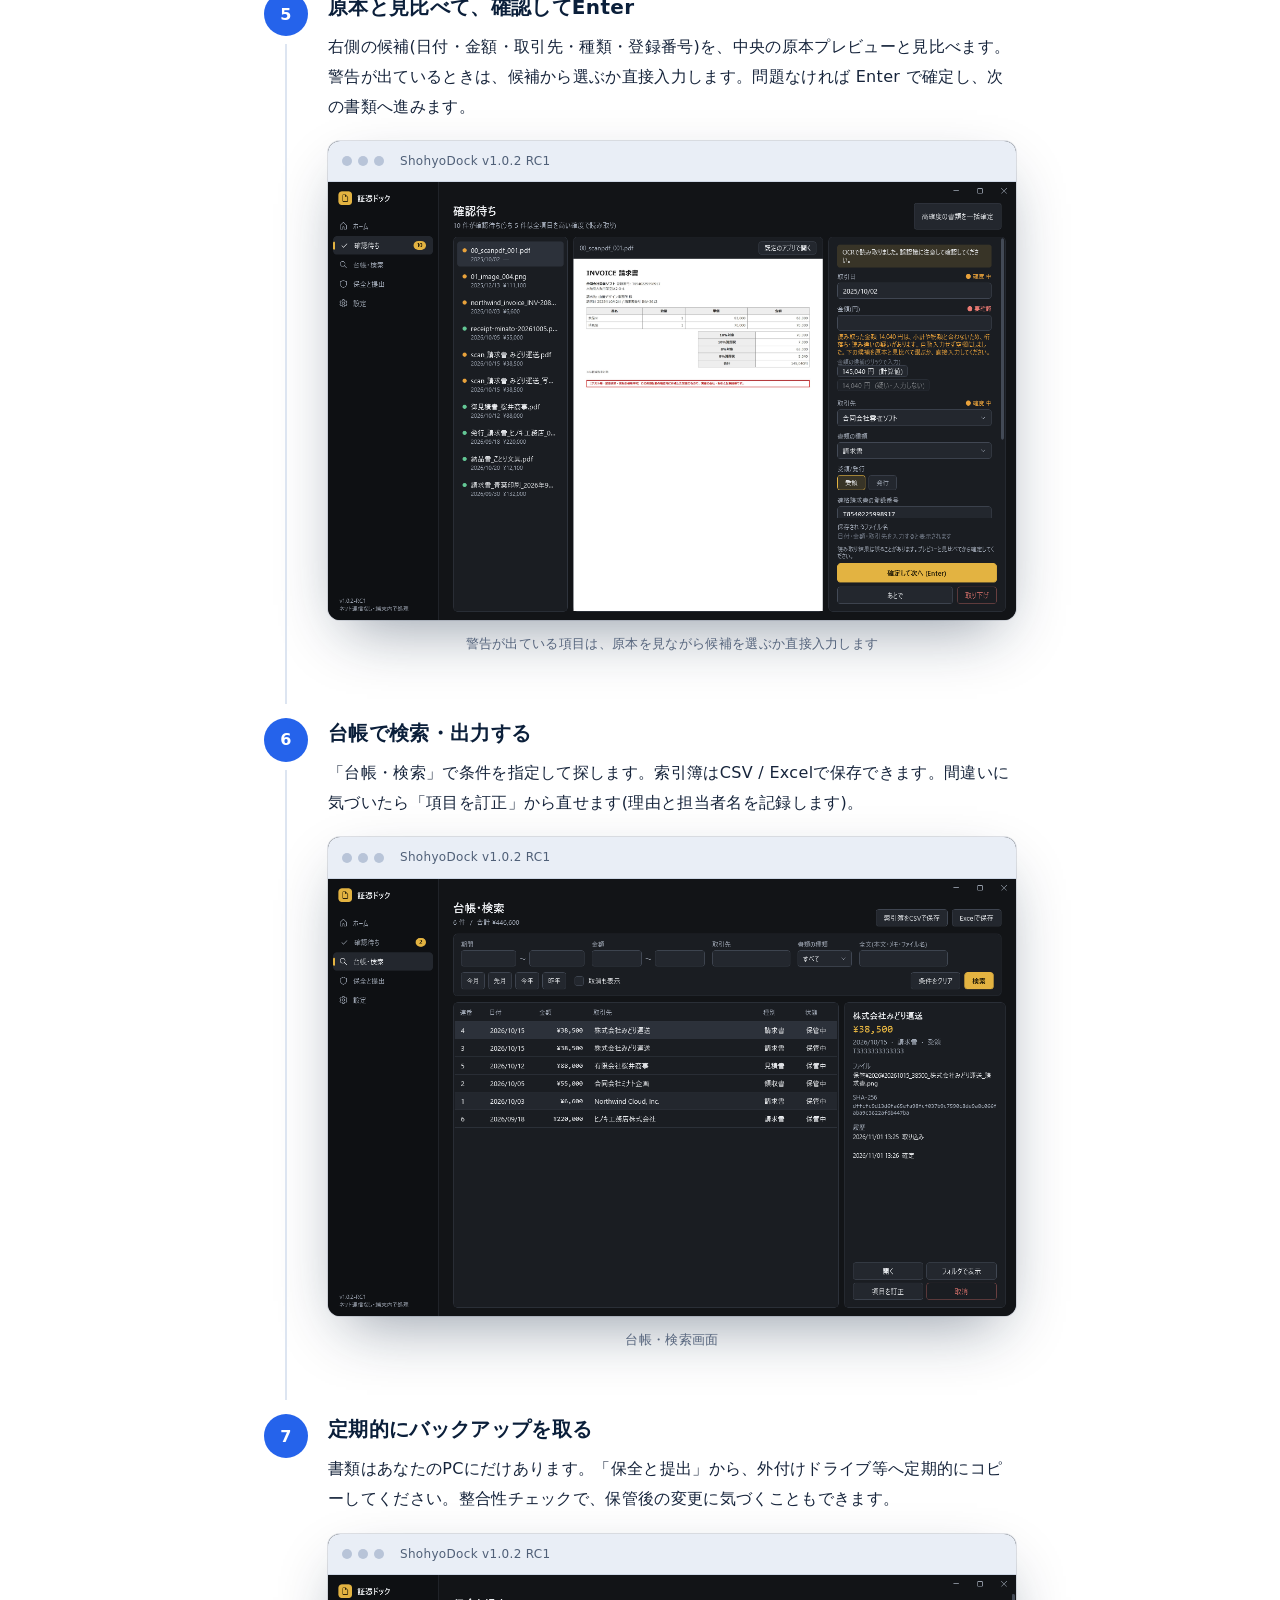
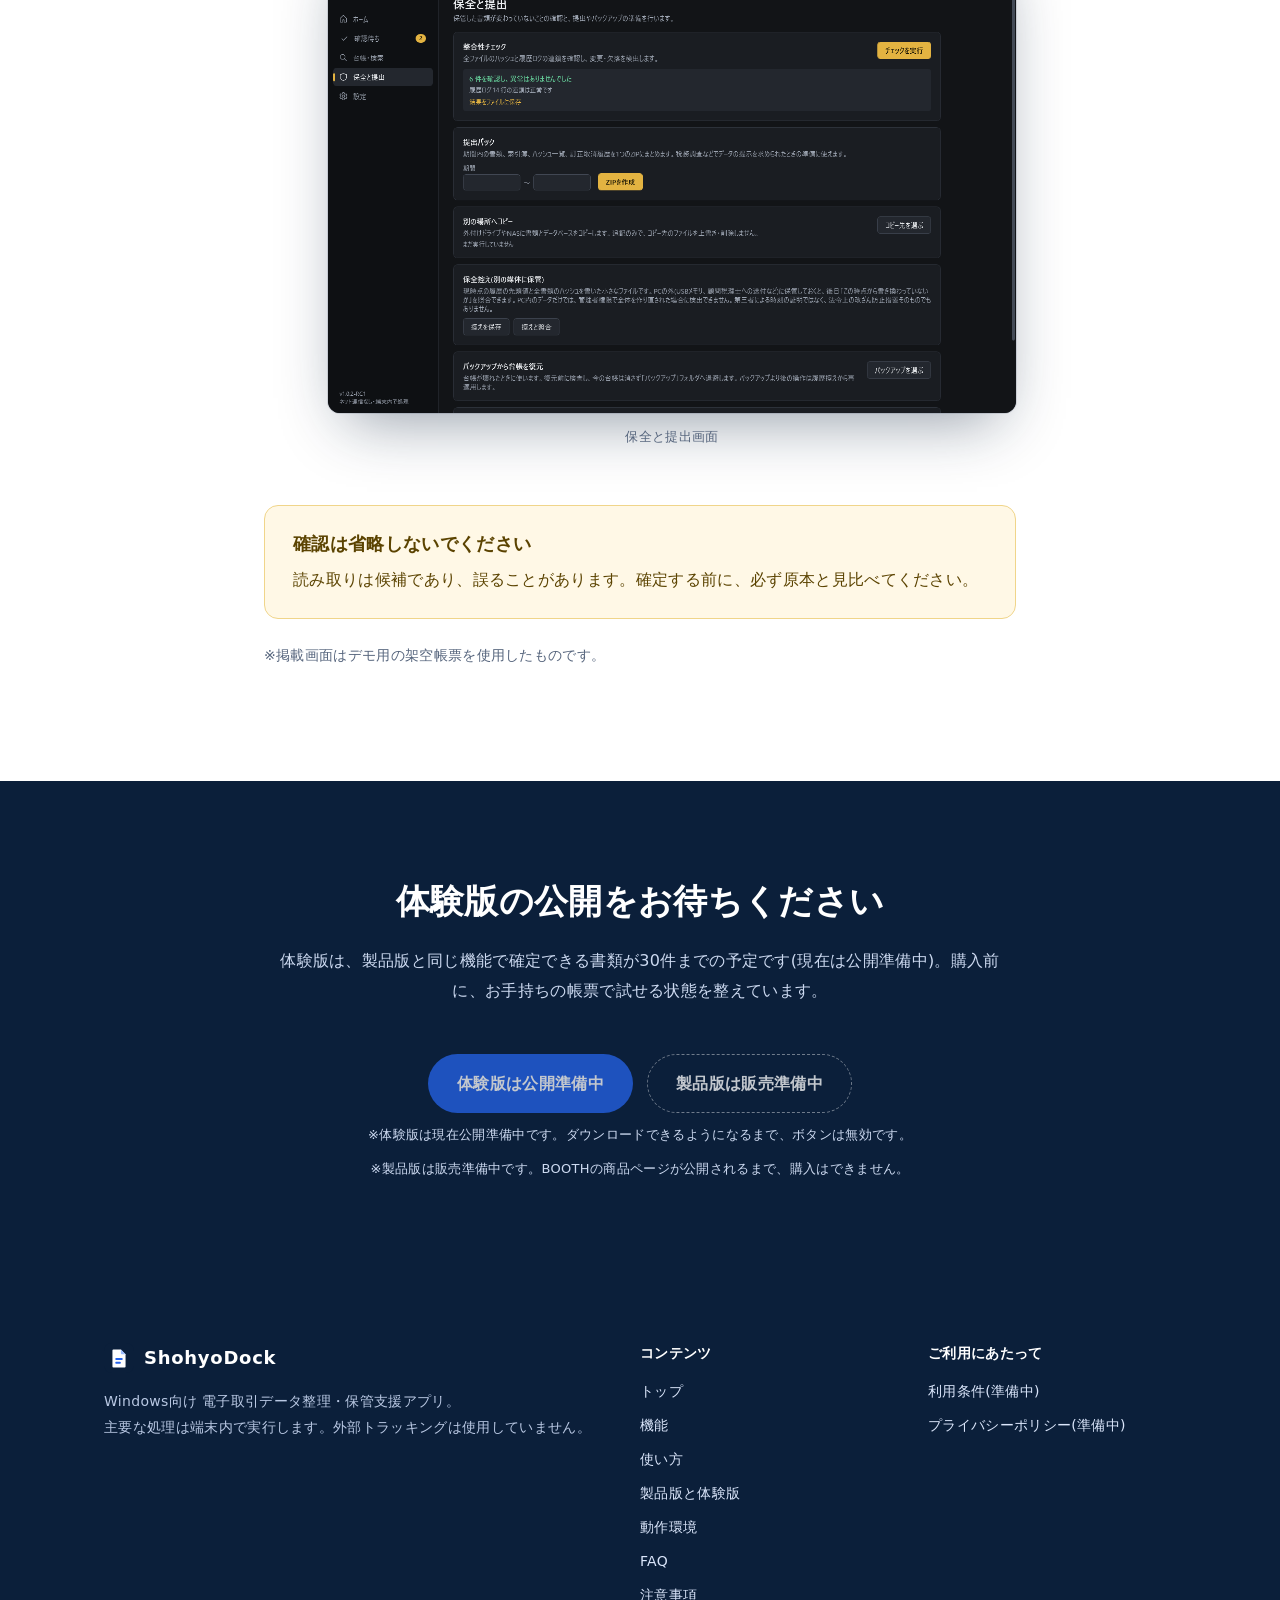
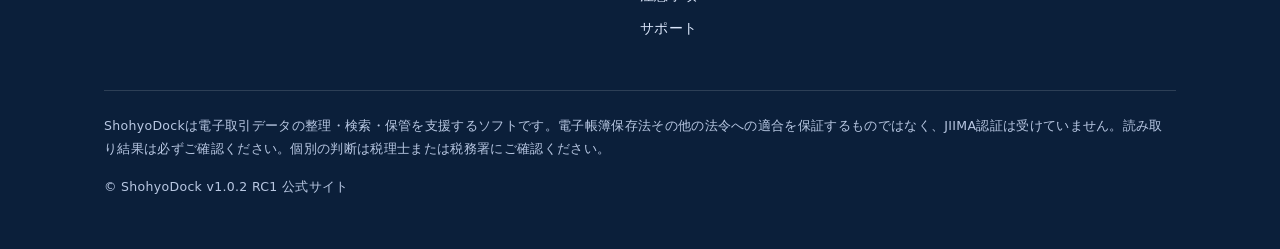
<file: how-to.html>
<!doctype html>
<html lang="ja" data-root="">
<head>
<meta charset="utf-8">
<meta name="viewport" content="width=device-width, initial-scale=1">
<title>使用方法 | ShohyoDock(証憑ドック)</title>
<meta name="description" content="ShohyoDockの使い方(配布は準備中)。ZIPを解凍して起動、デモ帳票で練習、書類をドロップして確認しEnterで確定、台帳で検索、バックアップまでの流れ。">
<meta name="theme-color" content="#0b1f3a">
<meta name="robots" content="index,follow">

<link rel="icon" href="assets/img/favicon.svg" type="image/svg+xml">
<meta property="og:type" content="website">
<meta property="og:site_name" content="ShohyoDock">
<meta property="og:title" content="使用方法 | ShohyoDock(証憑ドック)">
<meta property="og:description" content="ShohyoDockの使い方(配布は準備中)。ZIPを解凍して起動、デモ帳票で練習、書類をドロップして確認しEnterで確定、台帳で検索、バックアップまでの流れ。">
<meta property="og:locale" content="ja_JP">
<meta property="og:image" content="assets/img/ogp.png">
<meta property="og:image:width" content="1200">
<meta property="og:image:height" content="630">
<meta property="og:image:alt" content="ShohyoDockの確認画面">

<meta name="twitter:card" content="summary_large_image">
<meta name="twitter:title" content="使用方法 | ShohyoDock(証憑ドック)">
<meta name="twitter:description" content="ShohyoDockの使い方(配布は準備中)。ZIPを解凍して起動、デモ帳票で練習、書類をドロップして確認しEnterで確定、台帳で検索、バックアップまでの流れ。">
<meta name="twitter:image" content="assets/img/ogp.png">
<link rel="stylesheet" href="assets/css/style.css">

</head>
<body>
<a class="skip" href="#main">本文へ移動</a>
<header class="site-header"><div class="wrap">
<a class="brand" href="index.html"><img src="assets/img/favicon.svg" alt="" width="30" height="30">ShohyoDock<small>証憑ドック</small></a>
<button class="menu-btn" type="button" aria-label="メニュー" aria-expanded="false" aria-controls="site-nav"><svg viewBox="0 0 24 24" fill="none" stroke="currentColor" stroke-width="2" stroke-linecap="round"><path d="M4 7h16M4 12h16M4 17h16"/></svg></button>
<nav class="nav" id="site-nav" aria-label="メイン"><a href="features.html">機能</a><a href="how-to.html" aria-current="page">使い方</a><a href="compare.html">製品版と体験版</a><a href="requirements.html">動作環境</a><a href="faq.html">FAQ</a><a href="notice.html">注意事項</a><a href="support.html">サポート</a><a class="lang" href="en/index.html" hreflang="en" lang="en">English</a></nav>
</div></header>
<main id="main">
<header class="page-head"><div class="wrap"><h1>使用方法</h1><p>製品の使い方の流れです。配布は準備中のため、現時点ではダウンロードできません。</p></div></header>
<section class="prose-sec"><div class="wrap narrow">
<ol class="steps">
<li><h3>ZIPを解凍して起動する</h3><p>ZIPを解凍し、<code>ShohyoDock.exe</code> を起動します。インストールは不要です。未署名の個人開発ソフトのため、初回起動時にSmartScreenの警告が出ることがあります。確認手順は同梱のREADMEをご覧ください。</p></li>
<li><h3>デモ帳票で練習する</h3><p>同梱の導入ガイドとデモ帳票(架空)で、取り込みから確定までを一通り練習できます。ホーム画面のチェックリストが、運用開始までの手順を案内します。</p><figure class="shot"><div class="shot-frame"><div class="shot-bar"><i></i><i></i><i></i><span>ShohyoDock v1.0.2 RC1</span></div><button type="button" aria-label="画面を拡大して表示"><img src="assets/img/01_home.png" alt="ホーム画面。確認待ち件数と書類をドロップする枠、運用開始のチェックリスト" width="1320" height="840" loading="lazy" decoding="async"></button></div><figcaption>ホーム画面</figcaption></figure></li>
<li><h3>保管先と自社名を設定する</h3><p>本番用の保管先フォルダ(ローカルドライブを推奨)と自社名を設定します。自社名を登録すると、取引先の読み取りがしやすくなります。OneDriveなどの同期フォルダは推奨しません。</p></li>
<li><h3>書類をドロップして取り込む</h3><p>請求書・領収書のPDFや画像、メールをドロップします。元のファイルは変更されません。</p></li>
<li><h3>原本と見比べて、確認してEnter</h3><p>右側の候補(日付・金額・取引先・種類・登録番号)を、中央の原本プレビューと見比べます。警告が出ているときは、候補から選ぶか直接入力します。問題なければ Enter で確定し、次の書類へ進みます。</p><figure class="shot"><div class="shot-frame"><div class="shot-bar"><i></i><i></i><i></i><span>ShohyoDock v1.0.2 RC1</span></div><button type="button" aria-label="画面を拡大して表示"><img src="assets/img/02_inbox_warning.png" alt="金額の警告と候補ボタンが表示された確認待ち画面" width="1320" height="840" loading="lazy" decoding="async"></button></div><figcaption>警告が出ている項目は、原本を見ながら候補を選ぶか直接入力します</figcaption></figure></li>
<li><h3>台帳で検索・出力する</h3><p>「台帳・検索」で条件を指定して探します。索引簿はCSV / Excelで保存できます。間違いに気づいたら「項目を訂正」から直せます(理由と担当者名を記録します)。</p><figure class="shot"><div class="shot-frame"><div class="shot-bar"><i></i><i></i><i></i><span>ShohyoDock v1.0.2 RC1</span></div><button type="button" aria-label="画面を拡大して表示"><img src="assets/img/04_ledger.png" alt="台帳・検索画面" width="1320" height="840" loading="lazy" decoding="async"></button></div><figcaption>台帳・検索画面</figcaption></figure></li>
<li><h3>定期的にバックアップを取る</h3><p>書類はあなたのPCにだけあります。「保全と提出」から、外付けドライブ等へ定期的にコピーしてください。整合性チェックで、保管後の変更に気づくこともできます。</p><figure class="shot"><div class="shot-frame"><div class="shot-bar"><i></i><i></i><i></i><span>ShohyoDock v1.0.2 RC1</span></div><button type="button" aria-label="画面を拡大して表示"><img src="assets/img/05_backup_integrity.png" alt="保全と提出画面" width="1320" height="840" loading="lazy" decoding="async"></button></div><figcaption>保全と提出画面</figcaption></figure></li>
</ol>
<div class="callout warn" style="margin-top:56px"><h3>確認は省略しないでください</h3><p>読み取りは候補であり、誤ることがあります。確定する前に、必ず原本と見比べてください。</p></div>
<p style="color:var(--muted);font-size:14px">※掲載画面はデモ用の架空帳票を使用したものです。</p>
</div></section>
<section class="navy cta-band"><div class="wrap"><h2>体験版の公開をお待ちください</h2><p class="sec-lead">体験版は、製品版と同じ機能で確定できる書類が30件までの予定です(現在は公開準備中)。購入前に、お手持ちの帳票で試せる状態を整えています。</p><div class="cta-row"><a class="btn btn-primary is-disabled" data-trial data-label="体験版をダウンロード" aria-disabled="true">体験版は公開準備中</a><a class="btn btn-ghost is-disabled" data-booth data-label="製品版を購入(BOOTH)" aria-disabled="true">製品版は販売準備中</a></div><p class="cta-note" data-trial-note>※体験版は現在公開準備中です。ダウンロードできるようになるまで、ボタンは無効です。</p><p class="cta-note" data-booth-note>※製品版は販売準備中です。BOOTHの商品ページが公開されるまで、購入はできません。</p></div></section>
</main>
<footer class="site-footer"><div class="wrap">
<div class="foot-grid">
<div><a class="brand" href="index.html" style="color:#fff"><img src="assets/img/favicon.svg" alt="" width="30" height="30">ShohyoDock</a><p style="margin-top:14px">Windows向け 電子取引データ整理・保管支援アプリ。<br>主要な処理は端末内で実行します。外部トラッキングは使用していません。</p></div>
<div><h4>コンテンツ</h4><ul><li><a href="index.html">トップ</a></li><li><a href="features.html">機能</a></li><li><a href="how-to.html">使い方</a></li><li><a href="compare.html">製品版と体験版</a></li><li><a href="requirements.html">動作環境</a></li><li><a href="faq.html">FAQ</a></li><li><a href="notice.html">注意事項</a></li><li><a href="support.html">サポート</a></li></ul></div>
<div><h4>ご利用にあたって</h4><ul><li><a href="terms.html">利用条件(準備中)</a></li><li><a href="privacy.html">プライバシーポリシー(準備中)</a></li></ul></div>
</div>
<p class="foot-note">ShohyoDockは電子取引データの整理・検索・保管を支援するソフトです。電子帳簿保存法その他の法令への適合を保証するものではなく、JIIMA認証は受けていません。読み取り結果は必ずご確認ください。個別の判断は税理士または税務署にご確認ください。</p>
<p class="foot-note" style="border:0;padding-top:0">&copy; ShohyoDock v1.0.2 RC1 公式サイト</p>
</div></footer>
<script src="config.js"></script>
<script src="assets/js/main.js"></script>
</body>
</html>
</file>
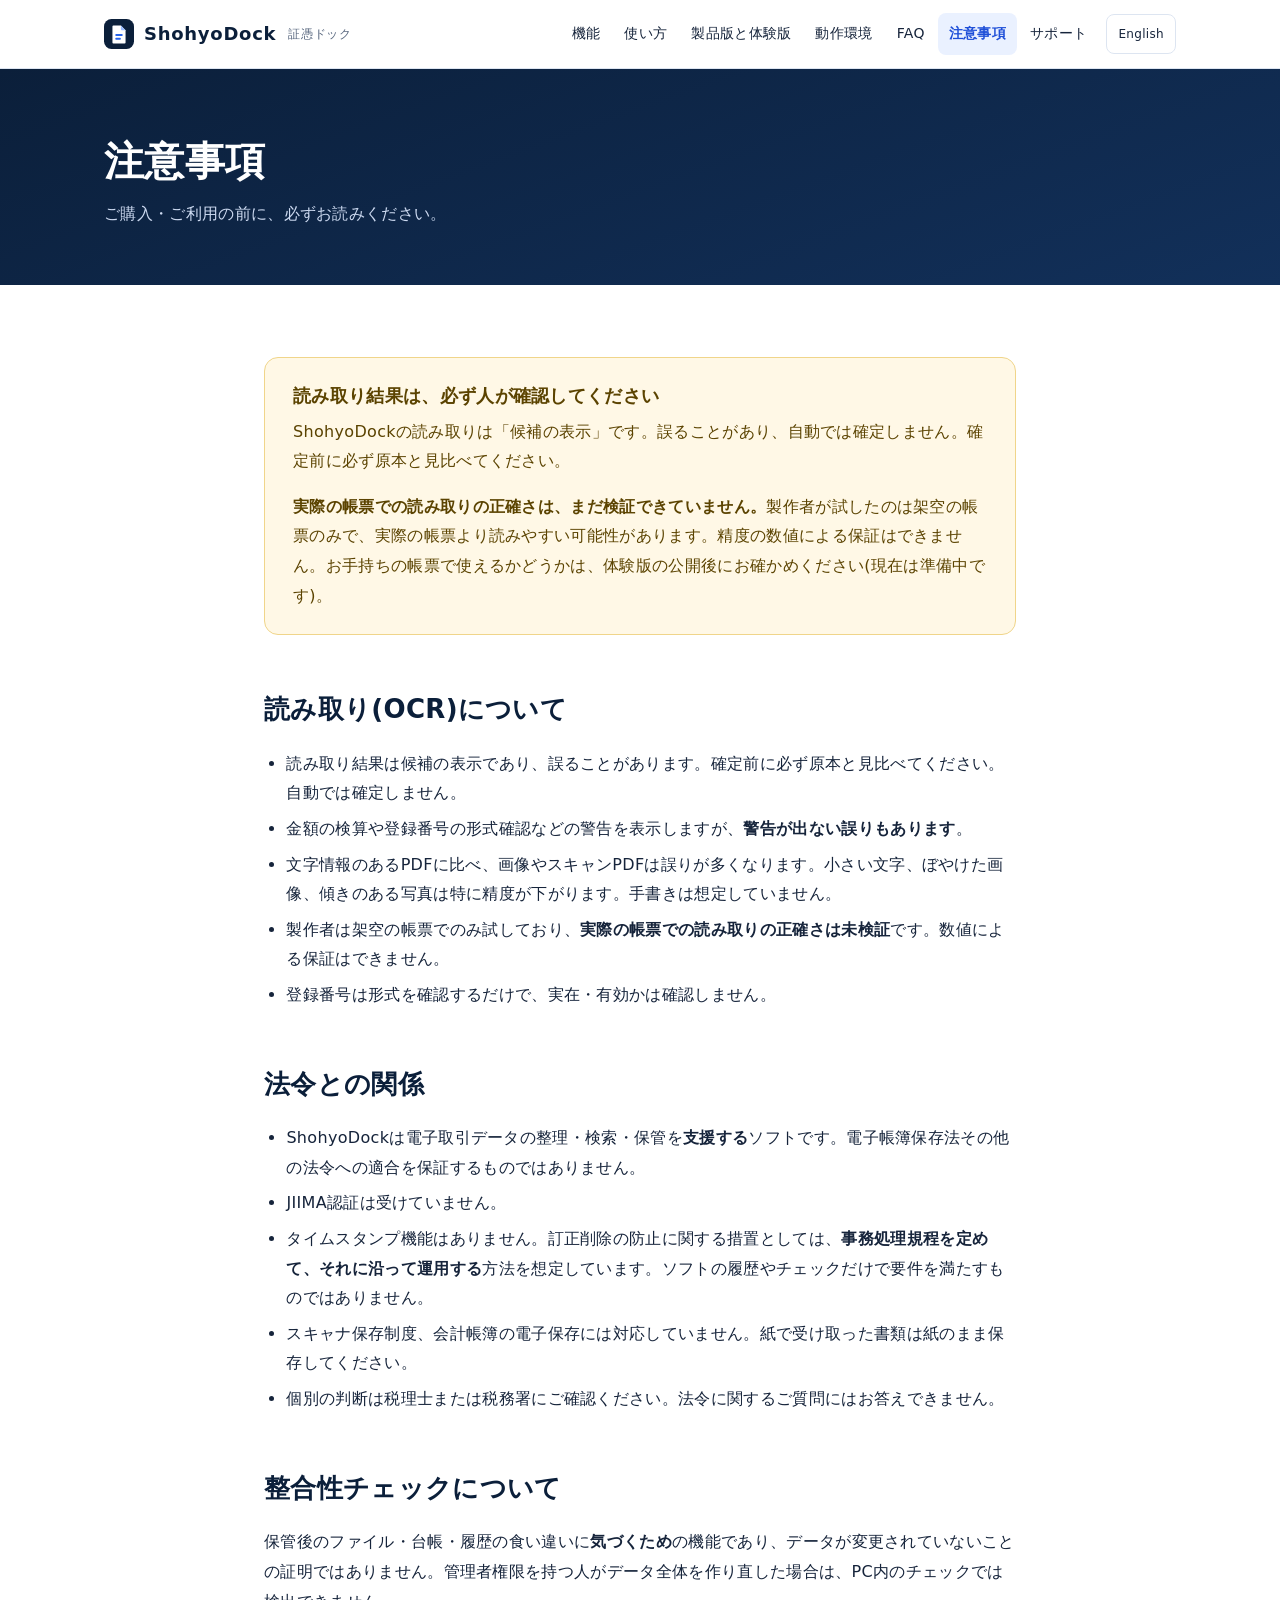
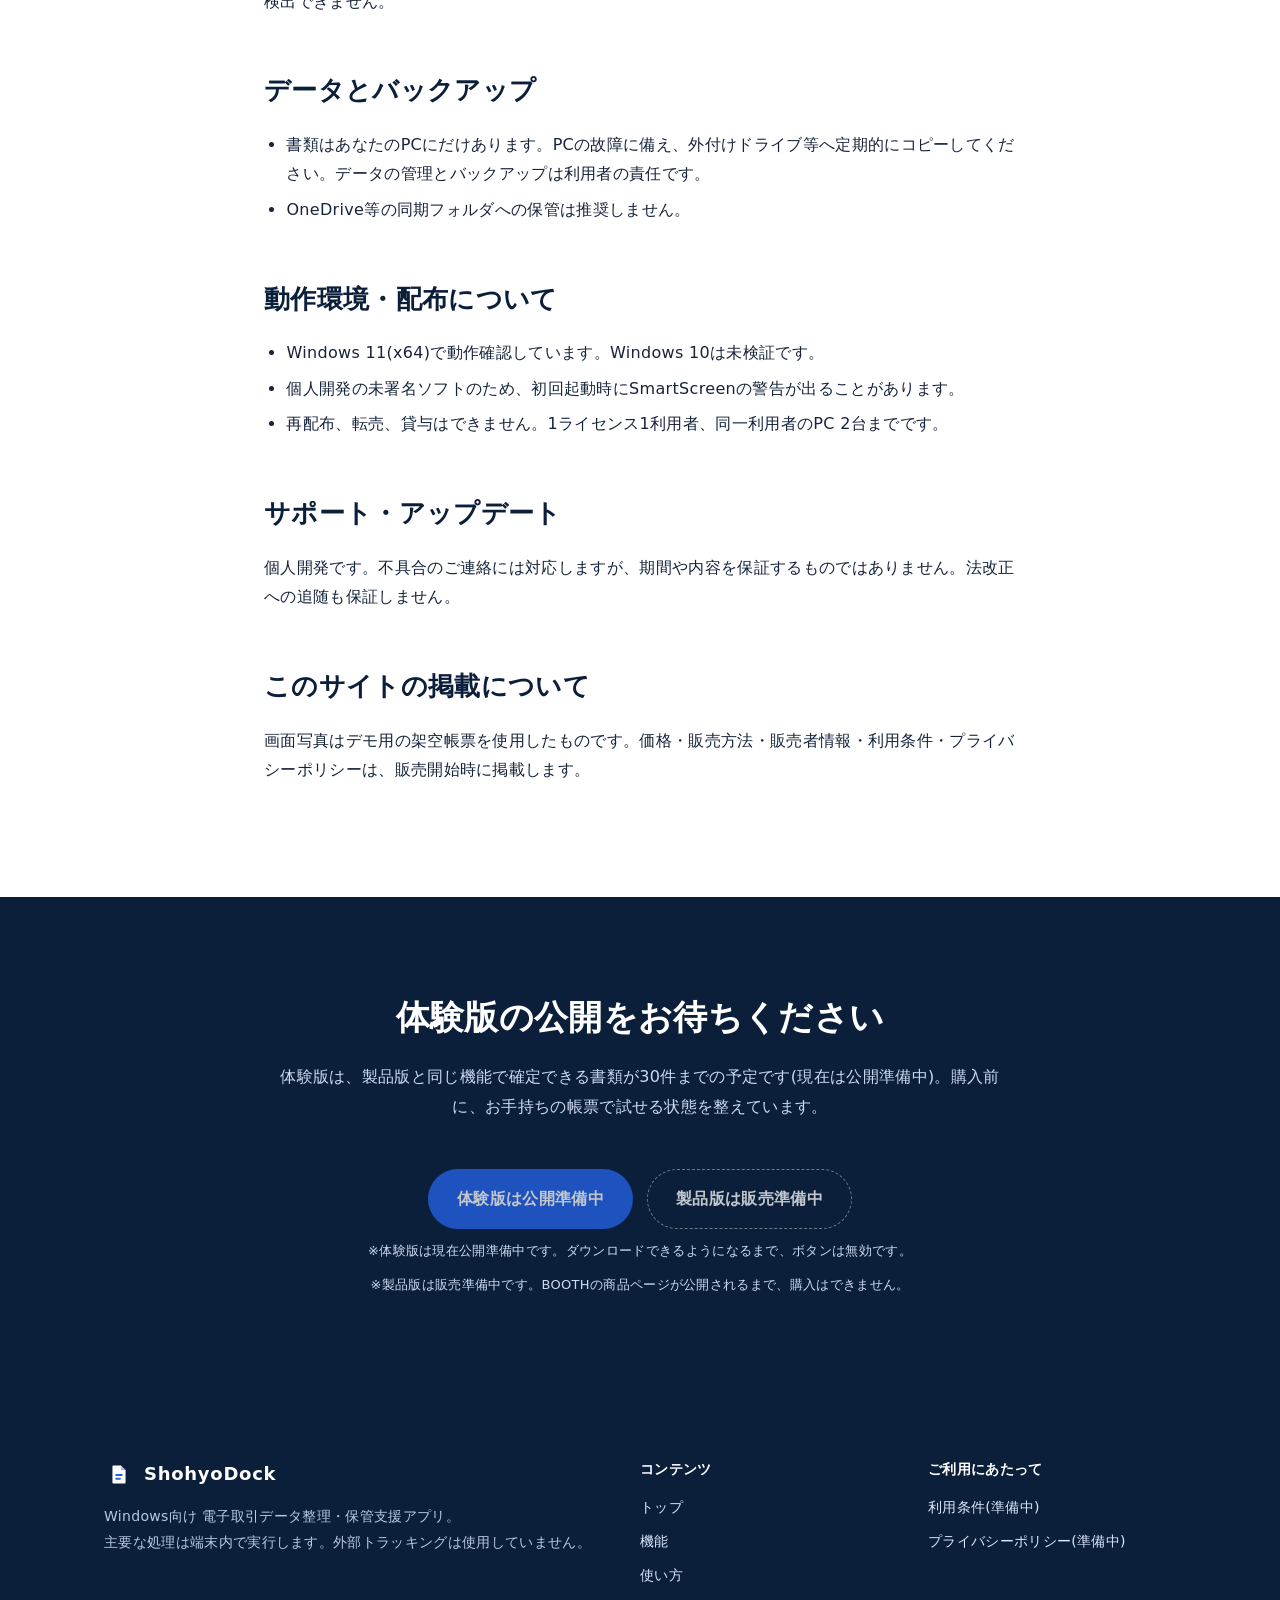
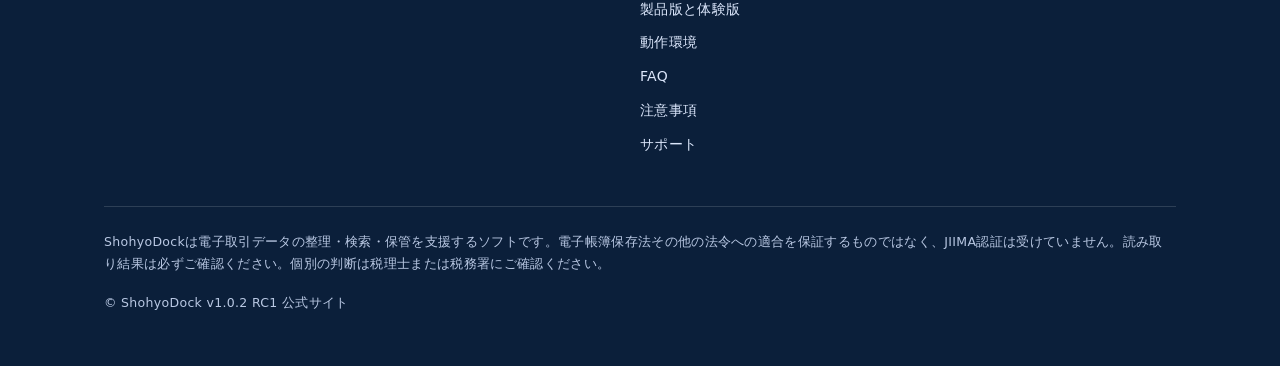
<file: notice.html>
<!doctype html>
<html lang="ja" data-root="">
<head>
<meta charset="utf-8">
<meta name="viewport" content="width=device-width, initial-scale=1">
<title>注意事項 | ShohyoDock(証憑ドック)</title>
<meta name="description" content="ShohyoDockをご利用の前にお読みください。読み取り結果は必ず人が確認すること、実帳票での精度は未検証であること、法令適合を保証しないこと、整合性チェックの限界など。">
<meta name="theme-color" content="#0b1f3a">
<meta name="robots" content="index,follow">

<link rel="icon" href="assets/img/favicon.svg" type="image/svg+xml">
<meta property="og:type" content="website">
<meta property="og:site_name" content="ShohyoDock">
<meta property="og:title" content="注意事項 | ShohyoDock(証憑ドック)">
<meta property="og:description" content="ShohyoDockをご利用の前にお読みください。読み取り結果は必ず人が確認すること、実帳票での精度は未検証であること、法令適合を保証しないこと、整合性チェックの限界など。">
<meta property="og:locale" content="ja_JP">
<meta property="og:image" content="assets/img/ogp.png">
<meta property="og:image:width" content="1200">
<meta property="og:image:height" content="630">
<meta property="og:image:alt" content="ShohyoDockの確認画面">

<meta name="twitter:card" content="summary_large_image">
<meta name="twitter:title" content="注意事項 | ShohyoDock(証憑ドック)">
<meta name="twitter:description" content="ShohyoDockをご利用の前にお読みください。読み取り結果は必ず人が確認すること、実帳票での精度は未検証であること、法令適合を保証しないこと、整合性チェックの限界など。">
<meta name="twitter:image" content="assets/img/ogp.png">
<link rel="stylesheet" href="assets/css/style.css">

</head>
<body>
<a class="skip" href="#main">本文へ移動</a>
<header class="site-header"><div class="wrap">
<a class="brand" href="index.html"><img src="assets/img/favicon.svg" alt="" width="30" height="30">ShohyoDock<small>証憑ドック</small></a>
<button class="menu-btn" type="button" aria-label="メニュー" aria-expanded="false" aria-controls="site-nav"><svg viewBox="0 0 24 24" fill="none" stroke="currentColor" stroke-width="2" stroke-linecap="round"><path d="M4 7h16M4 12h16M4 17h16"/></svg></button>
<nav class="nav" id="site-nav" aria-label="メイン"><a href="features.html">機能</a><a href="how-to.html">使い方</a><a href="compare.html">製品版と体験版</a><a href="requirements.html">動作環境</a><a href="faq.html">FAQ</a><a href="notice.html" aria-current="page">注意事項</a><a href="support.html">サポート</a><a class="lang" href="en/index.html" hreflang="en" lang="en">English</a></nav>
</div></header>
<main id="main">
<header class="page-head"><div class="wrap"><h1>注意事項</h1><p>ご購入・ご利用の前に、必ずお読みください。</p></div></header>
<section class="prose-sec"><div class="wrap narrow prose">
<div class="callout warn"><h3>読み取り結果は、必ず人が確認してください</h3><p>ShohyoDockの読み取りは「候補の表示」です。誤ることがあり、自動では確定しません。確定前に必ず原本と見比べてください。</p><p><b>実際の帳票での読み取りの正確さは、まだ検証できていません。</b>製作者が試したのは架空の帳票のみで、実際の帳票より読みやすい可能性があります。精度の数値による保証はできません。お手持ちの帳票で使えるかどうかは、体験版の公開後にお確かめください(現在は準備中です)。</p></div>
<h2>読み取り(OCR)について</h2>
<ul>
<li>読み取り結果は候補の表示であり、誤ることがあります。確定前に必ず原本と見比べてください。自動では確定しません。</li>
<li>金額の検算や登録番号の形式確認などの警告を表示しますが、<b>警告が出ない誤りもあります</b>。</li>
<li>文字情報のあるPDFに比べ、画像やスキャンPDFは誤りが多くなります。小さい文字、ぼやけた画像、傾きのある写真は特に精度が下がります。手書きは想定していません。</li>
<li>製作者は架空の帳票でのみ試しており、<b>実際の帳票での読み取りの正確さは未検証</b>です。数値による保証はできません。</li>
<li>登録番号は形式を確認するだけで、実在・有効かは確認しません。</li>
</ul>
<h2>法令との関係</h2>
<ul>
<li>ShohyoDockは電子取引データの整理・検索・保管を<b>支援する</b>ソフトです。電子帳簿保存法その他の法令への適合を保証するものではありません。</li>
<li>JIIMA認証は受けていません。</li>
<li>タイムスタンプ機能はありません。訂正削除の防止に関する措置としては、<b>事務処理規程を定めて、それに沿って運用する</b>方法を想定しています。ソフトの履歴やチェックだけで要件を満たすものではありません。</li>
<li>スキャナ保存制度、会計帳簿の電子保存には対応していません。紙で受け取った書類は紙のまま保存してください。</li>
<li>個別の判断は税理士または税務署にご確認ください。法令に関するご質問にはお答えできません。</li>
</ul>
<h2>整合性チェックについて</h2>
<p>保管後のファイル・台帳・履歴の食い違いに<b>気づくため</b>の機能であり、データが変更されていないことの証明ではありません。管理者権限を持つ人がデータ全体を作り直した場合は、PC内のチェックでは検出できません。</p>
<h2>データとバックアップ</h2>
<ul>
<li>書類はあなたのPCにだけあります。PCの故障に備え、外付けドライブ等へ定期的にコピーしてください。データの管理とバックアップは利用者の責任です。</li>
<li>OneDrive等の同期フォルダへの保管は推奨しません。</li>
</ul>
<h2>動作環境・配布について</h2>
<ul>
<li>Windows 11(x64)で動作確認しています。Windows 10は未検証です。</li>
<li>個人開発の未署名ソフトのため、初回起動時にSmartScreenの警告が出ることがあります。</li>
<li>再配布、転売、貸与はできません。1ライセンス1利用者、同一利用者のPC 2台までです。</li>
</ul>
<h2>サポート・アップデート</h2>
<p>個人開発です。不具合のご連絡には対応しますが、期間や内容を保証するものではありません。法改正への追随も保証しません。</p>
<h2>このサイトの掲載について</h2>
<p>画面写真はデモ用の架空帳票を使用したものです。価格・販売方法・販売者情報・利用条件・プライバシーポリシーは、販売開始時に掲載します。</p>
</div></section>
<section class="navy cta-band"><div class="wrap"><h2>体験版の公開をお待ちください</h2><p class="sec-lead">体験版は、製品版と同じ機能で確定できる書類が30件までの予定です(現在は公開準備中)。購入前に、お手持ちの帳票で試せる状態を整えています。</p><div class="cta-row"><a class="btn btn-primary is-disabled" data-trial data-label="体験版をダウンロード" aria-disabled="true">体験版は公開準備中</a><a class="btn btn-ghost is-disabled" data-booth data-label="製品版を購入(BOOTH)" aria-disabled="true">製品版は販売準備中</a></div><p class="cta-note" data-trial-note>※体験版は現在公開準備中です。ダウンロードできるようになるまで、ボタンは無効です。</p><p class="cta-note" data-booth-note>※製品版は販売準備中です。BOOTHの商品ページが公開されるまで、購入はできません。</p></div></section>
</main>
<footer class="site-footer"><div class="wrap">
<div class="foot-grid">
<div><a class="brand" href="index.html" style="color:#fff"><img src="assets/img/favicon.svg" alt="" width="30" height="30">ShohyoDock</a><p style="margin-top:14px">Windows向け 電子取引データ整理・保管支援アプリ。<br>主要な処理は端末内で実行します。外部トラッキングは使用していません。</p></div>
<div><h4>コンテンツ</h4><ul><li><a href="index.html">トップ</a></li><li><a href="features.html">機能</a></li><li><a href="how-to.html">使い方</a></li><li><a href="compare.html">製品版と体験版</a></li><li><a href="requirements.html">動作環境</a></li><li><a href="faq.html">FAQ</a></li><li><a href="notice.html">注意事項</a></li><li><a href="support.html">サポート</a></li></ul></div>
<div><h4>ご利用にあたって</h4><ul><li><a href="terms.html">利用条件(準備中)</a></li><li><a href="privacy.html">プライバシーポリシー(準備中)</a></li></ul></div>
</div>
<p class="foot-note">ShohyoDockは電子取引データの整理・検索・保管を支援するソフトです。電子帳簿保存法その他の法令への適合を保証するものではなく、JIIMA認証は受けていません。読み取り結果は必ずご確認ください。個別の判断は税理士または税務署にご確認ください。</p>
<p class="foot-note" style="border:0;padding-top:0">&copy; ShohyoDock v1.0.2 RC1 公式サイト</p>
</div></footer>
<script src="config.js"></script>
<script src="assets/js/main.js"></script>
</body>
</html>
</file>
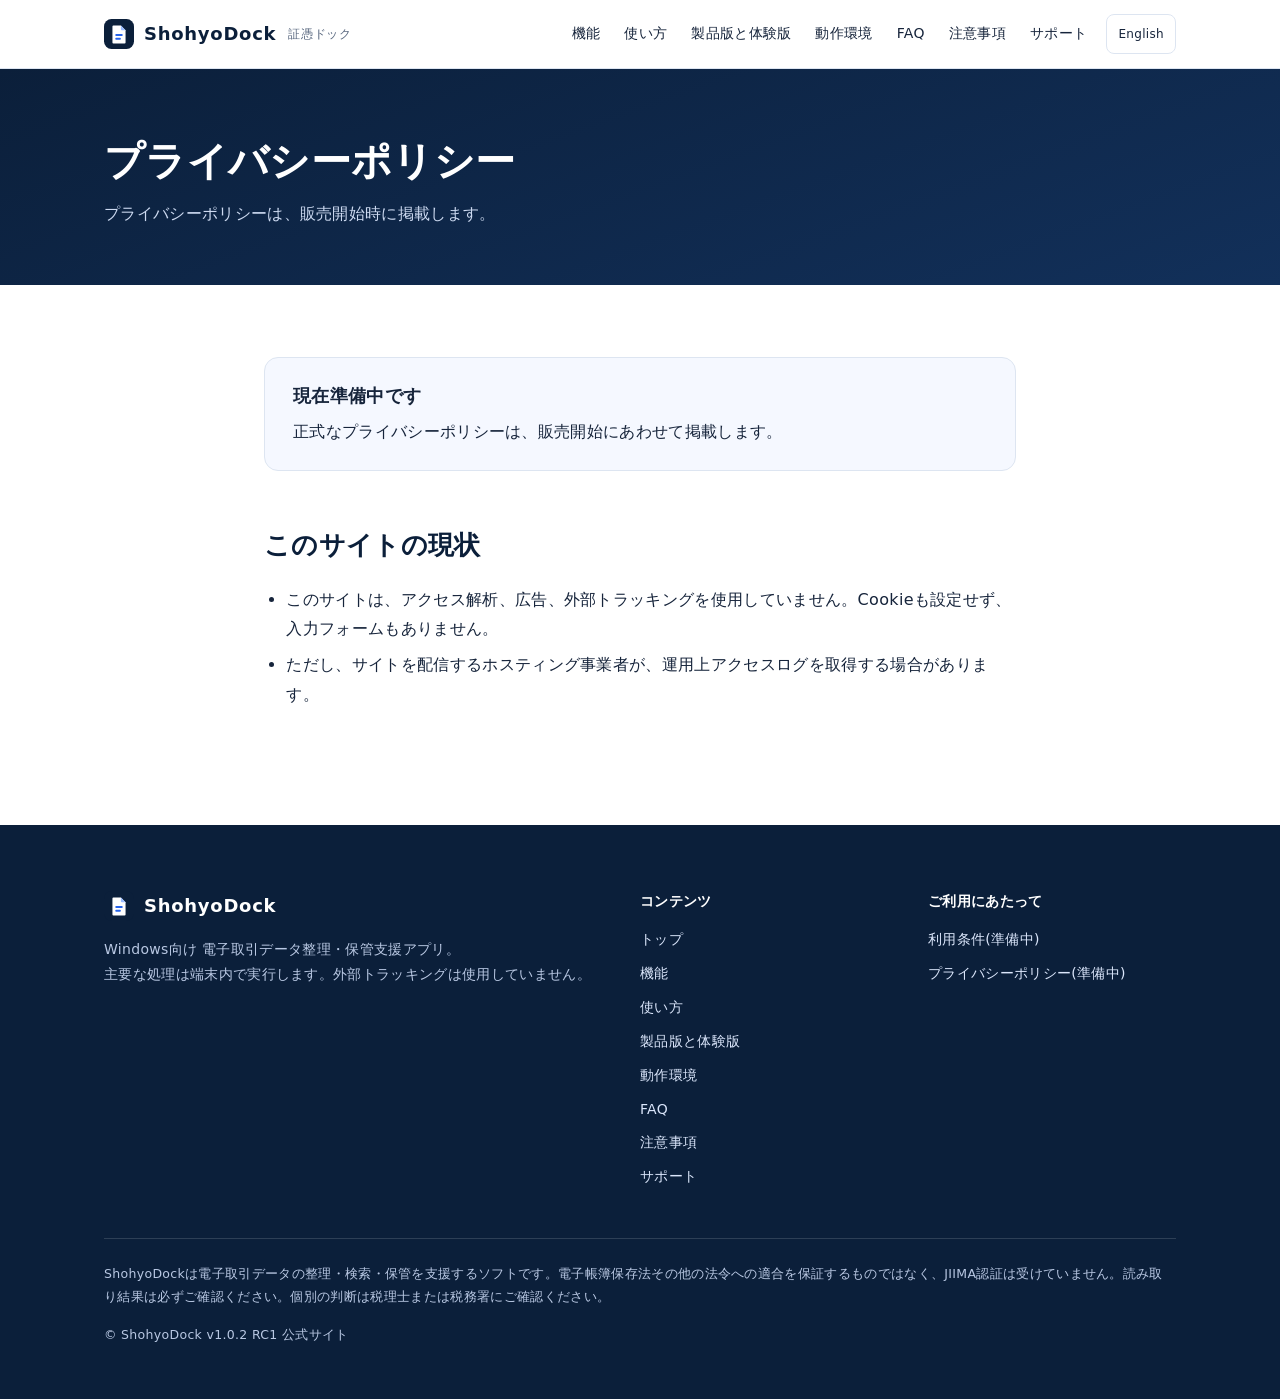
<file: privacy.html>
<!doctype html>
<html lang="ja" data-root="">
<head>
<meta charset="utf-8">
<meta name="viewport" content="width=device-width, initial-scale=1">
<title>プライバシーポリシー(準備中) | ShohyoDock(証憑ドック)</title>
<meta name="description" content="ShohyoDockのプライバシーポリシーは販売開始時に掲載します。">
<meta name="theme-color" content="#0b1f3a">
<meta name="robots" content="noindex,follow">

<link rel="icon" href="assets/img/favicon.svg" type="image/svg+xml">
<meta property="og:type" content="website">
<meta property="og:site_name" content="ShohyoDock">
<meta property="og:title" content="プライバシーポリシー(準備中) | ShohyoDock(証憑ドック)">
<meta property="og:description" content="ShohyoDockのプライバシーポリシーは販売開始時に掲載します。">
<meta property="og:locale" content="ja_JP">
<meta property="og:image" content="assets/img/ogp.png">
<meta property="og:image:width" content="1200">
<meta property="og:image:height" content="630">
<meta property="og:image:alt" content="ShohyoDockの確認画面">

<meta name="twitter:card" content="summary_large_image">
<meta name="twitter:title" content="プライバシーポリシー(準備中) | ShohyoDock(証憑ドック)">
<meta name="twitter:description" content="ShohyoDockのプライバシーポリシーは販売開始時に掲載します。">
<meta name="twitter:image" content="assets/img/ogp.png">
<link rel="stylesheet" href="assets/css/style.css">

</head>
<body>
<a class="skip" href="#main">本文へ移動</a>
<header class="site-header"><div class="wrap">
<a class="brand" href="index.html"><img src="assets/img/favicon.svg" alt="" width="30" height="30">ShohyoDock<small>証憑ドック</small></a>
<button class="menu-btn" type="button" aria-label="メニュー" aria-expanded="false" aria-controls="site-nav"><svg viewBox="0 0 24 24" fill="none" stroke="currentColor" stroke-width="2" stroke-linecap="round"><path d="M4 7h16M4 12h16M4 17h16"/></svg></button>
<nav class="nav" id="site-nav" aria-label="メイン"><a href="features.html">機能</a><a href="how-to.html">使い方</a><a href="compare.html">製品版と体験版</a><a href="requirements.html">動作環境</a><a href="faq.html">FAQ</a><a href="notice.html">注意事項</a><a href="support.html">サポート</a><a class="lang" href="en/index.html" hreflang="en" lang="en">English</a></nav>
</div></header>
<main id="main">
<header class="page-head"><div class="wrap"><h1>プライバシーポリシー</h1><p>プライバシーポリシーは、販売開始時に掲載します。</p></div></header>
<section class="prose-sec"><div class="wrap narrow prose">
<div class="callout"><h3>現在準備中です</h3>
<p>正式なプライバシーポリシーは、販売開始にあわせて掲載します。</p></div>
<h2>このサイトの現状</h2>
<ul>
<li>このサイトは、アクセス解析、広告、外部トラッキングを使用していません。Cookieも設定せず、入力フォームもありません。</li>
<li>ただし、サイトを配信するホスティング事業者が、運用上アクセスログを取得する場合があります。</li>
</ul>
</div></section>
</main>
<footer class="site-footer"><div class="wrap">
<div class="foot-grid">
<div><a class="brand" href="index.html" style="color:#fff"><img src="assets/img/favicon.svg" alt="" width="30" height="30">ShohyoDock</a><p style="margin-top:14px">Windows向け 電子取引データ整理・保管支援アプリ。<br>主要な処理は端末内で実行します。外部トラッキングは使用していません。</p></div>
<div><h4>コンテンツ</h4><ul><li><a href="index.html">トップ</a></li><li><a href="features.html">機能</a></li><li><a href="how-to.html">使い方</a></li><li><a href="compare.html">製品版と体験版</a></li><li><a href="requirements.html">動作環境</a></li><li><a href="faq.html">FAQ</a></li><li><a href="notice.html">注意事項</a></li><li><a href="support.html">サポート</a></li></ul></div>
<div><h4>ご利用にあたって</h4><ul><li><a href="terms.html">利用条件(準備中)</a></li><li><a href="privacy.html">プライバシーポリシー(準備中)</a></li></ul></div>
</div>
<p class="foot-note">ShohyoDockは電子取引データの整理・検索・保管を支援するソフトです。電子帳簿保存法その他の法令への適合を保証するものではなく、JIIMA認証は受けていません。読み取り結果は必ずご確認ください。個別の判断は税理士または税務署にご確認ください。</p>
<p class="foot-note" style="border:0;padding-top:0">&copy; ShohyoDock v1.0.2 RC1 公式サイト</p>
</div></footer>
<script src="config.js"></script>
<script src="assets/js/main.js"></script>
</body>
</html>
</file>
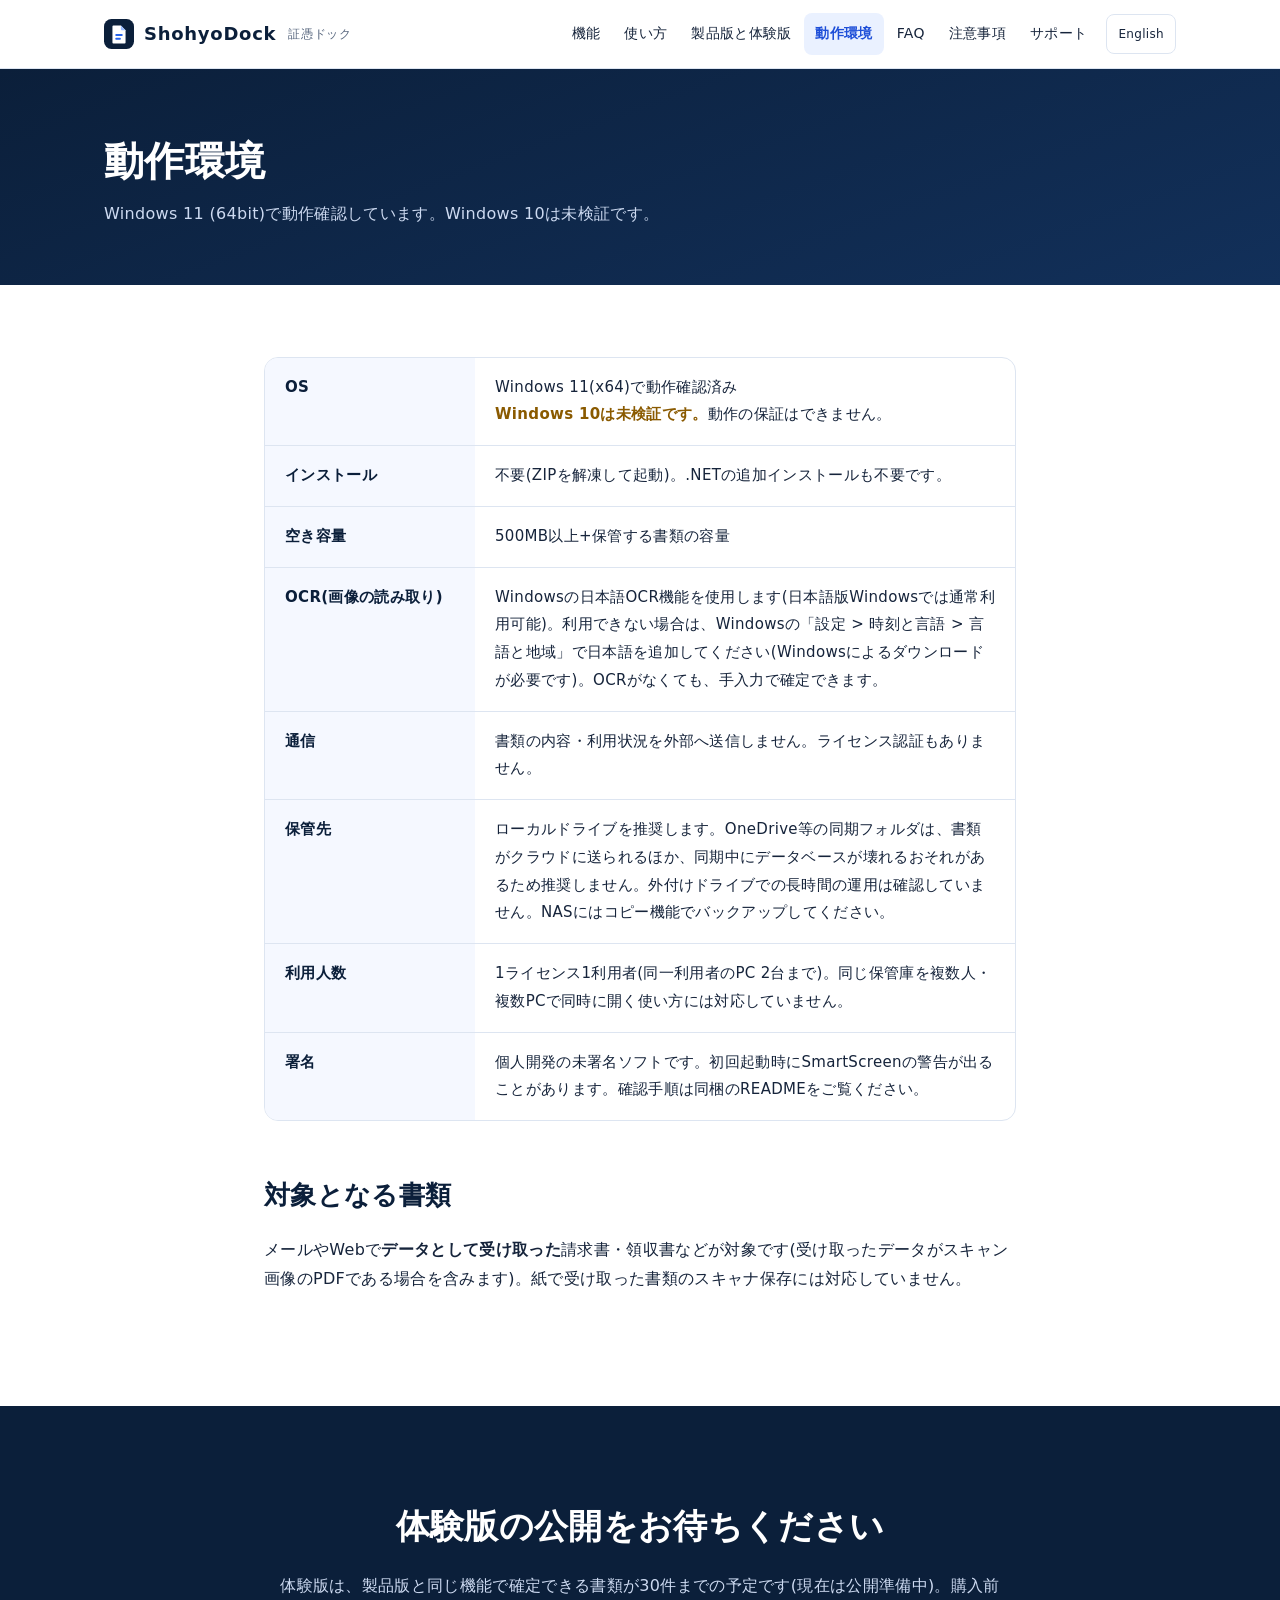
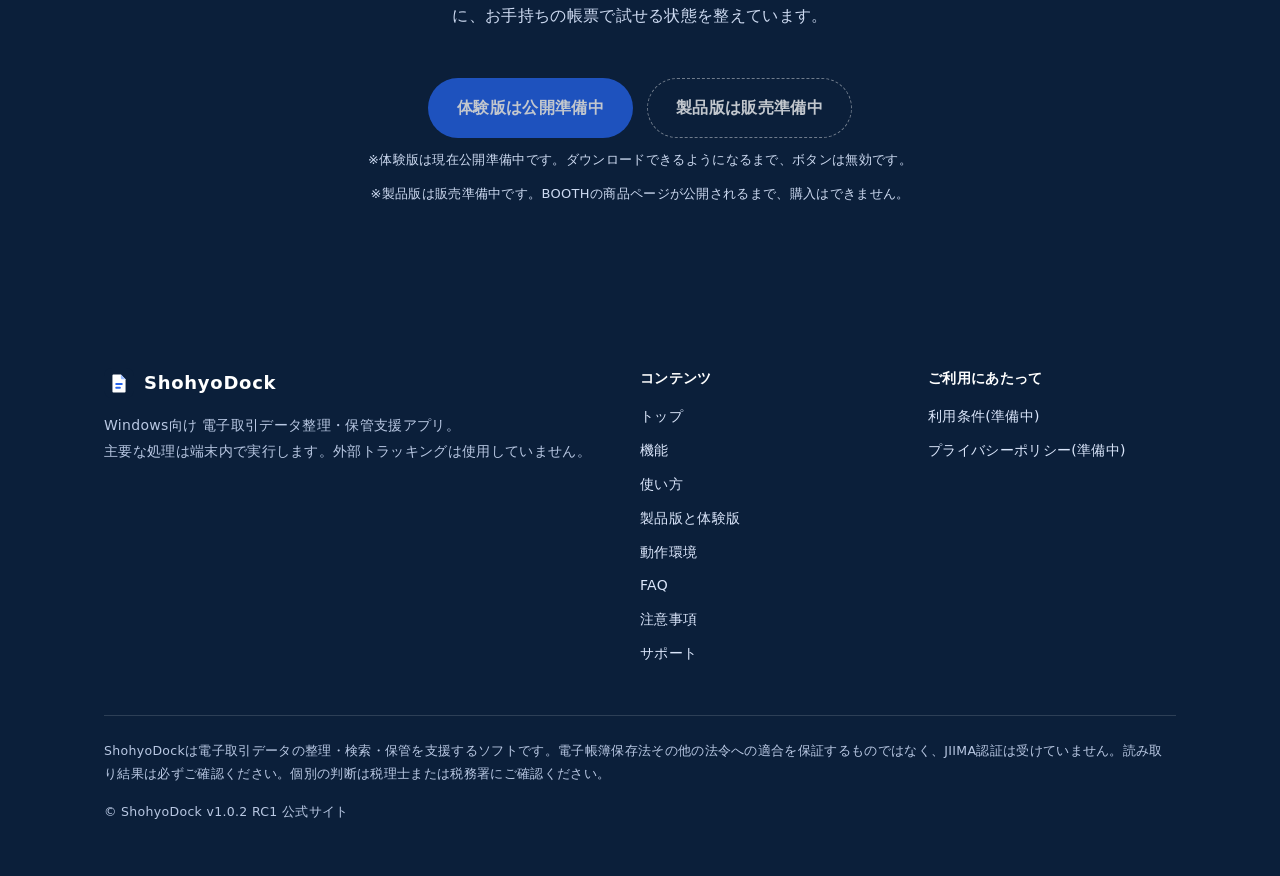
<file: requirements.html>
<!doctype html>
<html lang="ja" data-root="">
<head>
<meta charset="utf-8">
<meta name="viewport" content="width=device-width, initial-scale=1">
<title>動作環境 | ShohyoDock(証憑ドック)</title>
<meta name="description" content="ShohyoDockの動作環境。Windows 11 x64で動作確認、Windows 10は未検証。インストール不要、空き容量500MB以上、画像の読み取りにはWindows標準の日本語OCRを使用。">
<meta name="theme-color" content="#0b1f3a">
<meta name="robots" content="index,follow">

<link rel="icon" href="assets/img/favicon.svg" type="image/svg+xml">
<meta property="og:type" content="website">
<meta property="og:site_name" content="ShohyoDock">
<meta property="og:title" content="動作環境 | ShohyoDock(証憑ドック)">
<meta property="og:description" content="ShohyoDockの動作環境。Windows 11 x64で動作確認、Windows 10は未検証。インストール不要、空き容量500MB以上、画像の読み取りにはWindows標準の日本語OCRを使用。">
<meta property="og:locale" content="ja_JP">
<meta property="og:image" content="assets/img/ogp.png">
<meta property="og:image:width" content="1200">
<meta property="og:image:height" content="630">
<meta property="og:image:alt" content="ShohyoDockの確認画面">

<meta name="twitter:card" content="summary_large_image">
<meta name="twitter:title" content="動作環境 | ShohyoDock(証憑ドック)">
<meta name="twitter:description" content="ShohyoDockの動作環境。Windows 11 x64で動作確認、Windows 10は未検証。インストール不要、空き容量500MB以上、画像の読み取りにはWindows標準の日本語OCRを使用。">
<meta name="twitter:image" content="assets/img/ogp.png">
<link rel="stylesheet" href="assets/css/style.css">

</head>
<body>
<a class="skip" href="#main">本文へ移動</a>
<header class="site-header"><div class="wrap">
<a class="brand" href="index.html"><img src="assets/img/favicon.svg" alt="" width="30" height="30">ShohyoDock<small>証憑ドック</small></a>
<button class="menu-btn" type="button" aria-label="メニュー" aria-expanded="false" aria-controls="site-nav"><svg viewBox="0 0 24 24" fill="none" stroke="currentColor" stroke-width="2" stroke-linecap="round"><path d="M4 7h16M4 12h16M4 17h16"/></svg></button>
<nav class="nav" id="site-nav" aria-label="メイン"><a href="features.html">機能</a><a href="how-to.html">使い方</a><a href="compare.html">製品版と体験版</a><a href="requirements.html" aria-current="page">動作環境</a><a href="faq.html">FAQ</a><a href="notice.html">注意事項</a><a href="support.html">サポート</a><a class="lang" href="en/index.html" hreflang="en" lang="en">English</a></nav>
</div></header>
<main id="main">
<header class="page-head"><div class="wrap"><h1>動作環境</h1><p>Windows 11 (64bit)で動作確認しています。Windows 10は未検証です。</p></div></header>
<section class="prose-sec"><div class="wrap narrow prose">
<div class="table-wrap"><table><tbody>
<tr><th scope="row">OS</th><td>Windows 11(x64)で動作確認済み<br><span class="no">Windows 10は未検証です。</span>動作の保証はできません。</td></tr>
<tr><th scope="row">インストール</th><td>不要(ZIPを解凍して起動)。.NETの追加インストールも不要です。</td></tr>
<tr><th scope="row">空き容量</th><td>500MB以上+保管する書類の容量</td></tr>
<tr><th scope="row">OCR(画像の読み取り)</th><td>Windowsの日本語OCR機能を使用します(日本語版Windowsでは通常利用可能)。利用できない場合は、Windowsの「設定 &gt; 時刻と言語 &gt; 言語と地域」で日本語を追加してください(Windowsによるダウンロードが必要です)。OCRがなくても、手入力で確定できます。</td></tr>
<tr><th scope="row">通信</th><td>書類の内容・利用状況を外部へ送信しません。ライセンス認証もありません。</td></tr>
<tr><th scope="row">保管先</th><td>ローカルドライブを推奨します。OneDrive等の同期フォルダは、書類がクラウドに送られるほか、同期中にデータベースが壊れるおそれがあるため推奨しません。外付けドライブでの長時間の運用は確認していません。NASにはコピー機能でバックアップしてください。</td></tr>
<tr><th scope="row">利用人数</th><td>1ライセンス1利用者(同一利用者のPC 2台まで)。同じ保管庫を複数人・複数PCで同時に開く使い方には対応していません。</td></tr>
<tr><th scope="row">署名</th><td>個人開発の未署名ソフトです。初回起動時にSmartScreenの警告が出ることがあります。確認手順は同梱のREADMEをご覧ください。</td></tr>
</tbody></table></div>
<h2>対象となる書類</h2>
<p>メールやWebで<b>データとして受け取った</b>請求書・領収書などが対象です(受け取ったデータがスキャン画像のPDFである場合を含みます)。紙で受け取った書類のスキャナ保存には対応していません。</p>
</div></section>
<section class="navy cta-band"><div class="wrap"><h2>体験版の公開をお待ちください</h2><p class="sec-lead">体験版は、製品版と同じ機能で確定できる書類が30件までの予定です(現在は公開準備中)。購入前に、お手持ちの帳票で試せる状態を整えています。</p><div class="cta-row"><a class="btn btn-primary is-disabled" data-trial data-label="体験版をダウンロード" aria-disabled="true">体験版は公開準備中</a><a class="btn btn-ghost is-disabled" data-booth data-label="製品版を購入(BOOTH)" aria-disabled="true">製品版は販売準備中</a></div><p class="cta-note" data-trial-note>※体験版は現在公開準備中です。ダウンロードできるようになるまで、ボタンは無効です。</p><p class="cta-note" data-booth-note>※製品版は販売準備中です。BOOTHの商品ページが公開されるまで、購入はできません。</p></div></section>
</main>
<footer class="site-footer"><div class="wrap">
<div class="foot-grid">
<div><a class="brand" href="index.html" style="color:#fff"><img src="assets/img/favicon.svg" alt="" width="30" height="30">ShohyoDock</a><p style="margin-top:14px">Windows向け 電子取引データ整理・保管支援アプリ。<br>主要な処理は端末内で実行します。外部トラッキングは使用していません。</p></div>
<div><h4>コンテンツ</h4><ul><li><a href="index.html">トップ</a></li><li><a href="features.html">機能</a></li><li><a href="how-to.html">使い方</a></li><li><a href="compare.html">製品版と体験版</a></li><li><a href="requirements.html">動作環境</a></li><li><a href="faq.html">FAQ</a></li><li><a href="notice.html">注意事項</a></li><li><a href="support.html">サポート</a></li></ul></div>
<div><h4>ご利用にあたって</h4><ul><li><a href="terms.html">利用条件(準備中)</a></li><li><a href="privacy.html">プライバシーポリシー(準備中)</a></li></ul></div>
</div>
<p class="foot-note">ShohyoDockは電子取引データの整理・検索・保管を支援するソフトです。電子帳簿保存法その他の法令への適合を保証するものではなく、JIIMA認証は受けていません。読み取り結果は必ずご確認ください。個別の判断は税理士または税務署にご確認ください。</p>
<p class="foot-note" style="border:0;padding-top:0">&copy; ShohyoDock v1.0.2 RC1 公式サイト</p>
</div></footer>
<script src="config.js"></script>
<script src="assets/js/main.js"></script>
</body>
</html>
</file>
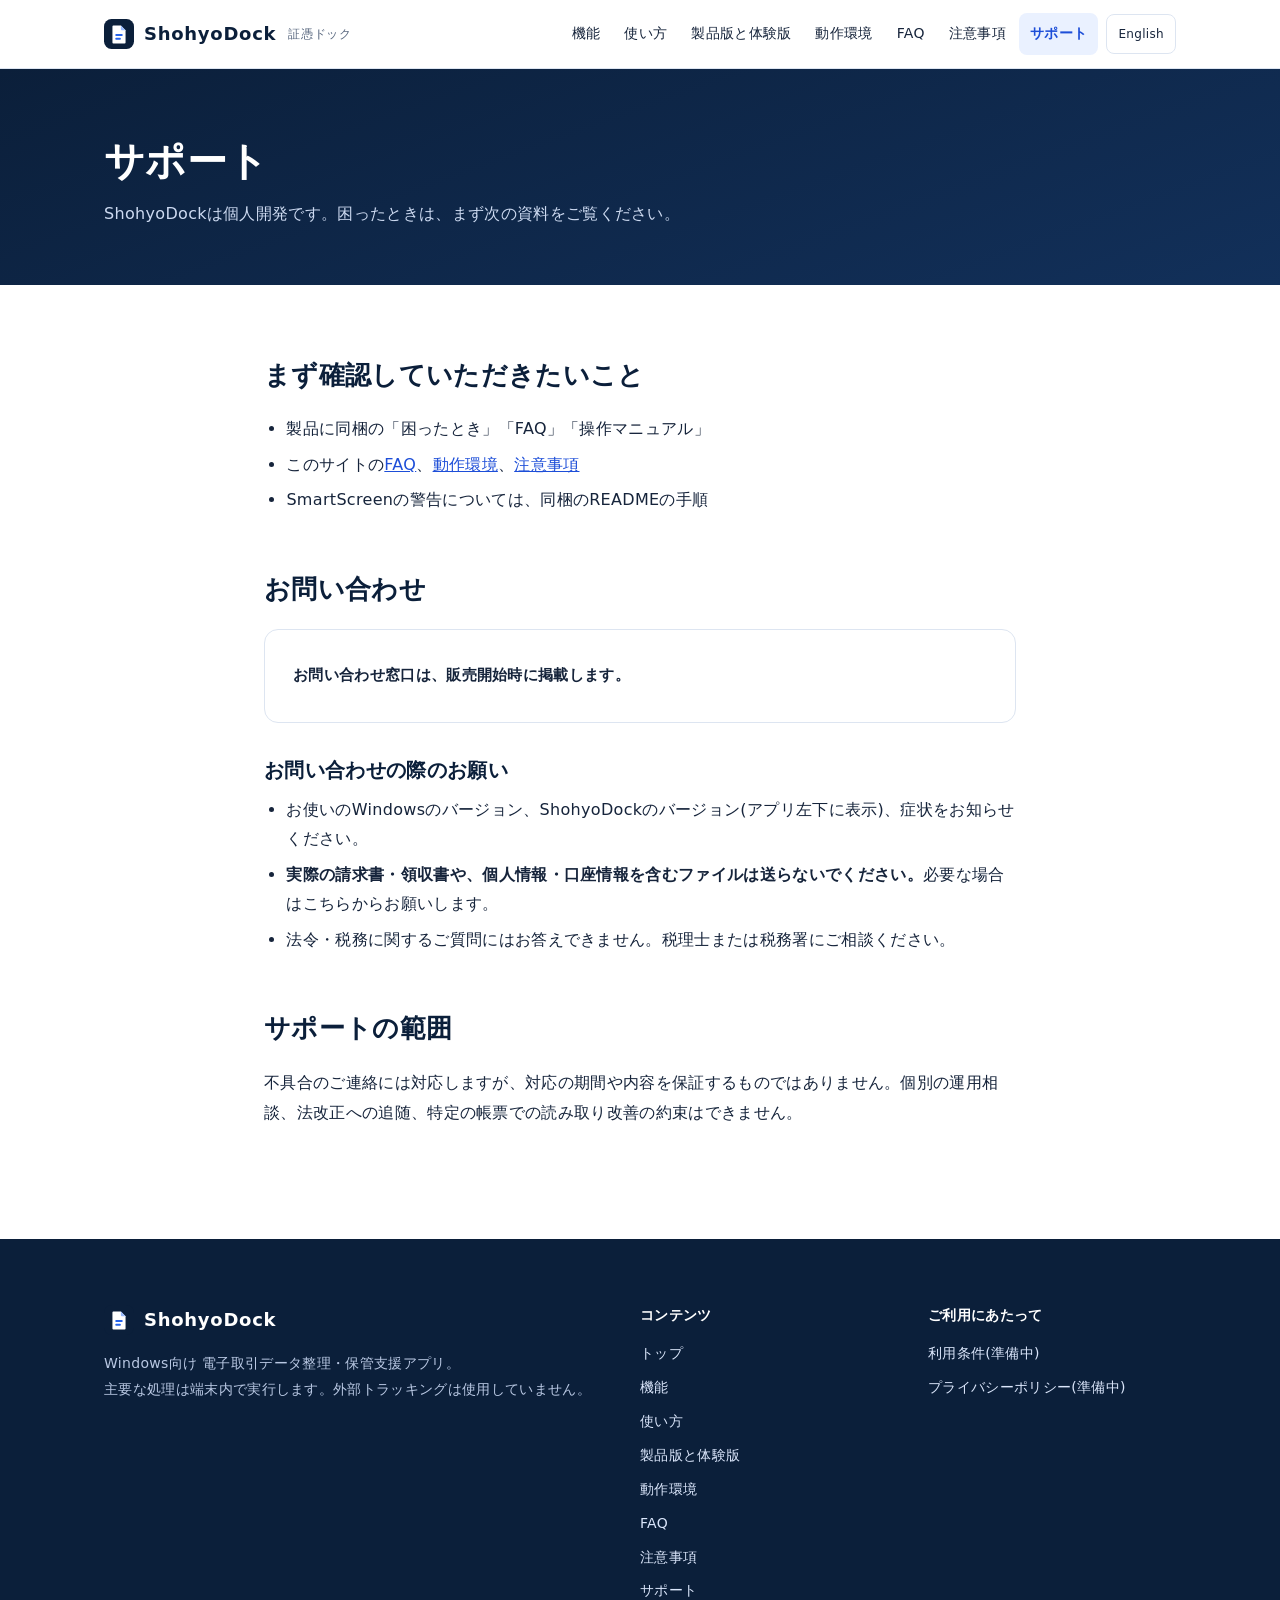
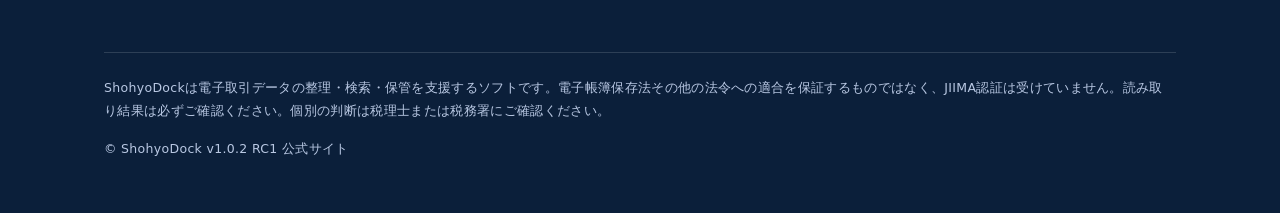
<file: support.html>
<!doctype html>
<html lang="ja" data-root="">
<head>
<meta charset="utf-8">
<meta name="viewport" content="width=device-width, initial-scale=1">
<title>サポート | ShohyoDock(証憑ドック)</title>
<meta name="description" content="ShohyoDockのサポート案内。困ったときの確認先、お問い合わせの際のお願い、サポートの範囲。">
<meta name="theme-color" content="#0b1f3a">
<meta name="robots" content="index,follow">

<link rel="icon" href="assets/img/favicon.svg" type="image/svg+xml">
<meta property="og:type" content="website">
<meta property="og:site_name" content="ShohyoDock">
<meta property="og:title" content="サポート | ShohyoDock(証憑ドック)">
<meta property="og:description" content="ShohyoDockのサポート案内。困ったときの確認先、お問い合わせの際のお願い、サポートの範囲。">
<meta property="og:locale" content="ja_JP">
<meta property="og:image" content="assets/img/ogp.png">
<meta property="og:image:width" content="1200">
<meta property="og:image:height" content="630">
<meta property="og:image:alt" content="ShohyoDockの確認画面">

<meta name="twitter:card" content="summary_large_image">
<meta name="twitter:title" content="サポート | ShohyoDock(証憑ドック)">
<meta name="twitter:description" content="ShohyoDockのサポート案内。困ったときの確認先、お問い合わせの際のお願い、サポートの範囲。">
<meta name="twitter:image" content="assets/img/ogp.png">
<link rel="stylesheet" href="assets/css/style.css">

</head>
<body>
<a class="skip" href="#main">本文へ移動</a>
<header class="site-header"><div class="wrap">
<a class="brand" href="index.html"><img src="assets/img/favicon.svg" alt="" width="30" height="30">ShohyoDock<small>証憑ドック</small></a>
<button class="menu-btn" type="button" aria-label="メニュー" aria-expanded="false" aria-controls="site-nav"><svg viewBox="0 0 24 24" fill="none" stroke="currentColor" stroke-width="2" stroke-linecap="round"><path d="M4 7h16M4 12h16M4 17h16"/></svg></button>
<nav class="nav" id="site-nav" aria-label="メイン"><a href="features.html">機能</a><a href="how-to.html">使い方</a><a href="compare.html">製品版と体験版</a><a href="requirements.html">動作環境</a><a href="faq.html">FAQ</a><a href="notice.html">注意事項</a><a href="support.html" aria-current="page">サポート</a><a class="lang" href="en/index.html" hreflang="en" lang="en">English</a></nav>
</div></header>
<main id="main">
<header class="page-head"><div class="wrap"><h1>サポート</h1><p>ShohyoDockは個人開発です。困ったときは、まず次の資料をご覧ください。</p></div></header>
<section class="prose-sec"><div class="wrap narrow prose">
<h2>まず確認していただきたいこと</h2>
<ul>
<li>製品に同梱の「困ったとき」「FAQ」「操作マニュアル」</li>
<li>このサイトの<a href="faq.html">FAQ</a>、<a href="requirements.html">動作環境</a>、<a href="notice.html">注意事項</a></li>
<li>SmartScreenの警告については、同梱のREADMEの手順</li>
</ul>
<h2>お問い合わせ</h2>
<div class="card"><p style="color:var(--ink);margin:0"><b>お問い合わせ窓口は、販売開始時に掲載します。</b></p></div>
<h3>お問い合わせの際のお願い</h3>
<ul>
<li>お使いのWindowsのバージョン、ShohyoDockのバージョン(アプリ左下に表示)、症状をお知らせください。</li>
<li><b>実際の請求書・領収書や、個人情報・口座情報を含むファイルは送らないでください。</b>必要な場合はこちらからお願いします。</li>
<li>法令・税務に関するご質問にはお答えできません。税理士または税務署にご相談ください。</li>
</ul>
<h2>サポートの範囲</h2>
<p>不具合のご連絡には対応しますが、対応の期間や内容を保証するものではありません。個別の運用相談、法改正への追随、特定の帳票での読み取り改善の約束はできません。</p>
</div></section>
</main>
<footer class="site-footer"><div class="wrap">
<div class="foot-grid">
<div><a class="brand" href="index.html" style="color:#fff"><img src="assets/img/favicon.svg" alt="" width="30" height="30">ShohyoDock</a><p style="margin-top:14px">Windows向け 電子取引データ整理・保管支援アプリ。<br>主要な処理は端末内で実行します。外部トラッキングは使用していません。</p></div>
<div><h4>コンテンツ</h4><ul><li><a href="index.html">トップ</a></li><li><a href="features.html">機能</a></li><li><a href="how-to.html">使い方</a></li><li><a href="compare.html">製品版と体験版</a></li><li><a href="requirements.html">動作環境</a></li><li><a href="faq.html">FAQ</a></li><li><a href="notice.html">注意事項</a></li><li><a href="support.html">サポート</a></li></ul></div>
<div><h4>ご利用にあたって</h4><ul><li><a href="terms.html">利用条件(準備中)</a></li><li><a href="privacy.html">プライバシーポリシー(準備中)</a></li></ul></div>
</div>
<p class="foot-note">ShohyoDockは電子取引データの整理・検索・保管を支援するソフトです。電子帳簿保存法その他の法令への適合を保証するものではなく、JIIMA認証は受けていません。読み取り結果は必ずご確認ください。個別の判断は税理士または税務署にご確認ください。</p>
<p class="foot-note" style="border:0;padding-top:0">&copy; ShohyoDock v1.0.2 RC1 公式サイト</p>
</div></footer>
<script src="config.js"></script>
<script src="assets/js/main.js"></script>
</body>
</html>
</file>
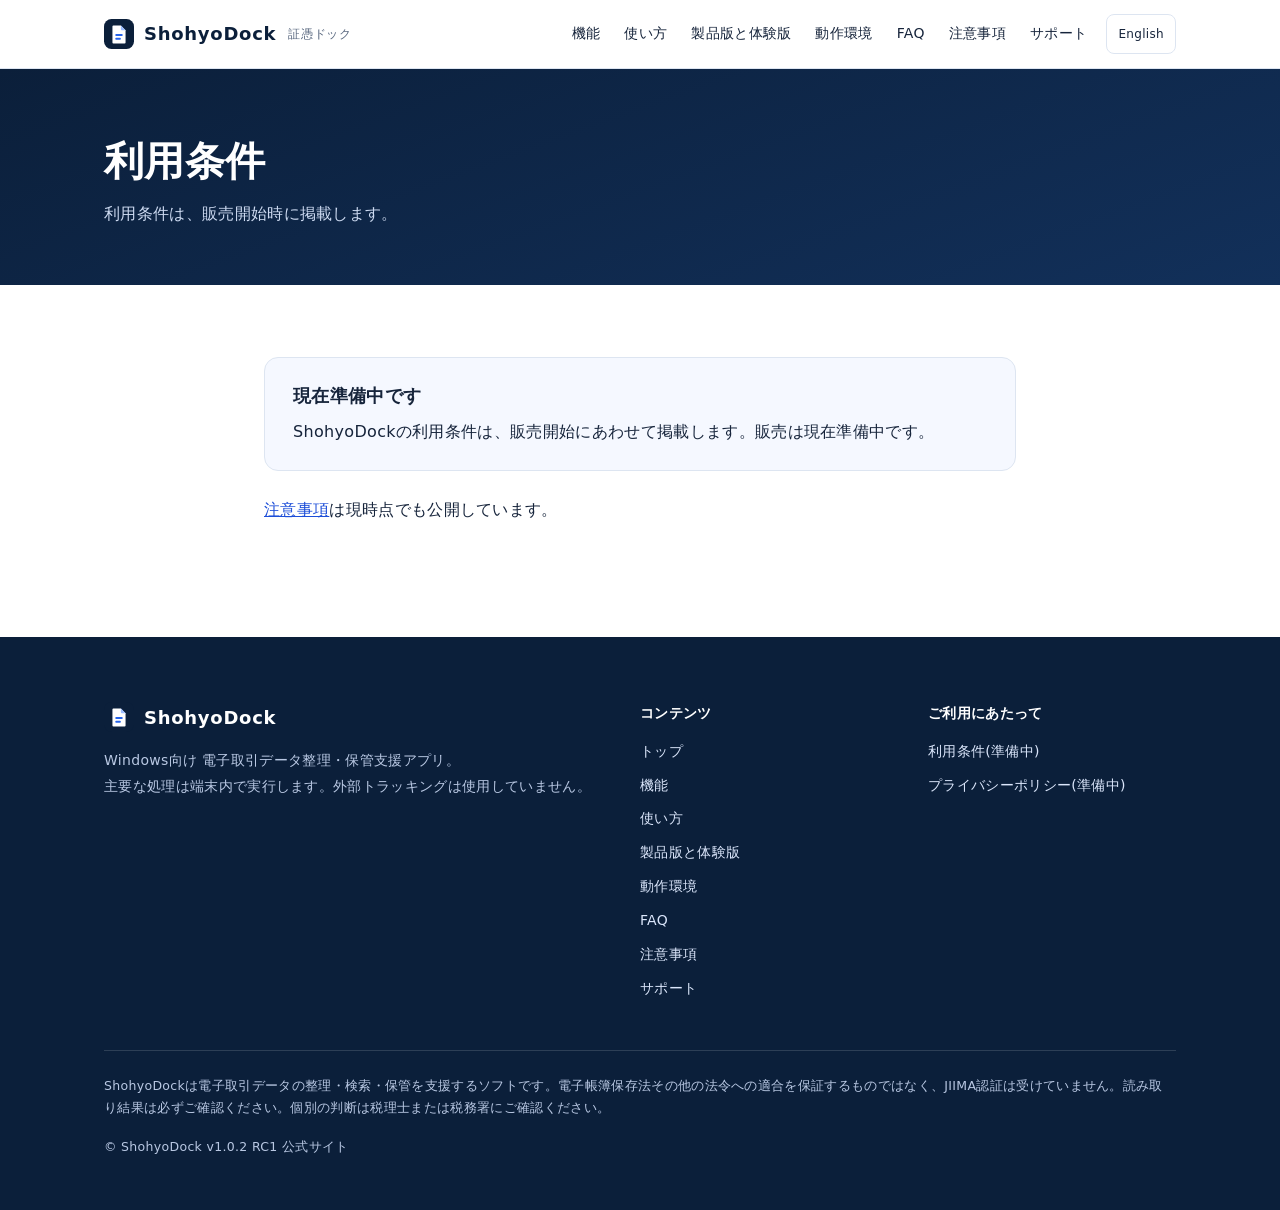
<file: terms.html>
<!doctype html>
<html lang="ja" data-root="">
<head>
<meta charset="utf-8">
<meta name="viewport" content="width=device-width, initial-scale=1">
<title>利用条件(準備中) | ShohyoDock(証憑ドック)</title>
<meta name="description" content="ShohyoDockの利用条件は販売開始時に掲載します。">
<meta name="theme-color" content="#0b1f3a">
<meta name="robots" content="noindex,follow">

<link rel="icon" href="assets/img/favicon.svg" type="image/svg+xml">
<meta property="og:type" content="website">
<meta property="og:site_name" content="ShohyoDock">
<meta property="og:title" content="利用条件(準備中) | ShohyoDock(証憑ドック)">
<meta property="og:description" content="ShohyoDockの利用条件は販売開始時に掲載します。">
<meta property="og:locale" content="ja_JP">
<meta property="og:image" content="assets/img/ogp.png">
<meta property="og:image:width" content="1200">
<meta property="og:image:height" content="630">
<meta property="og:image:alt" content="ShohyoDockの確認画面">

<meta name="twitter:card" content="summary_large_image">
<meta name="twitter:title" content="利用条件(準備中) | ShohyoDock(証憑ドック)">
<meta name="twitter:description" content="ShohyoDockの利用条件は販売開始時に掲載します。">
<meta name="twitter:image" content="assets/img/ogp.png">
<link rel="stylesheet" href="assets/css/style.css">

</head>
<body>
<a class="skip" href="#main">本文へ移動</a>
<header class="site-header"><div class="wrap">
<a class="brand" href="index.html"><img src="assets/img/favicon.svg" alt="" width="30" height="30">ShohyoDock<small>証憑ドック</small></a>
<button class="menu-btn" type="button" aria-label="メニュー" aria-expanded="false" aria-controls="site-nav"><svg viewBox="0 0 24 24" fill="none" stroke="currentColor" stroke-width="2" stroke-linecap="round"><path d="M4 7h16M4 12h16M4 17h16"/></svg></button>
<nav class="nav" id="site-nav" aria-label="メイン"><a href="features.html">機能</a><a href="how-to.html">使い方</a><a href="compare.html">製品版と体験版</a><a href="requirements.html">動作環境</a><a href="faq.html">FAQ</a><a href="notice.html">注意事項</a><a href="support.html">サポート</a><a class="lang" href="en/index.html" hreflang="en" lang="en">English</a></nav>
</div></header>
<main id="main">
<header class="page-head"><div class="wrap"><h1>利用条件</h1><p>利用条件は、販売開始時に掲載します。</p></div></header>
<section class="prose-sec"><div class="wrap narrow prose">
<div class="callout"><h3>現在準備中です</h3>
<p>ShohyoDockの利用条件は、販売開始にあわせて掲載します。販売は現在準備中です。</p></div>
<p><a href="notice.html">注意事項</a>は現時点でも公開しています。</p>
</div></section>
</main>
<footer class="site-footer"><div class="wrap">
<div class="foot-grid">
<div><a class="brand" href="index.html" style="color:#fff"><img src="assets/img/favicon.svg" alt="" width="30" height="30">ShohyoDock</a><p style="margin-top:14px">Windows向け 電子取引データ整理・保管支援アプリ。<br>主要な処理は端末内で実行します。外部トラッキングは使用していません。</p></div>
<div><h4>コンテンツ</h4><ul><li><a href="index.html">トップ</a></li><li><a href="features.html">機能</a></li><li><a href="how-to.html">使い方</a></li><li><a href="compare.html">製品版と体験版</a></li><li><a href="requirements.html">動作環境</a></li><li><a href="faq.html">FAQ</a></li><li><a href="notice.html">注意事項</a></li><li><a href="support.html">サポート</a></li></ul></div>
<div><h4>ご利用にあたって</h4><ul><li><a href="terms.html">利用条件(準備中)</a></li><li><a href="privacy.html">プライバシーポリシー(準備中)</a></li></ul></div>
</div>
<p class="foot-note">ShohyoDockは電子取引データの整理・検索・保管を支援するソフトです。電子帳簿保存法その他の法令への適合を保証するものではなく、JIIMA認証は受けていません。読み取り結果は必ずご確認ください。個別の判断は税理士または税務署にご確認ください。</p>
<p class="foot-note" style="border:0;padding-top:0">&copy; ShohyoDock v1.0.2 RC1 公式サイト</p>
</div></footer>
<script src="config.js"></script>
<script src="assets/js/main.js"></script>
</body>
</html>
</file>
<file: assets/css/style.css>
:root{
  --navy:#0b1f3a; --navy-2:#12305a; --blue:#2563eb; --blue-d:#1d4ed8; --blue-l:#eaf1ff; --sky:#f5f8ff;
  --ink:#16243b; --muted:#56657d; --line:#dde5f1; --white:#fff; --warn-bg:#fff8e6; --warn-line:#f0d58a; --warn-ink:#5b4300;
  --radius:14px; --maxw:1120px;
  --font:"Yu Gothic UI","Yu Gothic","Hiragino Sans","Hiragino Kaku Gothic ProN","Meiryo",system-ui,sans-serif;
}
*{box-sizing:border-box}
html{scroll-behavior:smooth;-webkit-text-size-adjust:100%}
body{margin:0;font-family:var(--font);color:var(--ink);background:var(--white);line-height:1.85;font-size:16px;letter-spacing:.02em}
img{max-width:100%;height:auto;display:block}
a{color:var(--blue-d)}
a:hover{color:var(--navy)}
:focus-visible{outline:3px solid #93b4ff;outline-offset:2px}
.wrap{max-width:var(--maxw);margin:0 auto;padding:0 24px}
.skip{position:absolute;left:-999px;top:0;background:var(--navy);color:#fff;padding:8px 14px;z-index:100}
.skip:focus{left:8px;top:8px}

/* header */
.site-header{position:sticky;top:0;z-index:50;background:rgba(255,255,255,.94);backdrop-filter:blur(8px);border-bottom:1px solid var(--line)}
.site-header .wrap{display:flex;align-items:center;justify-content:space-between;height:68px;gap:16px}
.brand{display:flex;align-items:center;gap:10px;text-decoration:none;color:var(--navy);font-weight:700;font-size:18px;letter-spacing:.04em}
.brand img{width:30px;height:30px}
.brand small{font-weight:500;font-size:12px;color:var(--muted);margin-left:2px}
.nav{display:flex;align-items:center;gap:2px}
.nav a{color:var(--ink);text-decoration:none;font-size:14px;padding:8px 11px;border-radius:8px;white-space:nowrap}
.nav a:hover{background:var(--blue-l)}
.nav a[aria-current="page"]{color:var(--blue-d);font-weight:700;background:var(--blue-l)}
.nav .lang{border:1px solid var(--line);margin-left:6px;font-size:12px}
.menu-btn{display:none;background:none;border:1px solid var(--line);border-radius:8px;width:44px;height:44px;cursor:pointer;color:var(--navy)}
.menu-btn svg{width:22px;height:22px}

/* buttons */
.btn{display:inline-flex;align-items:center;justify-content:center;gap:8px;font:inherit;font-weight:700;font-size:16px;text-decoration:none;padding:14px 28px;border-radius:999px;border:1.5px solid transparent;cursor:pointer;min-height:48px;transition:background .15s,transform .15s}
.btn-primary{background:var(--blue);color:#fff}
.btn-primary:hover{background:var(--blue-d);color:#fff;transform:translateY(-1px)}
.btn-outline{background:#fff;color:var(--navy);border-color:var(--navy)}
.btn-outline:hover{background:var(--blue-l);color:var(--navy)}
.btn-ghost{background:transparent;color:#fff;border-color:rgba(255,255,255,.55)}
.btn-ghost:hover{background:rgba(255,255,255,.1);color:#fff}
.btn.is-disabled{opacity:.75;cursor:not-allowed;pointer-events:none;border-style:dashed}
.btn-sm{padding:8px 18px;font-size:14px;min-height:40px}
.cta-row{display:flex;flex-wrap:wrap;gap:14px;align-items:center}
.cta-note{font-size:13px;color:var(--muted);margin:10px 0 0}
.hero .cta-note{color:#b9c8e3}

/* hero */
.hero{background:linear-gradient(160deg,var(--navy) 0%,var(--navy-2) 70%,#173f77 100%);color:#fff;padding:88px 0 0;position:relative;overflow:hidden}
.hero .eyebrow{color:#9bbcff}
.hero h1{font-size:clamp(30px,5vw,52px);line-height:1.35;margin:0 0 20px;font-weight:700;letter-spacing:.03em}
.hero p.lead{font-size:clamp(16px,2vw,19px);color:#d3def2;max-width:720px;margin:0 0 32px}
.hero-shot{margin:64px auto -1px;max-width:1040px}
.hero-meta{display:flex;flex-wrap:wrap;gap:10px 22px;margin:28px 0 0;padding:0;list-style:none;font-size:14px;color:#c4d3ee}
.hero-meta li::before{content:"";display:inline-block;width:6px;height:6px;border-radius:50%;background:#6ea0ff;margin-right:8px;vertical-align:middle}
.page-head{background:linear-gradient(160deg,var(--navy),var(--navy-2));color:#fff;padding:64px 0 56px}
.page-head h1{margin:0 0 10px;font-size:clamp(26px,4vw,40px);line-height:1.4}
.page-head p{margin:0;color:#cddaf1;max-width:720px}
.eyebrow{font-size:13px;font-weight:700;letter-spacing:.16em;color:var(--blue);margin:0 0 12px;text-transform:uppercase}

/* sections */
section{padding:96px 0}
section.tint{background:var(--sky)}
section.navy{background:var(--navy);color:#fff}
section.navy .eyebrow{color:#9bbcff}
section.navy p{color:#cddaf1}
h2{font-size:clamp(24px,3.4vw,34px);line-height:1.45;margin:0 0 20px;color:var(--navy);font-weight:700}
section.navy h2{color:#fff}
h3{font-size:20px;line-height:1.5;margin:0 0 10px;color:var(--navy)}
p{margin:0 0 16px}
.sec-lead{max-width:720px;color:var(--muted);margin-bottom:48px}
.narrow{max-width:800px}
.prose h2{margin-top:56px;font-size:26px}
.prose h2:first-child{margin-top:0}
.prose h3{margin-top:32px}
.prose ul,.prose ol{padding-left:1.4em;margin:0 0 20px}
.prose li{margin-bottom:6px}
.prose-sec{padding:72px 0 96px}

/* grids/cards */
.grid{display:grid;gap:24px}
.g3{grid-template-columns:repeat(3,1fr)}
.g2{grid-template-columns:repeat(2,1fr)}
.card{background:#fff;border:1px solid var(--line);border-radius:var(--radius);padding:32px 28px}
.card h3{font-size:18px}
.card p{color:var(--muted);margin:0;font-size:15px}
.num{display:inline-flex;width:36px;height:36px;border-radius:50%;background:var(--blue-l);color:var(--blue-d);align-items:center;justify-content:center;font-weight:700;margin-bottom:14px}
.trust{background:var(--sky);border-bottom:1px solid var(--line);padding:0}
.trust ul{display:grid;grid-template-columns:repeat(4,1fr);gap:0;margin:0;padding:0;list-style:none}
.trust li{padding:26px 18px;text-align:center;font-size:14px;color:var(--muted);border-left:1px solid var(--line)}
.trust li:first-child{border-left:0}
.trust b{display:block;color:var(--navy);font-size:17px;margin-bottom:2px}

/* feature rows */
.row{display:grid;grid-template-columns:5fr 7fr;gap:56px;align-items:center;margin-bottom:96px}
.row:last-child{margin-bottom:0}
.row.rev{grid-template-columns:7fr 5fr}
.row.rev .row-text{order:2}
.row-text h3{font-size:clamp(22px,2.6vw,28px);margin-bottom:14px}
.row-text p,.row-text li{color:var(--muted)}
.row-text ul{padding-left:1.3em;margin:0 0 16px}

/* screenshots */
.shot{margin:0}
.shot-frame{background:#0e141b;border-radius:12px;overflow:hidden;box-shadow:0 24px 60px -18px rgba(11,31,58,.45),0 0 0 1px rgba(11,31,58,.12)}
.shot-bar{display:flex;align-items:center;gap:6px;padding:9px 14px;background:#e9eef6;border-bottom:1px solid #cfd8e6}
.shot-bar i{width:10px;height:10px;border-radius:50%;background:#b8c4d8;display:block}
.shot-bar span{margin-left:10px;font-size:12px;color:#506078}
.shot button{display:block;width:100%;padding:0;border:0;background:none;cursor:zoom-in}
.shot img{width:100%;height:auto}
.shot figcaption{font-size:13px;color:var(--muted);margin-top:12px;text-align:center}
.hero .shot figcaption{color:#aebfdc}
.lightbox{position:fixed;inset:0;background:rgba(6,16,32,.88);display:none;align-items:center;justify-content:center;padding:20px;z-index:200;cursor:zoom-out}
.lightbox.open{display:flex}
.lightbox img{max-width:100%;max-height:100%;border-radius:8px;box-shadow:0 20px 60px rgba(0,0,0,.5)}

/* callouts */
.callout{border-radius:var(--radius);padding:24px 28px;margin:0 0 24px;border:1px solid var(--line);background:var(--sky)}
.callout.warn{background:var(--warn-bg);border-color:var(--warn-line);color:var(--warn-ink)}
.callout h3,.callout h2{margin:0 0 8px;font-size:18px;color:inherit}
.callout p:last-child,.callout ul:last-child{margin-bottom:0}
.callout ul{margin:8px 0 0;padding-left:1.3em}
.pending{background:#eef2f8;border:1px dashed #9fb0cc;color:#3b4a63;border-radius:10px;padding:10px 14px;font-size:14px}

/* table */
.table-wrap{overflow-x:auto;border:1px solid var(--line);border-radius:var(--radius);background:#fff}
table{border-collapse:collapse;width:100%;font-size:15px;min-width:560px}
th,td{padding:16px 20px;text-align:left;border-bottom:1px solid var(--line);vertical-align:top}
thead th{background:var(--navy);color:#fff;font-weight:700}
tbody th{background:var(--sky);width:28%;color:var(--navy)}
tbody tr:last-child th,tbody tr:last-child td{border-bottom:0}
.ok{color:#14733f;font-weight:700}.no{color:#8a5a00;font-weight:700}

/* lists */
.checks,.crosses{list-style:none;padding:0;margin:0}
.checks li,.crosses li{position:relative;padding-left:30px;margin-bottom:12px}
.checks li::before{content:"";position:absolute;left:4px;top:.55em;width:10px;height:6px;border-left:2.5px solid var(--blue);border-bottom:2.5px solid var(--blue);transform:rotate(-45deg)}
.crosses li::before{content:"×";position:absolute;left:3px;top:0;color:#8a5a00;font-weight:700}

/* steps */
.steps{counter-reset:s;list-style:none;padding:0;margin:0}
.steps>li{counter-increment:s;position:relative;padding:0 0 56px 64px}
.steps>li::before{content:counter(s);position:absolute;left:0;top:0;width:44px;height:44px;border-radius:50%;background:var(--blue);color:#fff;display:flex;align-items:center;justify-content:center;font-weight:700}
.steps>li::after{content:"";position:absolute;left:21px;top:52px;bottom:8px;width:2px;background:var(--line)}
.steps>li:last-child{padding-bottom:0}.steps>li:last-child::after{display:none}
.steps h3{margin-top:6px}
.steps .shot{margin-top:20px;max-width:760px}

/* faq */
details{border:1px solid var(--line);border-radius:12px;background:#fff;margin-bottom:12px;overflow:hidden}
summary{cursor:pointer;padding:18px 56px 18px 22px;font-weight:700;color:var(--navy);list-style:none;position:relative}
summary::-webkit-details-marker{display:none}
summary::after{content:"+";position:absolute;right:22px;top:50%;transform:translateY(-50%);font-size:22px;color:var(--blue);font-weight:400}
details[open] summary::after{content:"−"}
details[open] summary{border-bottom:1px solid var(--line);background:var(--sky)}
details .ans{padding:18px 22px 6px}
.faq-group{margin:48px 0 16px;font-size:20px}

/* price */
.price{font-size:clamp(40px,6vw,56px);font-weight:700;color:var(--navy);line-height:1.2;margin:6px 0}
.price small{font-size:16px;font-weight:500;color:var(--muted);margin-left:6px}
.cta-band{text-align:center}
.cta-band .cta-row{justify-content:center}
.cta-band .sec-lead{margin-left:auto;margin-right:auto}

/* footer */
.site-footer{background:var(--navy);color:#b9c8e3;padding:64px 0 36px;font-size:14px}
.site-footer a{color:#dbe6fb;text-decoration:none}
.site-footer a:hover{text-decoration:underline}
.foot-grid{display:grid;grid-template-columns:2fr 1fr 1fr;gap:40px;margin-bottom:40px}
.site-footer h4{color:#fff;margin:0 0 12px;font-size:14px}
.site-footer ul{list-style:none;margin:0;padding:0}
.site-footer li{margin-bottom:8px}
.foot-note{border-top:1px solid rgba(255,255,255,.14);padding-top:24px;font-size:12.5px;line-height:1.8}

@media (max-width:1020px){
  .menu-btn{display:inline-flex;align-items:center;justify-content:center}
  .nav{position:absolute;left:0;right:0;top:68px;background:#fff;border-bottom:1px solid var(--line);flex-direction:column;align-items:stretch;padding:12px 20px 20px;display:none;box-shadow:0 20px 30px rgba(11,31,58,.1)}
  .nav.open{display:flex}
  .nav a{padding:14px 12px;font-size:16px}
  .nav .lang{margin:8px 0 0;text-align:center}
}
@media (max-width:820px){
  section{padding:60px 0}
  .hero{padding-top:56px}
  .hero-shot{margin-top:40px}
  .g3,.g2,.row,.row.rev{grid-template-columns:1fr}
  .row{gap:28px;margin-bottom:64px}
  .row.rev .row-text{order:0}
  .trust ul{grid-template-columns:1fr 1fr}
  .trust li:nth-child(odd){border-left:0}
  .trust li:nth-child(n+3){border-top:1px solid var(--line)}
  .foot-grid{grid-template-columns:1fr;gap:28px}
  .wrap{padding:0 16px}
  .card{padding:24px 20px}
  .steps>li{padding-left:56px}
  .btn{width:100%}
  .cta-row{flex-direction:column;align-items:stretch}
  .prose-sec{padding:48px 0 64px}
  .page-head{padding:44px 0 38px}
  .brand small{display:none}
}
@media (prefers-reduced-motion:reduce){html{scroll-behavior:auto}.btn{transition:none}}
</file>
